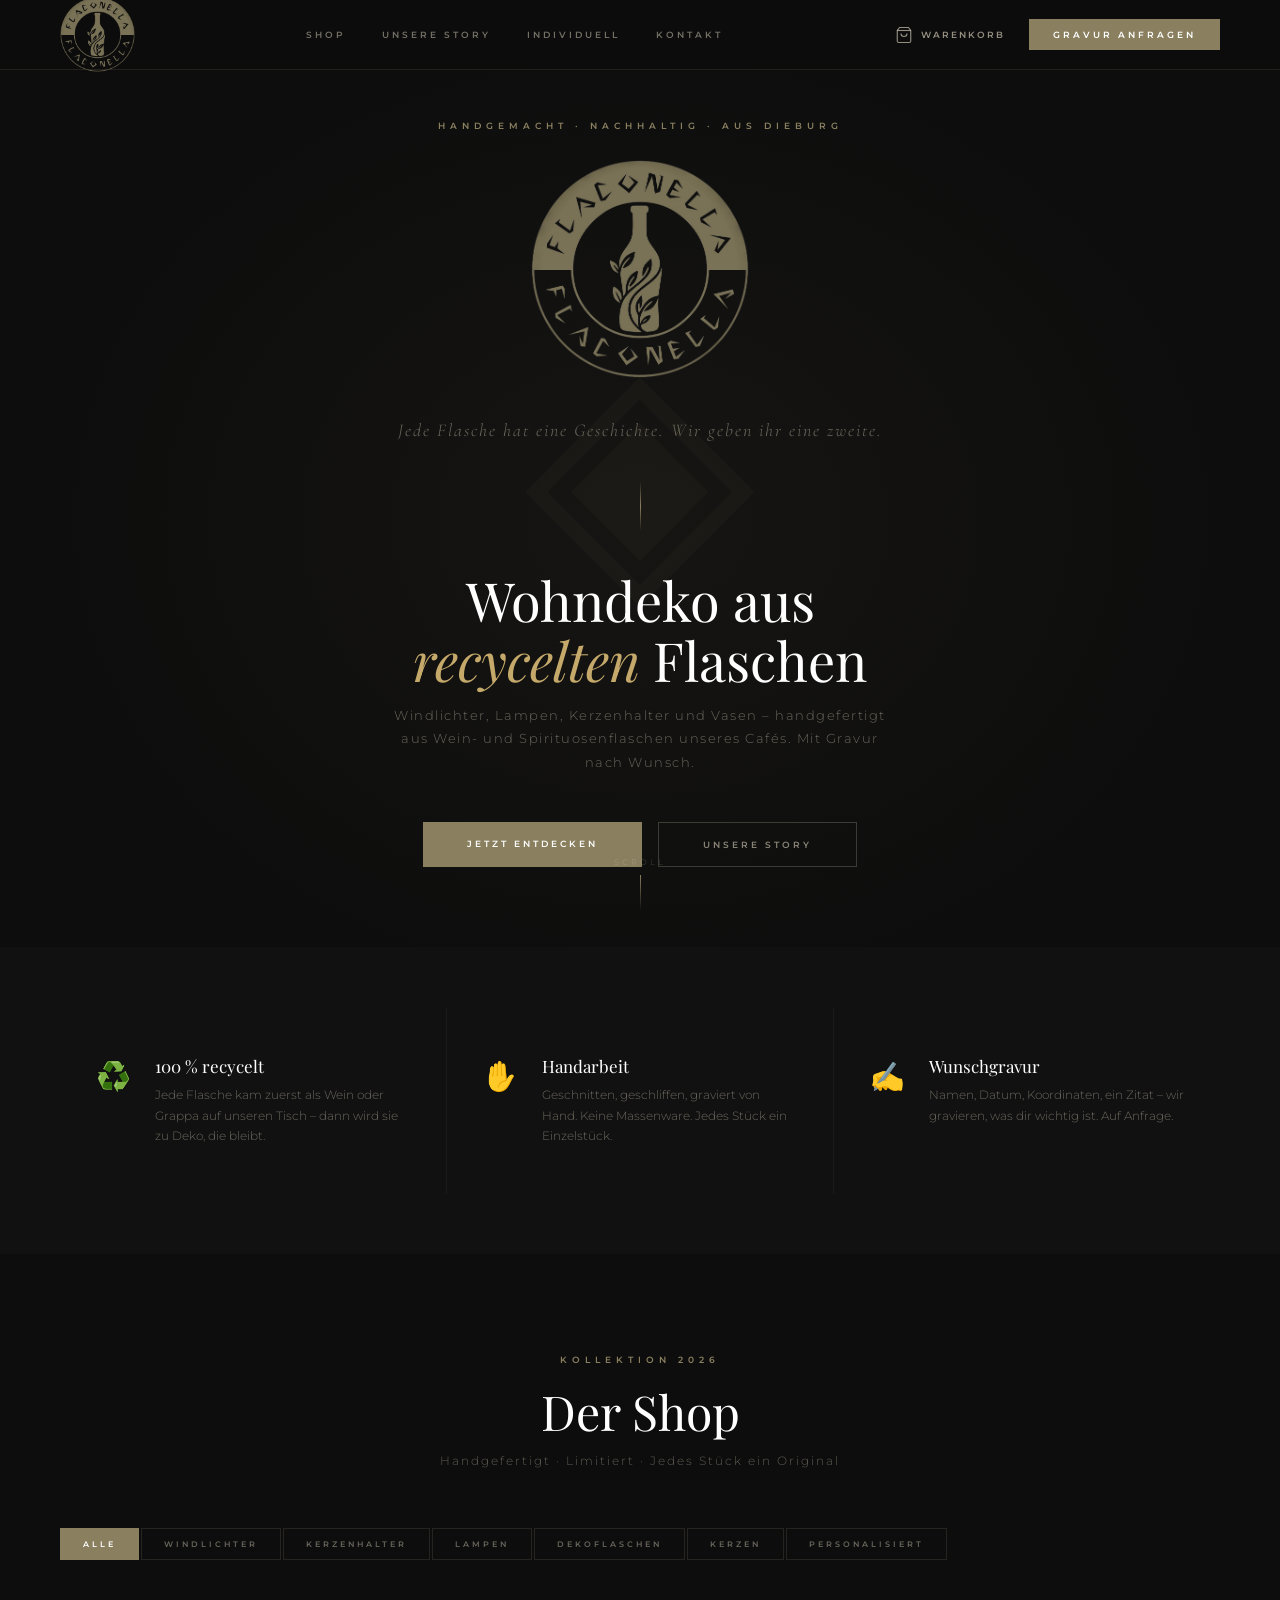
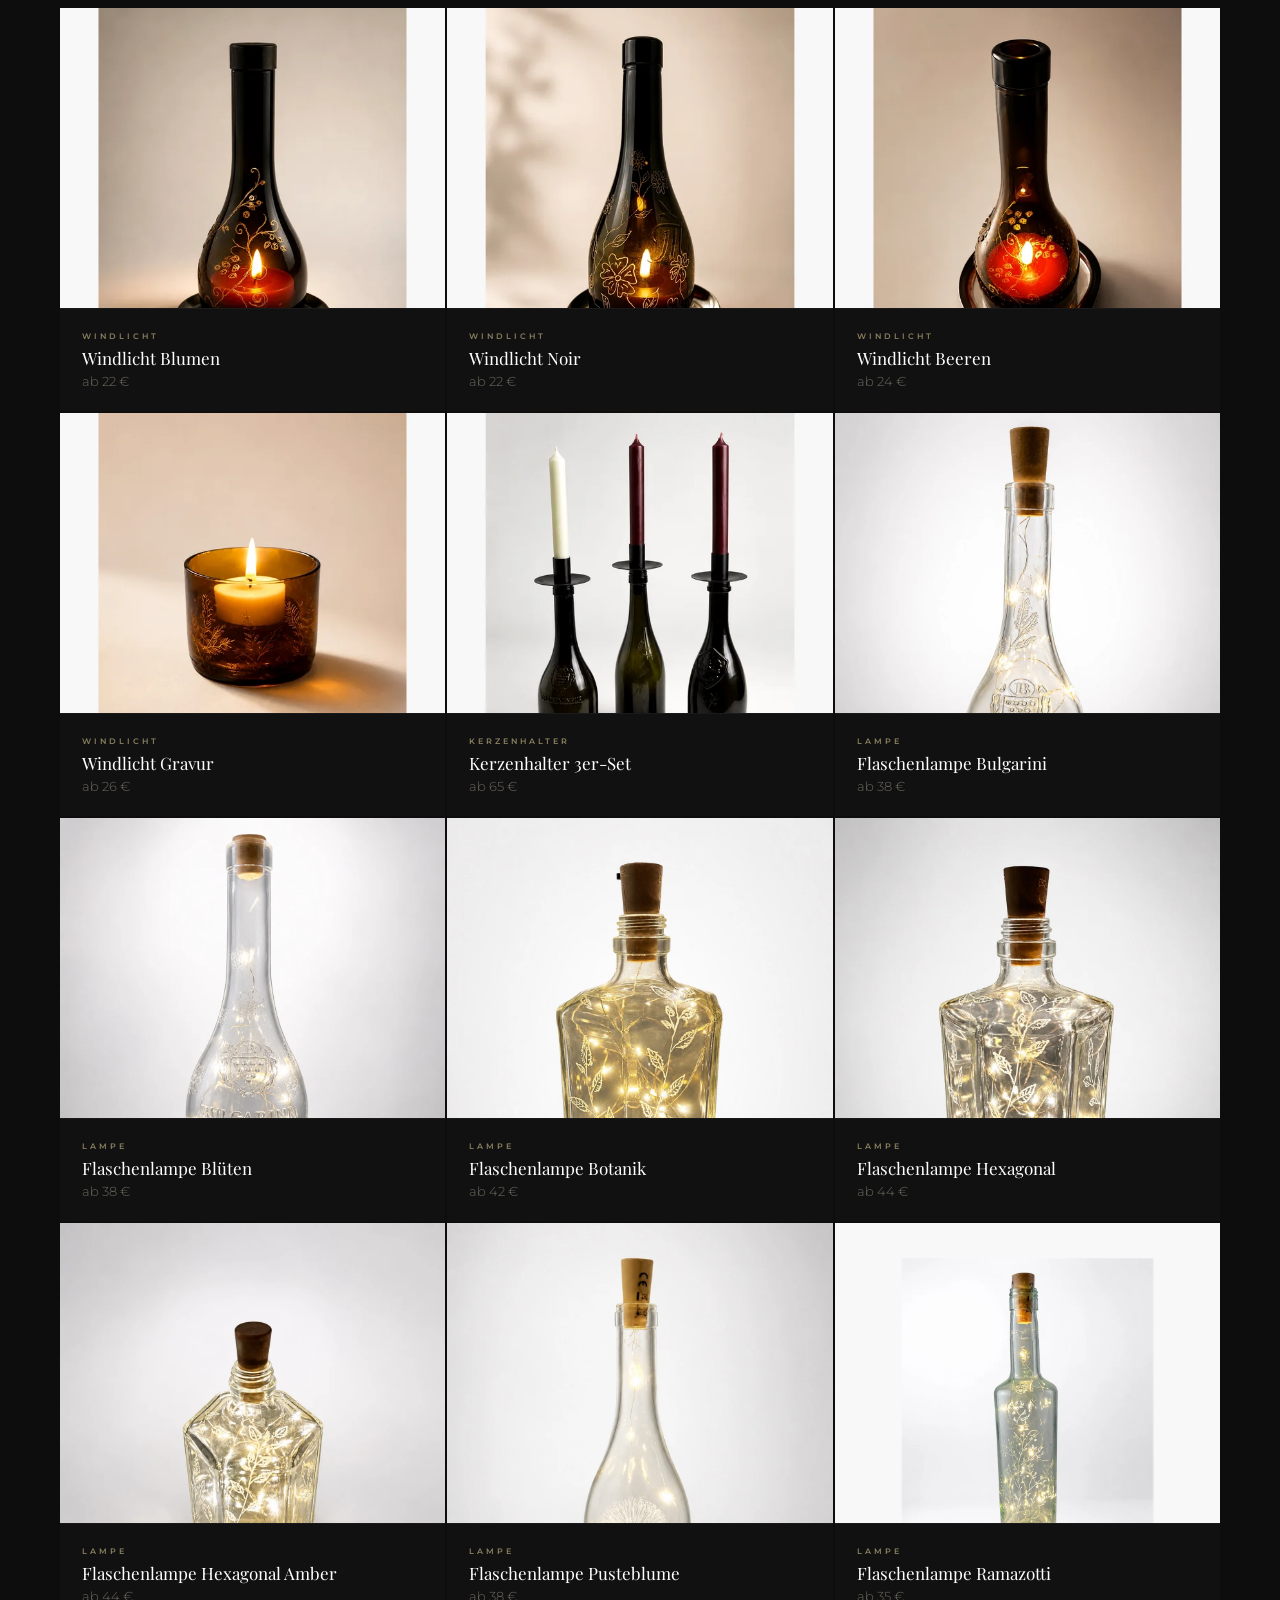
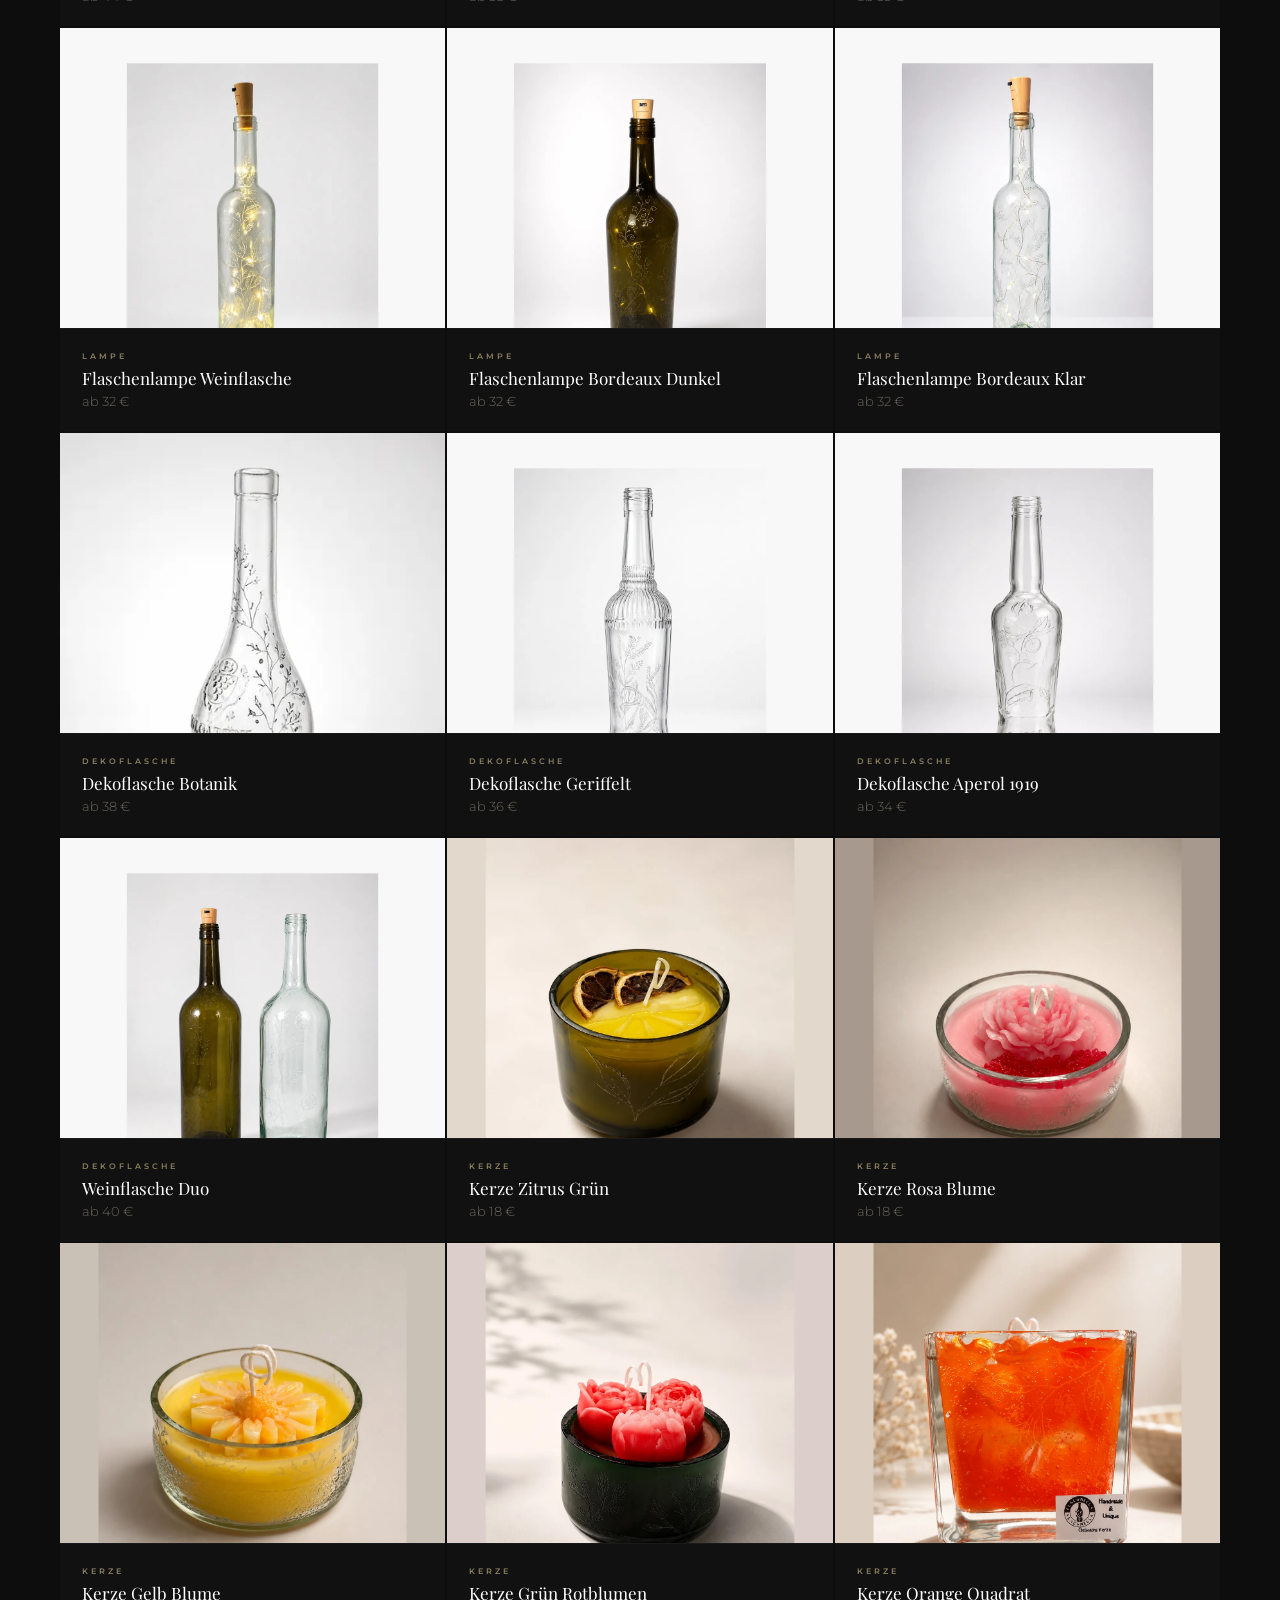
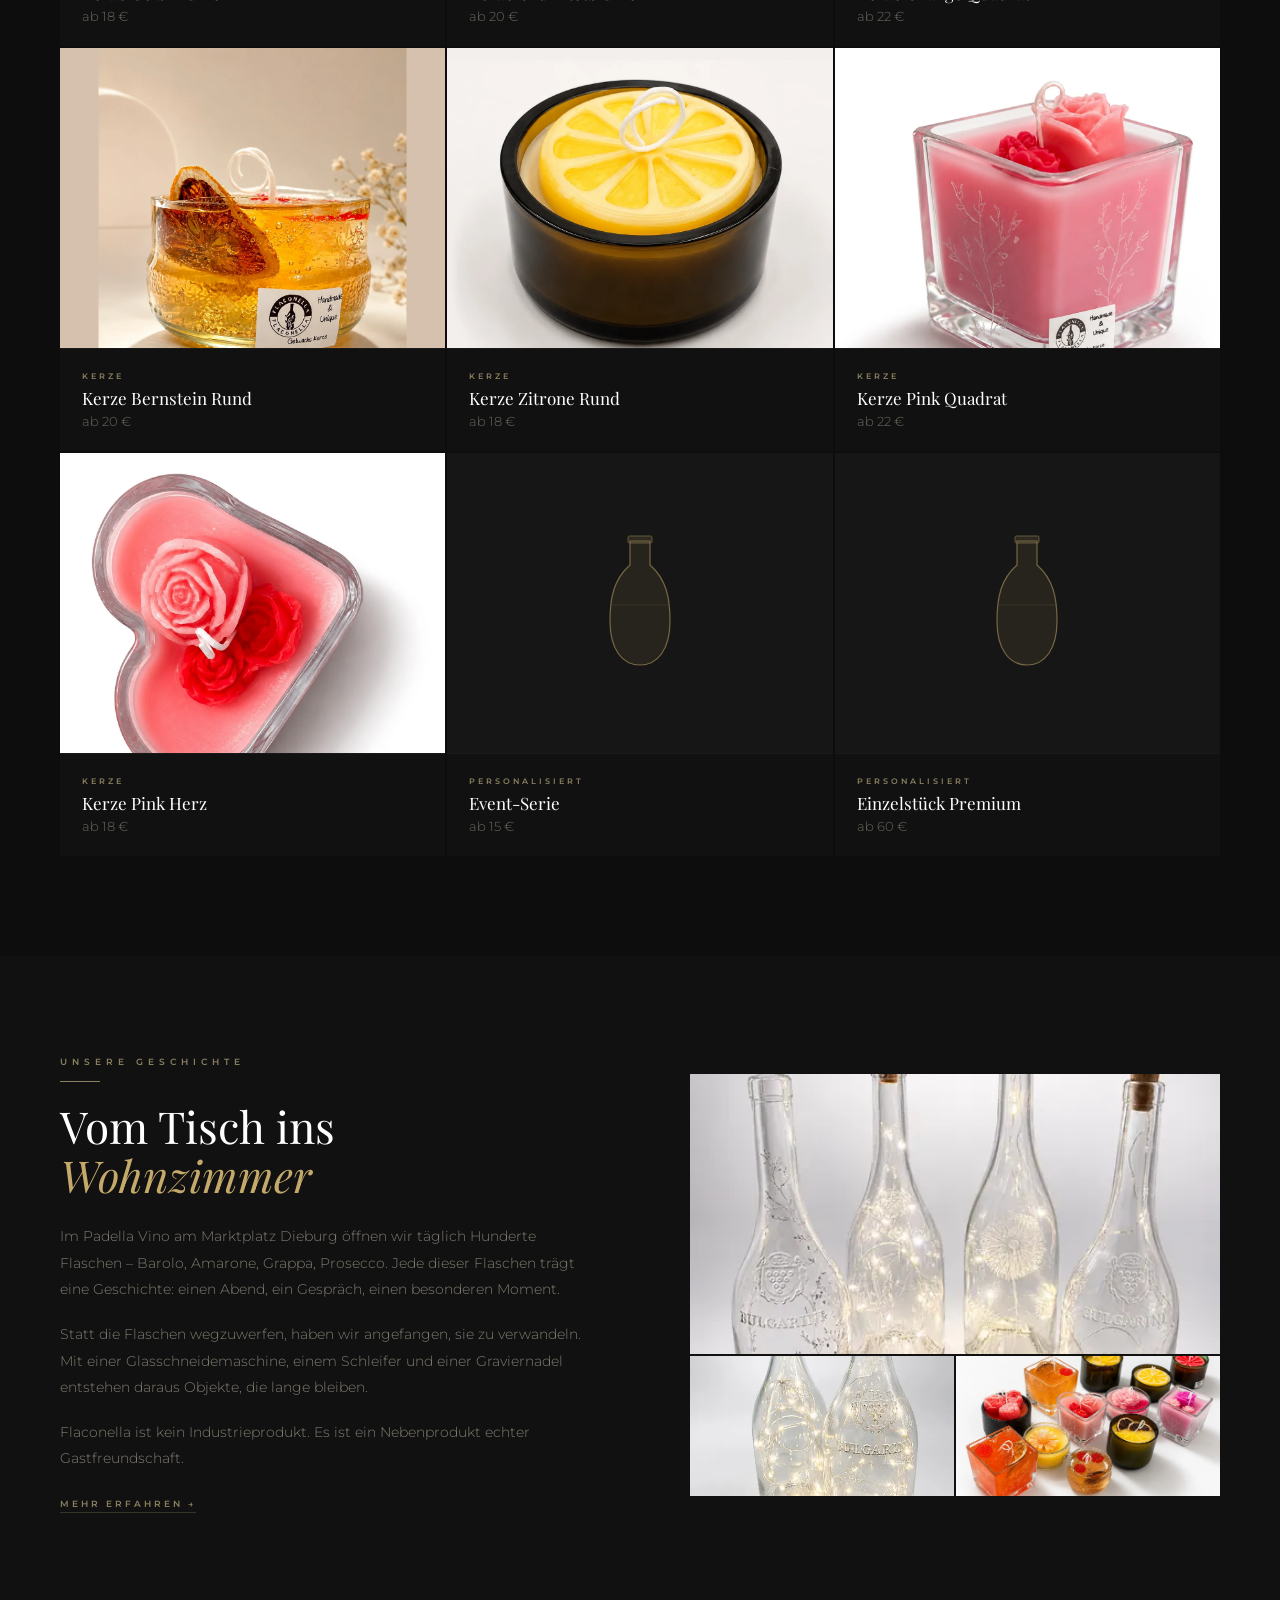
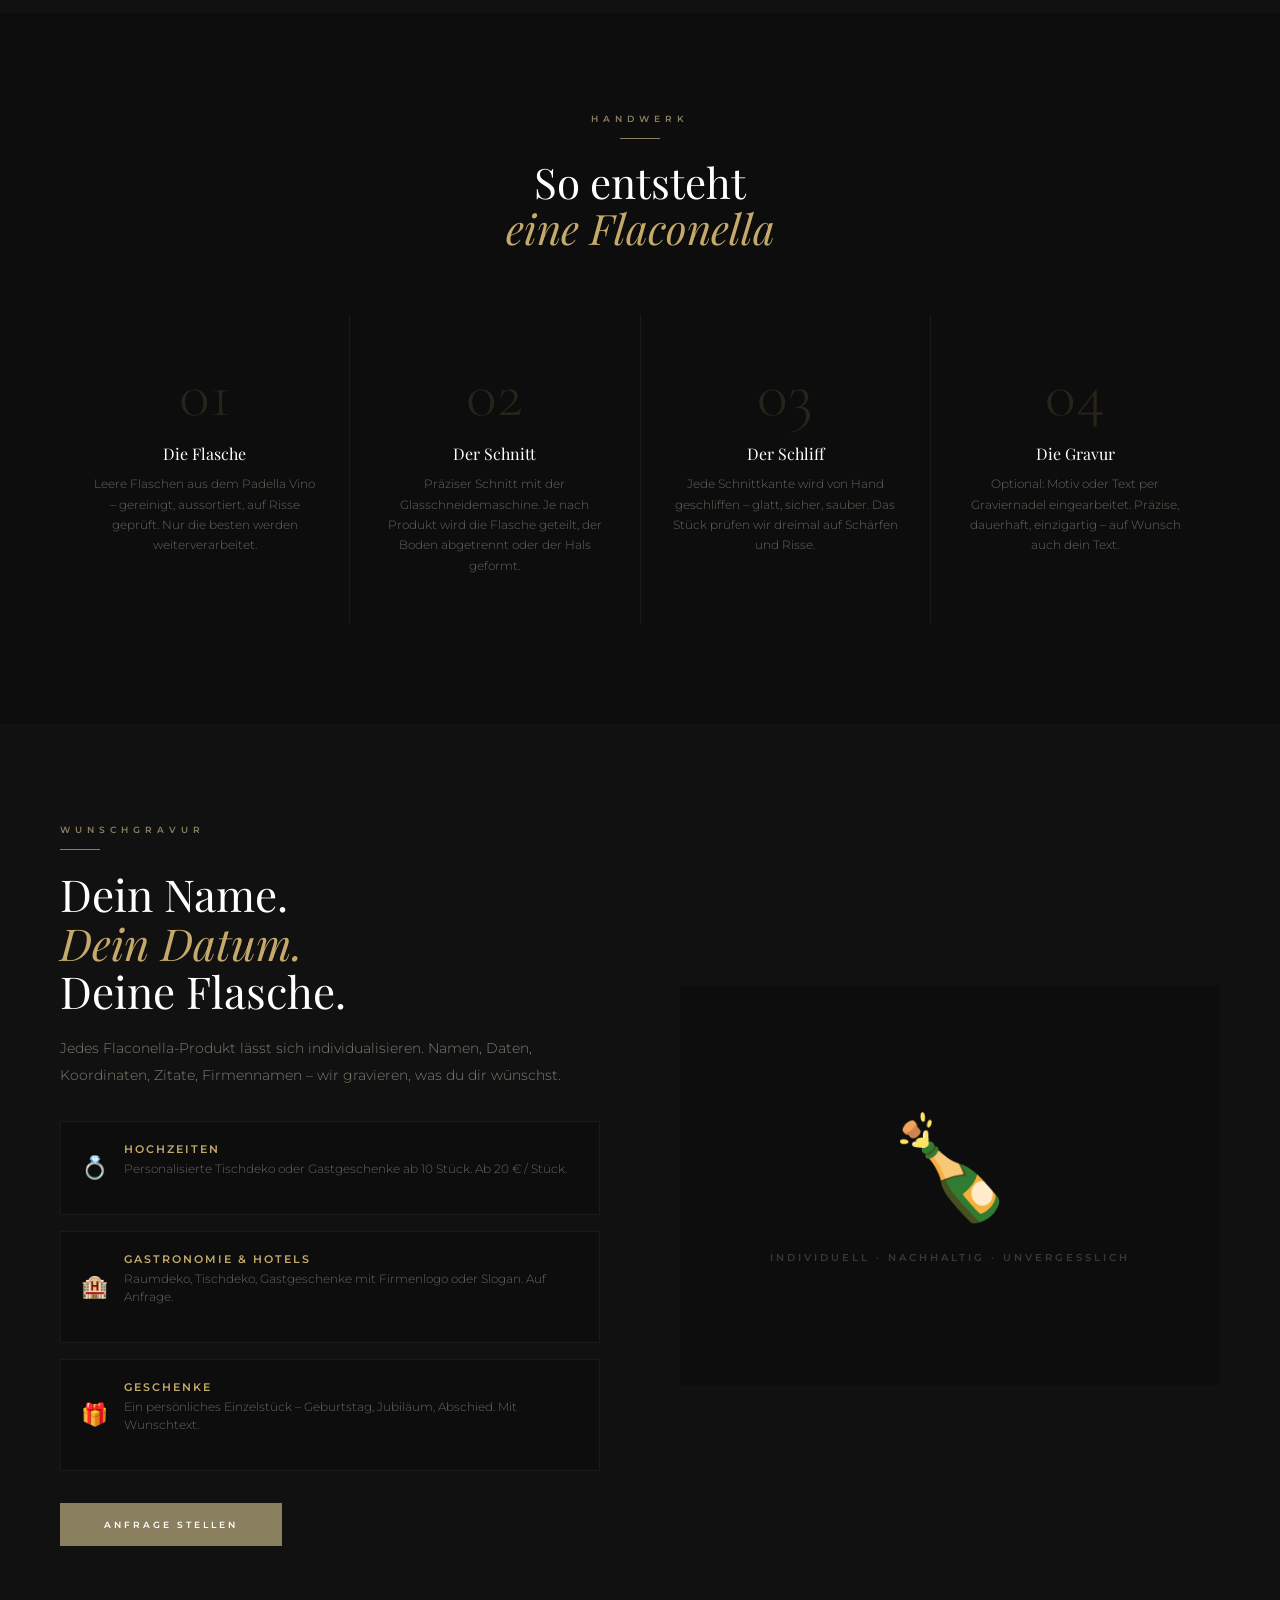
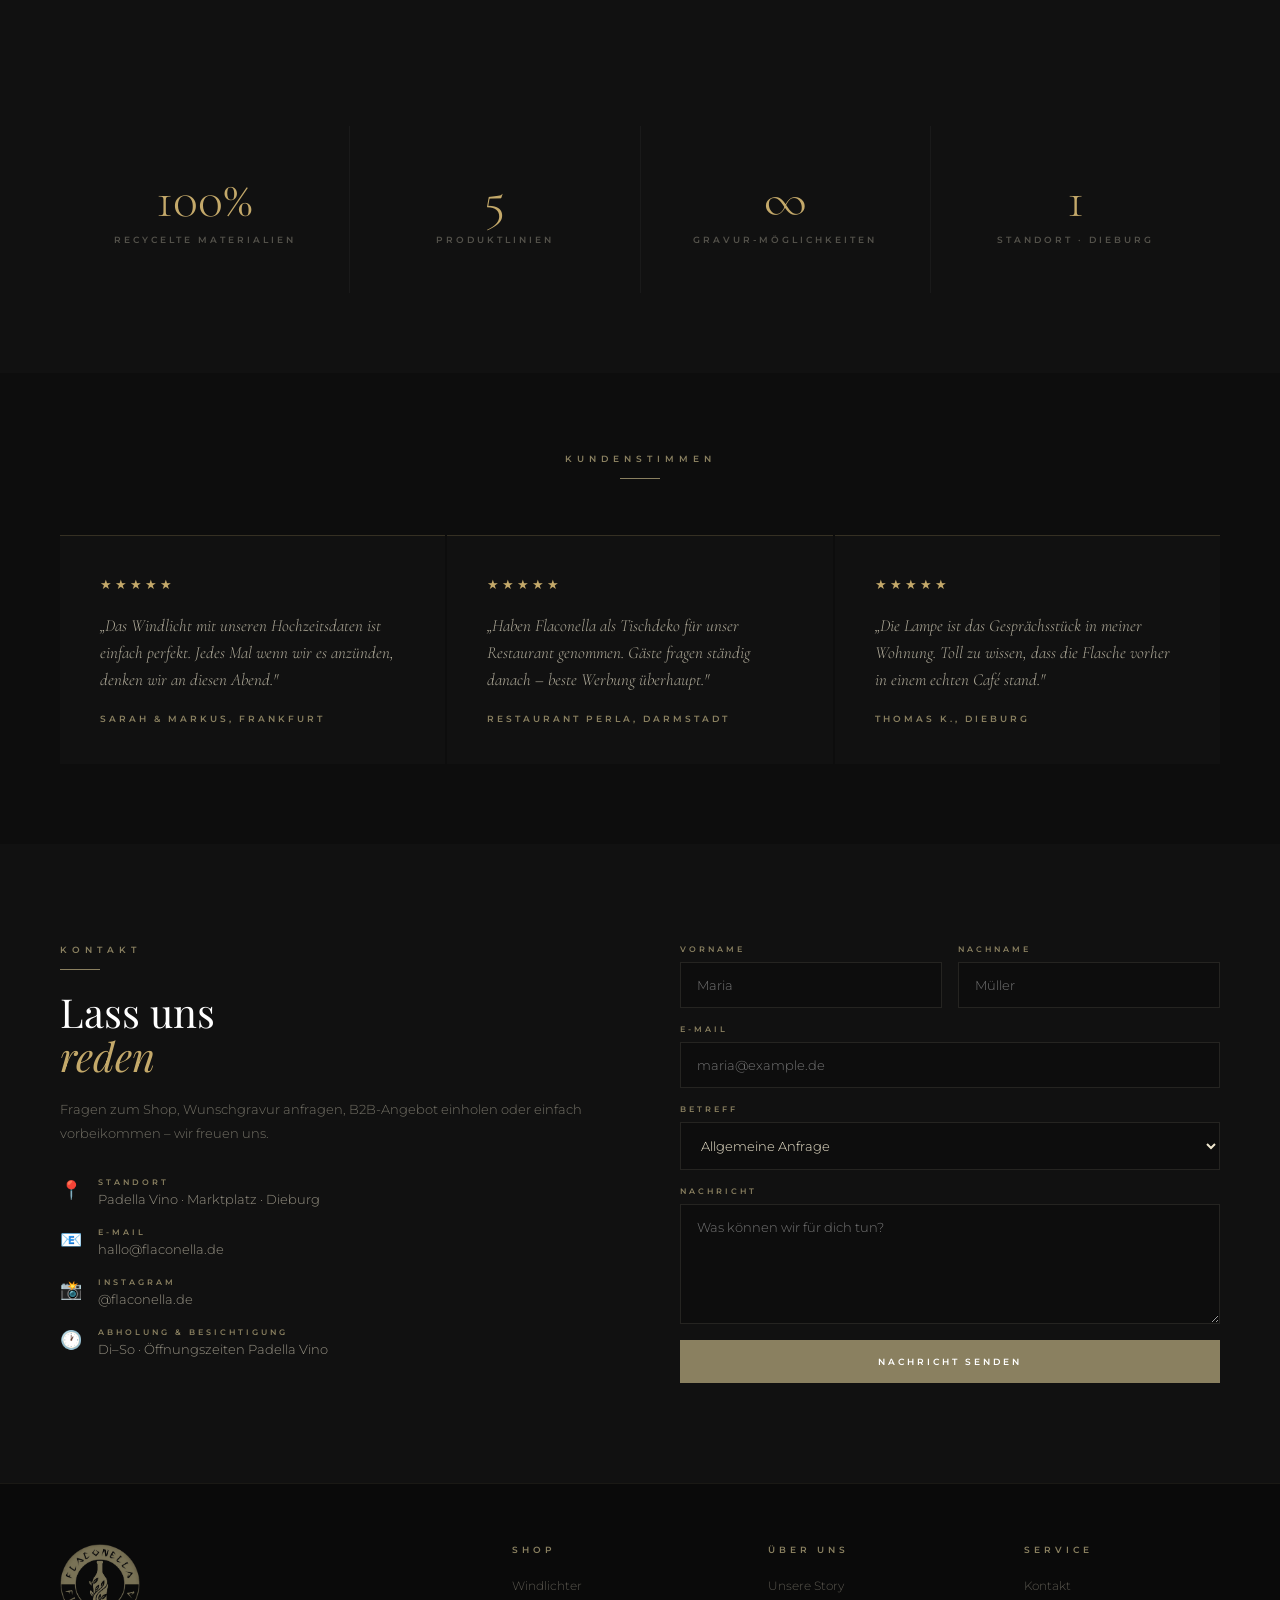
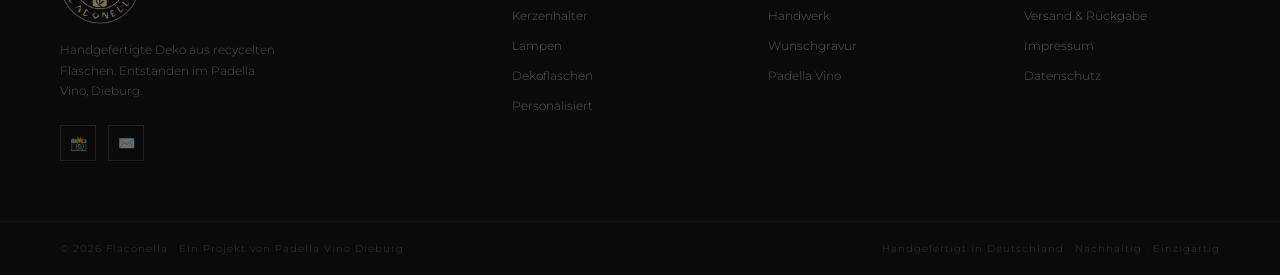
<file: index.html>
<!DOCTYPE html>
<html lang="de">
<head>
<meta charset="UTF-8">
<meta name="viewport" content="width=device-width, initial-scale=1.0">
<title>Flaconella – Handgefertigte Deko aus recycelten Flaschen</title>
<link href="https://fonts.googleapis.com/css2?family=Playfair+Display:ital,wght@0,400;0,700;1,400&family=Cormorant+Garamond:wght@300;400;500;600&family=Montserrat:wght@300;400;600&display=swap" rel="stylesheet">
<style>
*{margin:0;padding:0;box-sizing:border-box;}
html{scroll-behavior:smooth;}
body{font-family:'Montserrat',sans-serif;background:#0d0d0d;color:#f0e8d0;overflow-x:hidden;}

/* ── NAV ── */
nav{
  position:fixed;top:0;left:0;right:0;z-index:200;
  background:rgba(13,13,13,0.96);backdrop-filter:blur(12px);
  border-bottom:1px solid rgba(138,128,96,0.18);
  padding:0 60px;display:flex;align-items:center;justify-content:space-between;height:70px;
}
.nav-logo{text-decoration:none;display:flex;align-items:center;}
.nav-logo img{height:75px;width:auto;display:block;}
.nav-links{display:flex;gap:36px;}
.nav-links a{font-size:9px;letter-spacing:3px;text-transform:uppercase;color:rgba(240,232,208,0.45);text-decoration:none;transition:color 0.2s;font-weight:600;}
.nav-links a:hover{color:#c4a96a;}
.nav-right{display:flex;align-items:center;gap:24px;}
.nav-cart{background:none;border:none;cursor:pointer;display:flex;align-items:center;gap:8px;color:rgba(240,232,208,0.6);font-family:'Montserrat',sans-serif;font-size:9px;letter-spacing:2px;text-transform:uppercase;font-weight:600;transition:color 0.2s;position:relative;}
.nav-cart:hover{color:#c4a96a;}
.cart-badge{position:absolute;top:-6px;right:-10px;background:#c4a96a;color:#0d0d0d;font-size:9px;font-weight:700;width:18px;height:18px;border-radius:50%;display:flex;align-items:center;justify-content:center;opacity:0;transition:opacity 0.2s;}
.cart-badge.visible{opacity:1;}
.nav-cta{background:#8a8060;color:#fff;padding:10px 24px;font-size:9px;letter-spacing:3px;text-transform:uppercase;text-decoration:none;font-weight:600;transition:background 0.2s;}
.nav-cta:hover{background:#c4a96a;}
.nav-hamburger{display:none;flex-direction:column;gap:5px;cursor:pointer;background:none;border:none;}
.nav-hamburger span{width:22px;height:1px;background:#f0e8d0;transition:all 0.3s;}

/* ── HERO ── */
.hero{
  min-height:100vh;background:#0d0d0d;
  display:flex;flex-direction:column;align-items:center;justify-content:center;
  text-align:center;padding:120px 60px 80px;position:relative;overflow:hidden;
}
.hero::before{content:'';position:absolute;inset:0;background:radial-gradient(ellipse at 50% 55%,rgba(138,128,96,0.07) 0%,transparent 65%);}
.hero-tag{font-size:9px;letter-spacing:5px;text-transform:uppercase;color:#8a8060;margin-bottom:28px;font-weight:600;}
.hero-logo{margin-bottom:40px;display:flex;justify-content:center;}
.hero-logo img{width:220px;height:auto;display:block;position:relative;}
.hero-subtitle{font-family:'Cormorant Garamond',serif;font-size:18px;font-weight:300;font-style:italic;color:rgba(240,232,208,0.4);letter-spacing:2px;margin-bottom:40px;}
.hero-line{width:1px;height:50px;background:linear-gradient(to bottom,transparent,#8a8060,transparent);margin:0 auto 40px;}
.hero h1{font-family:'Playfair Display',serif;font-size:54px;font-weight:400;color:#fff;line-height:1.1;margin-bottom:14px;position:relative;max-width:700px;}
.hero h1 em{font-style:italic;color:#c4a96a;}
.hero-desc{font-size:13px;letter-spacing:1.5px;color:rgba(240,232,208,0.4);margin-bottom:48px;font-weight:300;max-width:500px;line-height:1.8;}
.hero-btns{display:flex;gap:16px;flex-wrap:wrap;justify-content:center;}
.btn-primary{background:#8a8060;color:#fff;padding:16px 44px;font-size:9px;letter-spacing:3px;text-transform:uppercase;text-decoration:none;font-weight:600;transition:background 0.2s;cursor:pointer;border:none;font-family:'Montserrat',sans-serif;}
.btn-primary:hover{background:#c4a96a;}
.btn-secondary{border:1px solid rgba(240,232,208,0.2);color:rgba(240,232,208,0.55);padding:16px 44px;font-size:9px;letter-spacing:3px;text-transform:uppercase;text-decoration:none;font-weight:600;transition:all 0.2s;cursor:pointer;background:none;font-family:'Montserrat',sans-serif;}
.btn-secondary:hover{border-color:#8a8060;color:#c4a96a;}
.hero-scroll{position:absolute;bottom:36px;left:50%;transform:translateX(-50%);display:flex;flex-direction:column;align-items:center;gap:8px;}
.hero-scroll span{font-size:8px;letter-spacing:3px;text-transform:uppercase;color:rgba(240,232,208,0.2);}
.scroll-line{width:1px;height:36px;background:linear-gradient(to bottom,#8a8060,transparent);}
.hero-deco{position:absolute;opacity:0.03;font-size:300px;font-family:'Cormorant Garamond',serif;color:#c4a96a;top:50%;left:50%;transform:translate(-50%,-50%);pointer-events:none;white-space:nowrap;}

/* ── SECTION COMMONS ── */
section{padding:100px 60px;}
.section-tag{font-size:9px;letter-spacing:5px;text-transform:uppercase;color:#8a8060;margin-bottom:14px;font-weight:600;display:block;}
.section-rule{width:40px;height:1px;background:#8a8060;margin-bottom:20px;}
.section-title{font-family:'Playfair Display',serif;font-size:42px;font-weight:400;color:#fff;line-height:1.1;margin-bottom:14px;}
.section-title em{font-style:italic;color:#c4a96a;}

/* ── HIGHLIGHTS ── */
.highlights{background:#111;padding:60px;}
.highlights-grid{display:grid;grid-template-columns:repeat(3,1fr);gap:1px;background:#1a1a1a;}
.highlight-item{background:#111;padding:48px 36px;display:flex;align-items:flex-start;gap:24px;}
.highlight-icon{font-size:28px;flex-shrink:0;margin-top:4px;}
.highlight-text h3{font-family:'Playfair Display',serif;font-size:17px;font-weight:400;color:#fff;margin-bottom:8px;}
.highlight-text p{font-size:12px;color:rgba(240,232,208,0.4);line-height:1.7;font-weight:300;}

/* ── SHOP ── */
.shop{background:#0d0d0d;}
.shop-header{text-align:center;margin-bottom:60px;}
.shop-header h2{font-family:'Playfair Display',serif;font-size:48px;font-weight:400;color:#fff;margin-bottom:10px;}
.shop-header p{font-size:12px;color:rgba(240,232,208,0.35);letter-spacing:2px;font-weight:300;}
.shop-filters{display:flex;gap:2px;margin-bottom:48px;flex-wrap:wrap;}
.filter-btn{background:none;border:1px solid rgba(240,232,208,0.1);color:rgba(240,232,208,0.4);padding:10px 22px;font-size:8px;letter-spacing:3px;text-transform:uppercase;font-weight:600;cursor:pointer;transition:all 0.2s;font-family:'Montserrat',sans-serif;}
.filter-btn:hover,.filter-btn.active{background:#8a8060;border-color:#8a8060;color:#fff;}
.shop-grid{display:grid;grid-template-columns:repeat(3,1fr);gap:2px;}
.product-card{background:#111;position:relative;overflow:hidden;cursor:pointer;transition:transform 0.3s;}
.product-card:hover{transform:translateY(-2px);}
.product-card:hover .product-overlay{opacity:1;}
.product-img{width:100%;height:300px;background:#161616;display:flex;align-items:center;justify-content:center;position:relative;overflow:hidden;}
.product-img img{width:100%;height:100%;object-fit:cover;object-position:center top;transition:transform 0.5s ease;}
.product-card:hover .product-img img{transform:scale(1.04);}
.product-img svg{transition:transform 0.4s;}
.product-card:hover .product-img svg{transform:scale(1.05);}
.modal-img img{width:100%;height:100%;object-fit:cover;object-position:center top;}
.product-overlay{position:absolute;inset:0;background:rgba(13,13,13,0.88);opacity:0;transition:opacity 0.3s;display:flex;align-items:center;justify-content:center;gap:12px;flex-direction:column;}
.overlay-btn{border:1px solid rgba(196,169,106,0.5);color:#c4a96a;padding:11px 28px;font-size:8px;letter-spacing:3px;text-transform:uppercase;font-weight:600;cursor:pointer;background:none;font-family:'Montserrat',sans-serif;transition:all 0.2s;}
.overlay-btn:hover{background:#c4a96a;color:#0d0d0d;border-color:#c4a96a;}
.overlay-btn.cart-direct{background:#8a8060;border-color:#8a8060;color:#fff;}
.overlay-btn.cart-direct:hover{background:#c4a96a;border-color:#c4a96a;}
.product-info{padding:22px;border-top:1px solid #1a1a1a;}
.product-cat{font-size:8px;letter-spacing:3px;text-transform:uppercase;color:#8a8060;margin-bottom:6px;display:block;font-weight:600;}
.product-name{font-family:'Playfair Display',serif;font-size:17px;color:#fff;margin-bottom:4px;}
.product-price{font-size:13px;color:rgba(240,232,208,0.4);font-weight:300;}
.product-badge{position:absolute;top:14px;left:14px;background:#8a8060;color:#fff;font-size:7px;letter-spacing:2px;text-transform:uppercase;padding:5px 10px;font-weight:700;}
.product-badge.custom{background:#c4a96a;}
.product-card.hidden{display:none;}

/* ── STORY ── */
.story{background:#111;}
.story-grid{display:grid;grid-template-columns:1fr 1fr;gap:100px;align-items:center;}
.story-text .section-tag{display:block;}
.story-text h2{font-family:'Playfair Display',serif;font-size:44px;font-weight:400;color:#fff;line-height:1.1;margin-bottom:24px;}
.story-text h2 em{font-style:italic;color:#c4a96a;}
.story-text p{font-size:14px;color:rgba(240,232,208,0.5);line-height:1.9;font-weight:300;margin-bottom:18px;}
.story-link{font-size:9px;letter-spacing:3px;text-transform:uppercase;color:#8a8060;text-decoration:none;font-weight:600;border-bottom:1px solid rgba(138,128,96,0.3);padding-bottom:3px;display:inline-block;margin-top:8px;}
.story-link:hover{color:#c4a96a;border-color:#c4a96a;}
.story-visual{display:flex;flex-direction:column;gap:2px;}
.story-img-main{width:100%;height:280px;background:#161616;display:flex;align-items:center;justify-content:center;}
.story-img-row{display:grid;grid-template-columns:1fr 1fr;gap:2px;}
.story-img-small{height:140px;background:#1a1a1a;display:flex;align-items:center;justify-content:center;}
.story-img-main svg,.story-img-small svg{opacity:0.25;}
.img-caption{font-size:8px;letter-spacing:2px;text-transform:uppercase;color:rgba(240,232,208,0.12);}

/* ── PROCESS ── */
.process{background:#0d0d0d;}
.process-header{text-align:center;margin-bottom:64px;}
.process-steps{display:grid;grid-template-columns:repeat(4,1fr);gap:1px;background:#1a1a1a;}
.step{background:#0d0d0d;padding:48px 32px;text-align:center;}
.step-num{font-family:'Cormorant Garamond',serif;font-size:64px;font-weight:300;color:rgba(196,169,106,0.15);line-height:1;margin-bottom:16px;}
.step h3{font-family:'Playfair Display',serif;font-size:16px;font-weight:400;color:#fff;margin-bottom:10px;}
.step p{font-size:12px;color:rgba(240,232,208,0.4);line-height:1.7;font-weight:300;}

/* ── CUSTOM ── */
.custom{background:#111;}
.custom-grid{display:grid;grid-template-columns:1fr 1fr;gap:80px;align-items:center;}
.custom-text h2{font-family:'Playfair Display',serif;font-size:44px;font-weight:400;color:#fff;line-height:1.1;margin-bottom:20px;}
.custom-text h2 em{font-style:italic;color:#c4a96a;}
.custom-text p{font-size:14px;color:rgba(240,232,208,0.5);line-height:1.9;font-weight:300;margin-bottom:16px;}
.custom-options{display:flex;flex-direction:column;gap:16px;margin:32px 0;}
.custom-option{display:flex;align-items:center;gap:16px;padding:20px;background:#0d0d0d;border:1px solid rgba(240,232,208,0.06);}
.custom-option-icon{font-size:22px;flex-shrink:0;}
.custom-option h4{font-size:11px;letter-spacing:2px;text-transform:uppercase;color:#c4a96a;margin-bottom:4px;font-weight:600;}
.custom-option p{font-size:12px;color:rgba(240,232,208,0.4);font-weight:300;line-height:1.5;}
.custom-visual{background:#0d0d0d;padding:60px;display:flex;align-items:center;justify-content:center;min-height:400px;}
.custom-badge-display{text-align:center;}
.custom-badge-display .big-icon{font-size:100px;display:block;margin-bottom:24px;}
.custom-badge-display p{font-size:10px;letter-spacing:3px;text-transform:uppercase;color:rgba(240,232,208,0.2);font-weight:600;}

/* ── NUMBERS ── */
.numbers{background:#111;padding:80px 60px;}
.numbers-grid{display:grid;grid-template-columns:repeat(4,1fr);gap:1px;background:#1a1a1a;}
.number-item{background:#111;padding:48px 36px;text-align:center;}
.number-val{font-family:'Cormorant Garamond',serif;font-size:52px;font-weight:300;color:#c4a96a;line-height:1;margin-bottom:8px;}
.number-label{font-size:9px;letter-spacing:3px;text-transform:uppercase;color:rgba(240,232,208,0.3);font-weight:600;}

/* ── TESTIMONIALS ── */
.testimonials{background:#0d0d0d;padding:80px 60px;}
.testimonials-header{text-align:center;margin-bottom:56px;}
.testimonials-grid{display:grid;grid-template-columns:repeat(3,1fr);gap:2px;}
.testimonial{background:#111;padding:40px;border-top:1px solid rgba(196,169,106,0.2);}
.testimonial-stars{color:#c4a96a;font-size:13px;letter-spacing:3px;margin-bottom:20px;}
.testimonial blockquote{font-family:'Cormorant Garamond',serif;font-size:17px;font-style:italic;color:rgba(240,232,208,0.7);line-height:1.6;margin-bottom:20px;font-weight:300;}
.testimonial-author{font-size:9px;letter-spacing:3px;text-transform:uppercase;color:#8a8060;font-weight:600;}

/* ── CONTACT ── */
.contact{background:#111;}
.contact-grid{display:grid;grid-template-columns:1fr 1fr;gap:80px;}
.contact-info h2{font-family:'Playfair Display',serif;font-size:40px;font-weight:400;color:#fff;line-height:1.1;margin-bottom:20px;}
.contact-info h2 em{font-style:italic;color:#c4a96a;}
.contact-info p{font-size:13px;color:rgba(240,232,208,0.45);line-height:1.8;font-weight:300;margin-bottom:32px;}
.contact-details{display:flex;flex-direction:column;gap:20px;}
.contact-detail{display:flex;gap:16px;align-items:flex-start;}
.cd-icon{font-size:18px;flex-shrink:0;margin-top:2px;}
.cd-label{font-size:8px;letter-spacing:3px;text-transform:uppercase;color:#8a8060;font-weight:600;margin-bottom:4px;}
.cd-value{font-size:13px;color:rgba(240,232,208,0.6);font-weight:300;}
.contact-form{display:flex;flex-direction:column;gap:16px;}
.form-row{display:grid;grid-template-columns:1fr 1fr;gap:16px;}
.form-group{display:flex;flex-direction:column;gap:8px;}
.form-group label{font-size:8px;letter-spacing:3px;text-transform:uppercase;color:#8a8060;font-weight:600;}
.form-group input,.form-group textarea,.form-group select{background:#0d0d0d;border:1px solid rgba(240,232,208,0.1);color:#f0e8d0;padding:14px 16px;font-family:'Montserrat',sans-serif;font-size:13px;font-weight:300;outline:none;transition:border-color 0.2s;width:100%;}
.form-group input:focus,.form-group textarea:focus,.form-group select:focus{border-color:#8a8060;}
.form-group textarea{resize:vertical;min-height:120px;}
.form-group select option{background:#0d0d0d;}
.form-submit{background:#8a8060;color:#fff;padding:16px;font-size:9px;letter-spacing:3px;text-transform:uppercase;font-weight:600;cursor:pointer;border:none;font-family:'Montserrat',sans-serif;transition:background 0.2s;width:100%;}
.form-submit:hover{background:#c4a96a;}

/* ── FOOTER ── */
footer{background:#0a0a0a;border-top:1px solid rgba(138,128,96,0.12);padding:60px;display:grid;grid-template-columns:2fr 1fr 1fr 1fr;gap:60px;}
.footer-brand{display:flex;flex-direction:column;gap:16px;}
.footer-logo{display:flex;align-items:center;}
.footer-logo img{height:80px;width:auto;display:block;}
.footer-tagline{font-size:12px;color:rgba(240,232,208,0.3);line-height:1.7;font-weight:300;max-width:220px;}
.footer-social{display:flex;gap:12px;margin-top:8px;}
.social-icon{width:36px;height:36px;border:1px solid rgba(240,232,208,0.1);display:flex;align-items:center;justify-content:center;font-size:14px;cursor:pointer;transition:border-color 0.2s,color 0.2s;text-decoration:none;color:rgba(240,232,208,0.4);}
.social-icon:hover{border-color:#c4a96a;color:#c4a96a;}
.footer-col h4{font-size:9px;letter-spacing:4px;text-transform:uppercase;color:#8a8060;font-weight:600;margin-bottom:20px;}
.footer-col ul{list-style:none;display:flex;flex-direction:column;gap:11px;}
.footer-col ul li a{font-size:12px;color:rgba(240,232,208,0.35);text-decoration:none;font-weight:300;transition:color 0.2s;}
.footer-col ul li a:hover{color:#c4a96a;}
.footer-bottom{background:#0a0a0a;border-top:1px solid rgba(138,128,96,0.08);padding:20px 60px;display:flex;justify-content:space-between;align-items:center;}
.footer-bottom p{font-size:10px;color:rgba(240,232,208,0.2);letter-spacing:1px;font-weight:300;}
.footer-bottom a{color:rgba(240,232,208,0.2);text-decoration:none;}
.footer-bottom a:hover{color:#c4a96a;}

/* ── CART SIDEBAR ── */
.cart-overlay{position:fixed;inset:0;background:rgba(0,0,0,0.6);z-index:300;opacity:0;pointer-events:none;transition:opacity 0.3s;backdrop-filter:blur(4px);}
.cart-overlay.open{opacity:1;pointer-events:all;}
.cart-sidebar{position:fixed;top:0;right:0;bottom:0;width:420px;background:#111;z-index:301;transform:translateX(100%);transition:transform 0.35s cubic-bezier(.4,0,.2,1);display:flex;flex-direction:column;border-left:1px solid rgba(138,128,96,0.15);}
.cart-sidebar.open{transform:translateX(0);}
.cart-header{padding:28px 32px;border-bottom:1px solid rgba(240,232,208,0.08);display:flex;justify-content:space-between;align-items:center;}
.cart-header h3{font-family:'Playfair Display',serif;font-size:20px;font-weight:400;color:#fff;}
.cart-close{background:none;border:none;cursor:pointer;color:rgba(240,232,208,0.4);font-size:20px;transition:color 0.2s;line-height:1;}
.cart-close:hover{color:#c4a96a;}
.cart-items{flex:1;overflow-y:auto;padding:24px 32px;display:flex;flex-direction:column;gap:20px;}
.cart-empty{display:flex;flex-direction:column;align-items:center;justify-content:center;height:100%;gap:16px;}
.cart-empty-icon{font-size:48px;opacity:0.15;}
.cart-empty p{font-size:12px;color:rgba(240,232,208,0.3);letter-spacing:2px;text-transform:uppercase;font-weight:600;}
.cart-item{display:flex;gap:16px;align-items:flex-start;padding-bottom:20px;border-bottom:1px solid rgba(240,232,208,0.06);}
.cart-item-img{width:70px;height:70px;background:#0d0d0d;flex-shrink:0;display:flex;align-items:center;justify-content:center;font-size:28px;}
.cart-item-info{flex:1;}
.cart-item-name{font-family:'Playfair Display',serif;font-size:14px;color:#fff;margin-bottom:4px;}
.cart-item-variant{font-size:9px;letter-spacing:2px;text-transform:uppercase;color:#8a8060;margin-bottom:8px;font-weight:600;}
.cart-item-engraving{font-size:10px;color:rgba(240,232,208,0.35);font-style:italic;margin-bottom:8px;}
.cart-item-price{font-size:13px;color:#c4a96a;font-weight:300;}
.cart-item-qty{display:flex;align-items:center;gap:10px;margin-top:10px;}
.qty-btn{width:24px;height:24px;border:1px solid rgba(240,232,208,0.15);background:none;color:rgba(240,232,208,0.6);cursor:pointer;font-size:14px;display:flex;align-items:center;justify-content:center;transition:all 0.2s;}
.qty-btn:hover{border-color:#8a8060;color:#c4a96a;}
.qty-num{font-size:12px;color:#f0e8d0;min-width:20px;text-align:center;}
.cart-item-remove{background:none;border:none;cursor:pointer;color:rgba(240,232,208,0.2);font-size:16px;padding:2px;transition:color 0.2s;align-self:center;margin-left:auto;}
.cart-item-remove:hover{color:#c4a96a;}
.cart-footer{padding:24px 32px;border-top:1px solid rgba(240,232,208,0.08);}
.cart-subtotal{display:flex;justify-content:space-between;margin-bottom:8px;}
.cart-subtotal span{font-size:11px;color:rgba(240,232,208,0.4);letter-spacing:2px;text-transform:uppercase;font-weight:600;}
.cart-subtotal strong{font-family:'Cormorant Garamond',serif;font-size:20px;color:#c4a96a;font-weight:400;}
.cart-note{font-size:10px;color:rgba(240,232,208,0.2);margin-bottom:20px;line-height:1.6;}
.cart-checkout-btn{background:#8a8060;color:#fff;width:100%;padding:16px;font-size:9px;letter-spacing:3px;text-transform:uppercase;font-weight:600;cursor:pointer;border:none;font-family:'Montserrat',sans-serif;transition:background 0.2s;}
.cart-checkout-btn:hover{background:#c4a96a;}
.cart-checkout-btn:disabled{opacity:0.4;cursor:not-allowed;}

/* ── PRODUCT MODAL ── */
.modal-overlay{position:fixed;inset:0;background:rgba(0,0,0,0.8);z-index:400;opacity:0;pointer-events:none;transition:opacity 0.3s;backdrop-filter:blur(6px);display:flex;align-items:center;justify-content:center;padding:40px;}
.modal-overlay.open{opacity:1;pointer-events:all;}
.modal{background:#111;max-width:860px;width:100%;max-height:90vh;overflow-y:auto;position:relative;border:1px solid rgba(138,128,96,0.12);}
.modal-close{position:absolute;top:20px;right:20px;background:none;border:none;cursor:pointer;color:rgba(240,232,208,0.4);font-size:22px;z-index:1;transition:color 0.2s;line-height:1;}
.modal-close:hover{color:#c4a96a;}
.modal-grid{display:grid;grid-template-columns:1fr 1fr;}
.modal-img{background:#0d0d0d;display:flex;align-items:center;justify-content:center;height:400px;overflow:hidden;}
.modal-info{padding:48px 40px;display:flex;flex-direction:column;}
.modal-cat{font-size:8px;letter-spacing:4px;text-transform:uppercase;color:#8a8060;margin-bottom:12px;font-weight:600;}
.modal-name{font-family:'Playfair Display',serif;font-size:28px;font-weight:400;color:#fff;line-height:1.15;margin-bottom:6px;}
.modal-tagline{font-size:12px;color:rgba(240,232,208,0.35);font-style:italic;margin-bottom:20px;font-weight:300;}
.modal-price{font-family:'Cormorant Garamond',serif;font-size:32px;color:#c4a96a;font-weight:300;margin-bottom:24px;}
.modal-desc{font-size:13px;color:rgba(240,232,208,0.5);line-height:1.8;font-weight:300;margin-bottom:28px;}
.modal-divider{width:40px;height:1px;background:#8a8060;margin-bottom:24px;}
.modal-option-label{font-size:8px;letter-spacing:3px;text-transform:uppercase;color:#8a8060;font-weight:600;margin-bottom:10px;}
.variant-selector{display:flex;flex-direction:column;gap:8px;margin-bottom:20px;}
.variant-option{display:flex;align-items:center;gap:10px;padding:12px 16px;background:#0d0d0d;border:1px solid rgba(240,232,208,0.08);cursor:pointer;transition:all 0.2s;}
.variant-option:hover,.variant-option.selected{border-color:#8a8060;}
.variant-option input[type=radio]{accent-color:#c4a96a;}
.variant-option-name{font-size:12px;color:rgba(240,232,208,0.7);flex:1;}
.variant-option-price{font-size:12px;color:#c4a96a;font-weight:300;}
.engraving-field{display:flex;flex-direction:column;gap:8px;margin-bottom:24px;}
.engraving-field input{background:#0d0d0d;border:1px solid rgba(240,232,208,0.1);color:#f0e8d0;padding:12px 14px;font-family:'Montserrat',sans-serif;font-size:12px;font-weight:300;outline:none;transition:border-color 0.2s;}
.engraving-field input:focus{border-color:#8a8060;}
.engraving-field input::placeholder{color:rgba(240,232,208,0.2);}
.modal-add-btn{background:#8a8060;color:#fff;width:100%;padding:16px;font-size:9px;letter-spacing:3px;text-transform:uppercase;font-weight:600;cursor:pointer;border:none;font-family:'Montserrat',sans-serif;transition:background 0.2s;margin-top:auto;}
.modal-add-btn:hover{background:#c4a96a;}

/* ── CHECKOUT MODAL ── */
.checkout-modal{background:#111;max-width:640px;width:100%;position:relative;border:1px solid rgba(138,128,96,0.12);max-height:90vh;overflow-y:auto;}
.checkout-header{padding:32px 40px;border-bottom:1px solid rgba(240,232,208,0.08);}
.checkout-header h3{font-family:'Playfair Display',serif;font-size:26px;font-weight:400;color:#fff;}
.checkout-header p{font-size:12px;color:rgba(240,232,208,0.3);font-weight:300;margin-top:4px;}
.checkout-body{padding:36px 40px;display:flex;flex-direction:column;gap:20px;}
.checkout-section-title{font-size:9px;letter-spacing:3px;text-transform:uppercase;color:#8a8060;font-weight:600;margin-bottom:4px;}
.checkout-order-summary{background:#0d0d0d;padding:20px;margin-bottom:4px;}
.checkout-order-line{display:flex;justify-content:space-between;padding:6px 0;border-bottom:1px solid rgba(240,232,208,0.05);font-size:12px;}
.checkout-order-line:last-child{border-bottom:none;font-weight:600;color:#c4a96a;padding-top:12px;}
.checkout-total{display:flex;justify-content:space-between;padding:16px 0 0;font-size:14px;color:#fff;}
.checkout-total strong{font-family:'Cormorant Garamond',serif;font-size:22px;color:#c4a96a;}
.checkout-payment-info{background:#0d0d0d;padding:20px;border-left:2px solid #8a8060;}
.checkout-payment-info h4{font-size:9px;letter-spacing:3px;text-transform:uppercase;color:#c4a96a;font-weight:600;margin-bottom:12px;}
.checkout-payment-info p{font-size:12px;color:rgba(240,232,208,0.5);line-height:1.7;font-weight:300;}
.checkout-payment-info strong{color:#f0e8d0;}
.checkout-submit{background:#8a8060;color:#fff;width:100%;padding:18px;font-size:9px;letter-spacing:3px;text-transform:uppercase;font-weight:600;cursor:pointer;border:none;font-family:'Montserrat',sans-serif;transition:background 0.2s;}
.checkout-submit:hover{background:#c4a96a;}
.checkout-note{font-size:10px;color:rgba(240,232,208,0.2);text-align:center;line-height:1.6;}

/* ── SUCCESS MODAL ── */
.success-modal{background:#111;max-width:480px;width:100%;padding:60px 48px;text-align:center;border:1px solid rgba(138,128,96,0.15);position:relative;}
.success-icon{font-size:56px;margin-bottom:24px;}
.success-modal h3{font-family:'Playfair Display',serif;font-size:28px;font-weight:400;color:#fff;margin-bottom:12px;}
.success-modal p{font-size:13px;color:rgba(240,232,208,0.45);line-height:1.7;font-weight:300;margin-bottom:32px;}
.success-modal .btn-primary{display:inline-block;}

/* ── TOAST ── */
.toast{position:fixed;bottom:40px;left:50%;transform:translateX(-50%) translateY(20px);background:#1a1a1a;border:1px solid rgba(196,169,106,0.3);color:#f0e8d0;padding:14px 28px;font-size:11px;letter-spacing:2px;text-transform:uppercase;font-weight:600;z-index:500;opacity:0;transition:all 0.3s;pointer-events:none;white-space:nowrap;}
.toast.show{opacity:1;transform:translateX(-50%) translateY(0);}
.toast span{color:#c4a96a;margin-right:8px;}

/* ── MOBILE ── */
@media(max-width:900px){
  nav{padding:0 24px;}
  .nav-links{display:none;}
  .nav-hamburger{display:flex;}
  section{padding:70px 24px;}
  .hero{padding:100px 24px 70px;}
  .hero-logo img{width:160px;}
  .hero h1{font-size:36px;}
  .highlights-grid,.shop-grid,.testimonials-grid{grid-template-columns:1fr;}
  .story-grid,.custom-grid,.contact-grid{grid-template-columns:1fr;gap:48px;}
  .process-steps{grid-template-columns:1fr 1fr;}
  .numbers-grid{grid-template-columns:1fr 1fr;}
  footer{grid-template-columns:1fr 1fr;gap:40px;padding:48px 24px;}
  .footer-bottom{padding:16px 24px;flex-direction:column;gap:8px;text-align:center;}
  .cart-sidebar{width:100%;}
  .modal-grid{grid-template-columns:1fr;}
  .modal-img{height:240px;}
  highlights,.numbers,.testimonials,.process{padding:60px 24px;}
}
@media(max-width:600px){
  .process-steps{grid-template-columns:1fr;}
  .numbers-grid{grid-template-columns:1fr 1fr;}
  footer{grid-template-columns:1fr;}
  .form-row{grid-template-columns:1fr;}
}
</style>
</head>
<body>

<!-- NAV -->
<nav>
  <a href="#" class="nav-logo"><img src="images/logo.png" alt="Flaconella"></a>
  <div class="nav-links">
    <a href="#shop">Shop</a>
    <a href="#story">Unsere Story</a>
    <a href="#individual">Individuell</a>
    <a href="#kontakt">Kontakt</a>
  </div>
  <div class="nav-right">
    <button class="nav-cart" onclick="openCart()">
      <svg width="18" height="18" viewBox="0 0 24 24" fill="none" stroke="currentColor" stroke-width="1.5"><path d="M6 2L3 6v14a2 2 0 002 2h14a2 2 0 002-2V6l-3-4z"/><line x1="3" y1="6" x2="21" y2="6"/><path d="M16 10a4 4 0 01-8 0"/></svg>
      Warenkorb
      <span class="cart-badge" id="cartBadge">0</span>
    </button>
    <a href="#individual" class="nav-cta">Gravur anfragen</a>
    <button class="nav-hamburger" onclick="toggleMobileMenu()">
      <span></span><span></span><span></span>
    </button>
  </div>
</nav>

<!-- HERO -->
<section class="hero" id="home">
  <div class="hero-deco">◈</div>
  <span class="hero-tag">Handgemacht · Nachhaltig · Aus Dieburg</span>
  <div class="hero-logo"><img src="images/logo.png" alt="Flaconella"></div>
  <div class="hero-subtitle">Jede Flasche hat eine Geschichte. Wir geben ihr eine zweite.</div>
  <div class="hero-line"></div>
  <h1>Wohn&shy;deko aus<br><em>recycelten</em> Flaschen</h1>
  <p class="hero-desc">Windlichter, Lampen, Kerzenhalter und Vasen – handgefertigt aus Wein- und Spirituosenflaschen unseres Cafés. Mit Gravur nach Wunsch.</p>
  <div class="hero-btns">
    <a href="#shop" class="btn-primary">Jetzt entdecken</a>
    <a href="#story" class="btn-secondary">Unsere Story</a>
  </div>
  <div class="hero-scroll">
    <span>Scroll</span>
    <div class="scroll-line"></div>
  </div>
</section>

<!-- HIGHLIGHTS -->
<div class="highlights">
  <div class="highlights-grid">
    <div class="highlight-item">
      <div class="highlight-icon">♻️</div>
      <div class="highlight-text">
        <h3>100 % recycelt</h3>
        <p>Jede Flasche kam zuerst als Wein oder Grappa auf unseren Tisch – dann wird sie zu Deko, die bleibt.</p>
      </div>
    </div>
    <div class="highlight-item">
      <div class="highlight-icon">✋</div>
      <div class="highlight-text">
        <h3>Handarbeit</h3>
        <p>Geschnitten, geschliffen, graviert von Hand. Keine Massenware. Jedes Stück ein Einzelstück.</p>
      </div>
    </div>
    <div class="highlight-item">
      <div class="highlight-icon">✍️</div>
      <div class="highlight-text">
        <h3>Wunschgravur</h3>
        <p>Namen, Datum, Koordinaten, ein Zitat – wir gravieren, was dir wichtig ist. Auf Anfrage.</p>
      </div>
    </div>
  </div>
</div>

<!-- SHOP -->
<section class="shop" id="shop">
  <div class="shop-header">
    <span class="section-tag">Kollektion 2026</span>
    <h2>Der Shop</h2>
    <p>Handgefertigt · Limitiert · Jedes Stück ein Original</p>
  </div>
  <div class="shop-filters">
    <button class="filter-btn active" data-filter="all" onclick="filterProducts('all',this)">Alle</button>
    <button class="filter-btn" data-filter="windlicht" onclick="filterProducts('windlicht',this)">Windlichter</button>
    <button class="filter-btn" data-filter="kerzenhalter" onclick="filterProducts('kerzenhalter',this)">Kerzenhalter</button>
    <button class="filter-btn" data-filter="lampe" onclick="filterProducts('lampe',this)">Lampen</button>
    <button class="filter-btn" data-filter="dekoflasche" onclick="filterProducts('dekoflasche',this)">Dekoflaschen</button>
    <button class="filter-btn" data-filter="kerze" onclick="filterProducts('kerze',this)">Kerzen</button>
    <button class="filter-btn" data-filter="sonderlinie" onclick="filterProducts('sonderlinie',this)">Personalisiert</button>
  </div>
  <div class="shop-grid" id="shopGrid"></div>
</section>

<!-- STORY -->
<section class="story" id="story">
  <div class="story-grid">
    <div class="story-text">
      <span class="section-tag">Unsere Geschichte</span>
      <div class="section-rule"></div>
      <h2>Vom Tisch ins<br><em>Wohnzimmer</em></h2>
      <p>Im Padella Vino am Marktplatz Dieburg öffnen wir täglich Hunderte Flaschen – Barolo, Amarone, Grappa, Prosecco. Jede dieser Flaschen trägt eine Geschichte: einen Abend, ein Gespräch, einen besonderen Moment.</p>
      <p>Statt die Flaschen wegzuwerfen, haben wir angefangen, sie zu verwandeln. Mit einer Glasschneidemaschine, einem Schleifer und einer Graviernadel entstehen daraus Objekte, die lange bleiben.</p>
      <p>Flaconella ist kein Industrieprodukt. Es ist ein Nebenprodukt echter Gastfreundschaft.</p>
      <a href="#individual" class="story-link">Mehr erfahren →</a>
    </div>
    <div class="story-visual">
      <div class="story-img-main" style="overflow:hidden;padding:0;">
        <img src="images/kollektion.webp" alt="Flaconella Kollektion" style="width:100%;height:100%;object-fit:cover;object-position:center;">
      </div>
      <div class="story-img-row">
        <div class="story-img-small" style="overflow:hidden;padding:0;">
          <img src="images/lampe-duo.webp" alt="Zwei Flaschenlampen" style="width:100%;height:100%;object-fit:cover;">
        </div>
        <div class="story-img-small" style="overflow:hidden;padding:0;">
          <img src="images/kerzen-gruppe.webp" alt="Kerzen-Kollektion" style="width:100%;height:100%;object-fit:cover;">
        </div>
      </div>
    </div>
  </div>
</section>

<!-- PROCESS -->
<section class="process" id="process">
  <div class="process-header">
    <span class="section-tag">Handwerk</span>
    <div class="section-rule" style="margin:0 auto 20px;"></div>
    <h2 class="section-title" style="text-align:center;">So entsteht<br><em>eine Flaconella</em></h2>
  </div>
  <div class="process-steps">
    <div class="step">
      <div class="step-num">01</div>
      <h3>Die Flasche</h3>
      <p>Leere Flaschen aus dem Padella Vino – gereinigt, aussortiert, auf Risse geprüft. Nur die besten werden weiterverarbeitet.</p>
    </div>
    <div class="step">
      <div class="step-num">02</div>
      <h3>Der Schnitt</h3>
      <p>Präziser Schnitt mit der Glasschneidemaschine. Je nach Produkt wird die Flasche geteilt, der Boden abgetrennt oder der Hals geformt.</p>
    </div>
    <div class="step">
      <div class="step-num">03</div>
      <h3>Der Schliff</h3>
      <p>Jede Schnittkante wird von Hand geschliffen – glatt, sicher, sauber. Das Stück prüfen wir dreimal auf Schärfen und Risse.</p>
    </div>
    <div class="step">
      <div class="step-num">04</div>
      <h3>Die Gravur</h3>
      <p>Optional: Motiv oder Text per Graviernadel eingearbeitet. Präzise, dauerhaft, einzigartig – auf Wunsch auch dein Text.</p>
    </div>
  </div>
</section>

<!-- INDIVIDUELL -->
<section class="custom" id="individual">
  <div class="custom-grid">
    <div class="custom-text">
      <span class="section-tag">Wunschgravur</span>
      <div class="section-rule"></div>
      <h2>Dein Name.<br><em>Dein Datum.</em><br>Deine Flasche.</h2>
      <p>Jedes Flaconella-Produkt lässt sich individualisieren. Namen, Daten, Koordinaten, Zitate, Firmennamen – wir gravieren, was du dir wünschst.</p>
      <div class="custom-options">
        <div class="custom-option">
          <div class="custom-option-icon">💍</div>
          <div>
            <h4>Hochzeiten</h4>
            <p>Personalisierte Tischdeko oder Gastgeschenke ab 10 Stück. Ab 20 € / Stück.</p>
          </div>
        </div>
        <div class="custom-option">
          <div class="custom-option-icon">🏨</div>
          <div>
            <h4>Gastronomie & Hotels</h4>
            <p>Raumdeko, Tischdeko, Gastgeschenke mit Firmenlogo oder Slogan. Auf Anfrage.</p>
          </div>
        </div>
        <div class="custom-option">
          <div class="custom-option-icon">🎁</div>
          <div>
            <h4>Geschenke</h4>
            <p>Ein persönliches Einzelstück – Geburtstag, Jubiläum, Abschied. Mit Wunschtext.</p>
          </div>
        </div>
      </div>
      <a href="#kontakt" class="btn-primary" style="display:inline-block;text-decoration:none;">Anfrage stellen</a>
    </div>
    <div class="custom-visual">
      <div class="custom-badge-display">
        <span class="big-icon">🍾</span>
        <p>Individuell · Nachhaltig · Unvergesslich</p>
      </div>
    </div>
  </div>
</section>

<!-- NUMBERS -->
<div class="numbers">
  <div class="numbers-grid">
    <div class="number-item">
      <div class="number-val">100%</div>
      <div class="number-label">Recycelte Materialien</div>
    </div>
    <div class="number-item">
      <div class="number-val">5</div>
      <div class="number-label">Produktlinien</div>
    </div>
    <div class="number-item">
      <div class="number-val">∞</div>
      <div class="number-label">Gravur-Möglichkeiten</div>
    </div>
    <div class="number-item">
      <div class="number-val">1</div>
      <div class="number-label">Standort · Dieburg</div>
    </div>
  </div>
</div>

<!-- TESTIMONIALS -->
<div class="testimonials">
  <div class="testimonials-header">
    <span class="section-tag">Kundenstimmen</span>
    <div class="section-rule" style="margin:0 auto;"></div>
  </div>
  <div class="testimonials-grid">
    <div class="testimonial">
      <div class="testimonial-stars">★★★★★</div>
      <blockquote>„Das Windlicht mit unseren Hochzeitsdaten ist einfach perfekt. Jedes Mal wenn wir es anzünden, denken wir an diesen Abend."</blockquote>
      <div class="testimonial-author">Sarah & Markus, Frankfurt</div>
    </div>
    <div class="testimonial">
      <div class="testimonial-stars">★★★★★</div>
      <blockquote>„Haben Flaconella als Tischdeko für unser Restaurant genommen. Gäste fragen ständig danach – beste Werbung überhaupt."</blockquote>
      <div class="testimonial-author">Restaurant Perla, Darmstadt</div>
    </div>
    <div class="testimonial">
      <div class="testimonial-stars">★★★★★</div>
      <blockquote>„Die Lampe ist das Gesprächsstück in meiner Wohnung. Toll zu wissen, dass die Flasche vorher in einem echten Café stand."</blockquote>
      <div class="testimonial-author">Thomas K., Dieburg</div>
    </div>
  </div>
</div>

<!-- CONTACT -->
<section class="contact" id="kontakt">
  <div class="contact-grid">
    <div class="contact-info">
      <span class="section-tag">Kontakt</span>
      <div class="section-rule"></div>
      <h2>Lass uns<br><em>reden</em></h2>
      <p>Fragen zum Shop, Wunschgravur anfragen, B2B-Angebot einholen oder einfach vorbeikommen – wir freuen uns.</p>
      <div class="contact-details">
        <div class="contact-detail">
          <div class="cd-icon">📍</div>
          <div>
            <div class="cd-label">Standort</div>
            <div class="cd-value">Padella Vino · Marktplatz · Dieburg</div>
          </div>
        </div>
        <div class="contact-detail">
          <div class="cd-icon">📧</div>
          <div>
            <div class="cd-label">E-Mail</div>
            <div class="cd-value">hallo@flaconella.de</div>
          </div>
        </div>
        <div class="contact-detail">
          <div class="cd-icon">📸</div>
          <div>
            <div class="cd-label">Instagram</div>
            <div class="cd-value">@flaconella.de</div>
          </div>
        </div>
        <div class="contact-detail">
          <div class="cd-icon">🕐</div>
          <div>
            <div class="cd-label">Abholung & Besichtigung</div>
            <div class="cd-value">Di–So · Öffnungszeiten Padella Vino</div>
          </div>
        </div>
      </div>
    </div>
    <div>
      <form class="contact-form" onsubmit="submitContact(event)">
        <div class="form-row">
          <div class="form-group">
            <label>Vorname</label>
            <input type="text" placeholder="Maria" required>
          </div>
          <div class="form-group">
            <label>Nachname</label>
            <input type="text" placeholder="Müller" required>
          </div>
        </div>
        <div class="form-group">
          <label>E-Mail</label>
          <input type="email" placeholder="maria@example.de" required>
        </div>
        <div class="form-group">
          <label>Betreff</label>
          <select>
            <option>Allgemeine Anfrage</option>
            <option>Wunschgravur</option>
            <option>Hochzeit / Event</option>
            <option>Gastronomie & Hotels</option>
            <option>Bestellung</option>
            <option>Sonstiges</option>
          </select>
        </div>
        <div class="form-group">
          <label>Nachricht</label>
          <textarea placeholder="Was können wir für dich tun?" required></textarea>
        </div>
        <button type="submit" class="form-submit">Nachricht senden</button>
      </form>
    </div>
  </div>
</section>

<!-- FOOTER -->
<footer>
  <div class="footer-brand">
    <div class="footer-logo"><img src="images/logo.png" alt="Flaconella"></div>
    <p class="footer-tagline">Handgefertigte Deko aus recycelten Flaschen. Entstanden im Padella Vino, Dieburg.</p>
    <div class="footer-social">
      <a href="#" class="social-icon">📸</a>
      <a href="#" class="social-icon">✉️</a>
    </div>
  </div>
  <div class="footer-col">
    <h4>Shop</h4>
    <ul>
      <li><a href="#shop">Windlichter</a></li>
      <li><a href="#shop">Kerzenhalter</a></li>
      <li><a href="#shop">Lampen</a></li>
      <li><a href="#shop">Dekoflaschen</a></li>
      <li><a href="#shop">Personalisiert</a></li>
    </ul>
  </div>
  <div class="footer-col">
    <h4>Über uns</h4>
    <ul>
      <li><a href="#story">Unsere Story</a></li>
      <li><a href="#process">Handwerk</a></li>
      <li><a href="#individual">Wunschgravur</a></li>
      <li><a href="https://padella-vino.de" target="_blank">Padella Vino</a></li>
    </ul>
  </div>
  <div class="footer-col">
    <h4>Service</h4>
    <ul>
      <li><a href="#kontakt">Kontakt</a></li>
      <li><a href="#">Versand & Rückgabe</a></li>
      <li><a href="#">Impressum</a></li>
      <li><a href="#">Datenschutz</a></li>
    </ul>
  </div>
</footer>
<div class="footer-bottom">
  <p>© 2026 Flaconella · Ein Projekt von <a href="#">Padella Vino Dieburg</a></p>
  <p>Handgefertigt in Deutschland · Nachhaltig · Einzigartig</p>
</div>

<!-- CART SIDEBAR -->
<div class="cart-overlay" id="cartOverlay" onclick="closeCart()"></div>
<div class="cart-sidebar" id="cartSidebar">
  <div class="cart-header">
    <h3>Warenkorb</h3>
    <button class="cart-close" onclick="closeCart()">✕</button>
  </div>
  <div class="cart-items" id="cartItems">
    <div class="cart-empty">
      <div class="cart-empty-icon">🍾</div>
      <p>Noch leer</p>
    </div>
  </div>
  <div class="cart-footer">
    <div class="cart-subtotal">
      <span>Gesamt</span>
      <strong id="cartTotal">0,00 €</strong>
    </div>
    <p class="cart-note">inkl. MwSt. · Versandkosten werden im Checkout berechnet</p>
    <button class="cart-checkout-btn" id="checkoutBtn" onclick="openCheckout()" disabled>Zur Kasse</button>
  </div>
</div>

<!-- PRODUCT MODAL -->
<div class="modal-overlay" id="productModal">
  <div class="modal" id="modalContent">
    <button class="modal-close" onclick="closeModal()">✕</button>
    <div class="modal-grid">
      <div class="modal-img" id="modalImg"></div>
      <div class="modal-info" id="modalInfo"></div>
    </div>
  </div>
</div>

<!-- CHECKOUT MODAL -->
<div class="modal-overlay" id="checkoutModal">
  <div class="checkout-modal">
    <button class="modal-close" onclick="closeCheckout()">✕</button>
    <div class="checkout-header">
      <h3>Bestellung abschließen</h3>
      <p>Wir melden uns innerhalb von 24 Stunden</p>
    </div>
    <form class="checkout-body" onsubmit="submitOrder(event)">
      <div>
        <div class="checkout-section-title">Deine Bestellung</div>
        <div class="checkout-order-summary" id="checkoutSummary"></div>
      </div>
      <div class="form-row">
        <div class="form-group">
          <label>Vorname *</label>
          <input type="text" id="co-fname" required placeholder="Maria">
        </div>
        <div class="form-group">
          <label>Nachname *</label>
          <input type="text" id="co-lname" required placeholder="Müller">
        </div>
      </div>
      <div class="form-group">
        <label>E-Mail *</label>
        <input type="email" id="co-email" required placeholder="maria@example.de">
      </div>
      <div class="form-group">
        <label>Telefon</label>
        <input type="tel" id="co-phone" placeholder="+49 6071 ...">
      </div>
      <div class="form-group">
        <label>Straße & Hausnummer *</label>
        <input type="text" id="co-street" required placeholder="Musterstraße 12">
      </div>
      <div class="form-row">
        <div class="form-group">
          <label>PLZ *</label>
          <input type="text" id="co-zip" required placeholder="64807">
        </div>
        <div class="form-group">
          <label>Ort *</label>
          <input type="text" id="co-city" required placeholder="Dieburg">
        </div>
      </div>
      <div class="form-group">
        <label>Anmerkungen</label>
        <textarea id="co-note" placeholder="Besondere Wünsche, Gravurtexte die noch fehlen, ..." style="min-height:80px;background:#0d0d0d;border:1px solid rgba(240,232,208,0.1);color:#f0e8d0;padding:12px 14px;font-family:Montserrat,sans-serif;font-size:12px;outline:none;width:100%;resize:vertical;"></textarea>
      </div>
      <div class="checkout-payment-info">
        <h4>Zahlung & Versand</h4>
        <p>Wir senden dir eine Bestätigung mit Zahlungsinformationen per E-Mail. Zahlung per <strong>Überweisung oder PayPal</strong>. Versand innerhalb von 3–5 Werktagen nach Zahlungseingang. Abholung im Padella Vino jederzeit möglich.</p>
      </div>
      <button type="submit" class="checkout-submit">Verbindlich bestellen</button>
      <p class="checkout-note">Mit der Bestellung stimmst du unseren AGB und der Datenschutzerklärung zu. Du erhältst eine Bestätigung per E-Mail.</p>
    </form>
  </div>
</div>

<!-- SUCCESS MODAL -->
<div class="modal-overlay" id="successModal">
  <div class="success-modal">
    <button class="modal-close" onclick="closeSuccess()">✕</button>
    <div class="success-icon">🍾</div>
    <h3>Bestellung eingegangen!</h3>
    <p>Danke für deine Bestellung. Wir melden uns innerhalb von 24 Stunden mit deiner Bestätigung und den Zahlungsdetails per E-Mail.</p>
    <button class="btn-primary" onclick="closeSuccess()">Weiter einkaufen</button>
  </div>
</div>

<!-- TOAST -->
<div class="toast" id="toast"><span>✓</span> <span id="toastMsg">In den Warenkorb gelegt</span></div>

<script>
// ── PRODUCT DATA ──
const PRODUCTS = [
  // ── WINDLICHTER ──
  {
    id:'w1', cat:'windlicht', label:'Windlicht',
    name:'Windlicht Blumen',
    tagline:'Braune Flasche, floraler Schliff, Teelicht',
    desc:'Abgeschnittene braune Weinflasche mit sorgfältig geschliffenem Rand und feinem Blütenmuster. Warmweißes Teelicht inklusive. Perfekt auf dem Esstisch, Balkon oder als Tischdeko für besondere Abende.',
    icon:'🕯️', badge:'Bestseller', badgeType:'',
    image:'images/braune_flasche_windlicht_blumen_01.webp',
    variants:[
      {name:'Standard – ohne Gravur', price:22},
      {name:'Mit Standardmotiv (Weintraube, Olivenzweig…)', price:28},
      {name:'Mit Wunschgravur (Text oder Datum)', price:40, hasEngraving:true},
    ]
  },
  {
    id:'w2', cat:'windlicht', label:'Windlicht',
    name:'Windlicht Noir',
    tagline:'Schwarze Flasche, florale Gravur',
    desc:'Dunkle Bordeaux-Flasche mit geschliffenem Rand und eingraviertem Blütenmuster – das Licht des Teelichts bringt die Gravur erst richtig zur Geltung. Elegante Optik für einen Esstisch mit Stil.',
    icon:'🕯️', badge:'', badgeType:'',
    image:'images/schwarze_flasche_windlicht_blumen_01.webp',
    variants:[
      {name:'Standard – ohne Gravur', price:22},
      {name:'Mit Blütenmotiv', price:30},
      {name:'Mit Wunschgravur', price:40, hasEngraving:true},
    ]
  },
  {
    id:'w3', cat:'windlicht', label:'Windlicht',
    name:'Windlicht Beeren',
    tagline:'Schwarzes Glas, Beerenmotiv, herbstlich',
    desc:'Schwarze Flasche mit einem zarten Beerenmotiv – Holunder, Brombeere, wilde Früchte. Das Windlicht setzt im Herbst und Winter besondere Akzente, funktioniert aber das ganze Jahr.',
    icon:'🕯️', badge:'', badgeType:'',
    image:'images/schwarze_flasche_windlicht_beeren_01.webp',
    variants:[
      {name:'Standard', price:24},
      {name:'Mit Wunschgravur', price:38, hasEngraving:true},
    ]
  },
  {
    id:'w4', cat:'windlicht', label:'Windlicht',
    name:'Windlicht Gravur',
    tagline:'Braunes Glas, klassische Gravur, zeitlos',
    desc:'Das schlichte Windlicht mit feiner Gravur – klar, ruhig, edel. Perfekt für alle, die Wohnakzente setzen wollen ohne lauten Auftritt. Die Gravur kann auf Wunsch personalisiert werden.',
    icon:'🕯️', badge:'', badgeType:'',
    image:'images/braunes_glas_windlicht_gravur_01.webp',
    variants:[
      {name:'Standardmotiv', price:26},
      {name:'Mit Wunschgravur', price:38, hasEngraving:true},
    ]
  },

  // ── KERZENHALTER ──
  {
    id:'k1', cat:'kerzenhalter', label:'Kerzenhalter',
    name:'Kerzenhalter 3er-Set',
    tagline:'Drei Flaschen, ein stimmungsvolles Ensemble',
    desc:'Drei aufeinander abgestimmte Flaschen mit Kerzenaufsatz – unterschiedliche Höhen, gleicher Stil. Als Tischdeko für besondere Abende oder als Geschenk-Set, das bleibt.',
    icon:'🍷', badge:'Set', badgeType:'',
    image:'images/kerzenhalter_set_3er_02.webp',
    variants:[
      {name:'3er-Set standard', price:65},
      {name:'3er-Set mit Gravur (alle 3)', price:90, hasEngraving:true},
    ]
  },

  // ── FLASCHENLAMPEN ──
  {
    id:'l1', cat:'lampe', label:'Lampe',
    name:'Flaschenlampe Bulgarini',
    tagline:'Elegante Grappa-Flasche mit warmweißer Lichterkette',
    desc:'Die hohe Bulgarini-Grappa-Flasche mit ihrem schlanken Hals und Korkstopfen wird mit einer warmweißen LED-Lichterkette gefüllt. Ein echter Hingucker auf dem Regal, Sideboard oder Esstisch.',
    icon:'💡', badge:'Bestseller', badgeType:'',
    image:'images/lampe-bulgarini-classic.webp',
    variants:[
      {name:'Standard (USB)', price:38},
      {name:'Mit Gravur + USB', price:52, hasEngraving:true},
    ]
  },
  {
    id:'l2', cat:'lampe', label:'Lampe',
    name:'Flaschenlampe Blüten',
    tagline:'Bulgarini mit Blütenrelief – zweimal schön',
    desc:'Die bauchigere Bulgarini-Flasche trägt ein feines Blütenrelief – durch die Lichterkette kommt das Muster erst richtig zur Geltung. Ein Stück das gleichzeitig leuchtet und verziert.',
    icon:'💡', badge:'', badgeType:'',
    image:'images/lampe-bulgarini-blueten.webp',
    variants:[
      {name:'Standard (USB)', price:38},
      {name:'Mit Gravur + USB', price:52, hasEngraving:true},
    ]
  },
  {
    id:'l3', cat:'lampe', label:'Lampe',
    name:'Flaschenlampe Botanik',
    tagline:'Eckige Flasche mit Botanik-Gravur',
    desc:'Diese markante eckige Flasche mit fein eingraviertem Blatt- und Blütenwerk verwandelt sich durch die warmgelbe Lichterkette in ein leuchtendes Kunstobjekt. Die Lichtmuster an der Wand sind ein Bonus.',
    icon:'💡', badge:'Neu', badgeType:'',
    image:'images/lampe-eckig-botanik.webp',
    variants:[
      {name:'Standard (USB)', price:42},
      {name:'Mit Wunschgravur + USB', price:58, hasEngraving:true},
    ]
  },
  {
    id:'l4', cat:'lampe', label:'Lampe',
    name:'Flaschenlampe Hexagonal',
    tagline:'Achteckige Flasche mit botanischer Gravur',
    desc:'Die außergewöhnliche Achteck-Flasche mit feiner Botanik-Gravur – Blätter, Ranken, Blüten – wird durch die Lichterkette zum Stimmungsmacher. Die vielen Flächen brechen das Licht und schaffen ein warmes Spiel im Raum.',
    icon:'💡', badge:'', badgeType:'',
    image:'images/lampe-hexagonal.webp',
    variants:[
      {name:'Standard (USB)', price:44},
      {name:'Mit Wunschgravur + USB', price:60, hasEngraving:true},
    ]
  },
  {
    id:'l5', cat:'lampe', label:'Lampe',
    name:'Flaschenlampe Hexagonal Amber',
    tagline:'Bernsteinglas, warmes Licht, dramatischer Effekt',
    desc:'Dieselbe Hexagonal-Flasche in bernsteinfarbenem Glas – das warme Glas verstärkt den Lichteffekt noch einmal. Auf der Tischfläche entsteht ein wunderschöner Lichtpool.',
    icon:'💡', badge:'', badgeType:'',
    image:'images/lampe-hexagonal-stimmung.webp',
    variants:[
      {name:'Standard (USB)', price:44},
      {name:'Mit Wunschgravur + USB', price:60, hasEngraving:true},
    ]
  },
  {
    id:'l6', cat:'lampe', label:'Lampe',
    name:'Flaschenlampe Pusteblume',
    tagline:'Schlanke Flasche, poetische Gravur',
    desc:'Eine schlanke Flasche mit einer feinen Pusteblumen-Gravur – die Lichterkette lässt die einzelnen Samen leuchten. Poesie als Dekoobjekt.',
    icon:'💡', badge:'', badgeType:'',
    image:'images/lampe-pusteblume.webp',
    variants:[
      {name:'Standard (USB)', price:38},
      {name:'Mit Wunschgravur + USB', price:52, hasEngraving:true},
    ]
  },
  {
    id:'l7', cat:'lampe', label:'Lampe',
    name:'Flaschenlampe Ramazotti',
    tagline:'Ikonische Ramazotti-Flasche, neu belebt',
    desc:'Die charakteristische Ramazotti-Flasche mit ihrer markanten Form – gefüllt mit warmweißer Lichterkette. Wiedererkennungswert trifft auf Wohnambiente.',
    icon:'💡', badge:'', badgeType:'',
    image:'images/lampe-ramazotti.webp',
    variants:[
      {name:'Standard (USB)', price:35},
      {name:'Mit Gravur + USB', price:48, hasEngraving:true},
    ]
  },
  {
    id:'l8', cat:'lampe', label:'Lampe',
    name:'Flaschenlampe Weinflasche',
    tagline:'Bauchige Weinflasche, klassische Eleganz',
    desc:'Eine bauchige Weinflasche mit üppigem Körper – die Lichterkette füllt die Kurven mit warmem Glanz. Die klassischste aller Formen, als Leuchte neu interpretiert.',
    icon:'💡', badge:'', badgeType:'',
    image:'images/lampe-weinflasche.webp',
    variants:[
      {name:'Standard (USB)', price:32},
      {name:'Mit Gravur + USB', price:46, hasEngraving:true},
    ]
  },
  {
    id:'l9', cat:'lampe', label:'Lampe',
    name:'Flaschenlampe Bordeaux Dunkel',
    tagline:'Dunkle Bordeaux-Flasche, warmes Licht',
    desc:'Die dunkle, olivgrüne Bordeaux-Flasche gibt dem Licht eine erdige, warme Note. Das Licht scheint durch das Grünglas – ein Ton, der beruhigt.',
    icon:'💡', badge:'', badgeType:'',
    image:'images/lampe-rotwein.webp',
    variants:[
      {name:'Standard (USB)', price:32},
      {name:'Mit Gravur + USB', price:46, hasEngraving:true},
    ]
  },
  {
    id:'l10', cat:'lampe', label:'Lampe',
    name:'Flaschenlampe Bordeaux Klar',
    tagline:'Klares Glas, maximaler Lichteffekt',
    desc:'Die klare Bordeaux-Flasche lässt das Licht ungefiltert strahlen – heller, direkter, dramatischer. Die Lichterkette ist vollständig sichtbar und erzeugt ein Muster wie ein Sternenhimmel.',
    icon:'💡', badge:'', badgeType:'',
    image:'images/lampe-weinflasche-klar.webp',
    variants:[
      {name:'Standard (USB)', price:32},
      {name:'Mit Gravur + USB', price:46, hasEngraving:true},
    ]
  },

  // ── DEKOFLASCHEN ──
  {
    id:'d1', cat:'dekoflasche', label:'Dekoflasche',
    name:'Dekoflasche Botanik',
    tagline:'Bulgarini mit vollflächiger Botanik-Gravur',
    desc:'Die hohe Bulgarini-Flasche vollständig mit Blättern, Ranken und Blüten graviert – ein Kunstobjekt, das ohne Strom auskommt. Als Vase mit getrockneten Blumen oder reine Raumdeko.',
    icon:'🌿', badge:'', badgeType:'',
    image:'images/dekoflasche-botanik.webp',
    variants:[
      {name:'Botanik-Gravur (fix)', price:38},
      {name:'Botanik + Wunschtext', price:52, hasEngraving:true},
    ]
  },
  {
    id:'d2', cat:'dekoflasche', label:'Dekoflasche',
    name:'Dekoflasche Geriffelt',
    tagline:'Geriffelte Oberfläche, Rose, zeitlos',
    desc:'Eine geriffelte Flasche mit einer eingravierten Rose – die unregelmäßige Oberfläche gibt der Gravur eine besondere Tiefe. Klassische Romantik in modernem Gewand.',
    icon:'🌿', badge:'', badgeType:'',
    image:'images/dekoflasche-geriffelt.webp',
    variants:[
      {name:'Rosen-Gravur (fix)', price:36},
      {name:'Mit Wunschtext oder -datum', price:50, hasEngraving:true},
    ]
  },
  {
    id:'d3', cat:'dekoflasche', label:'Dekoflasche',
    name:'Dekoflasche Aperol 1919',
    tagline:'Kultige Aperol-Flasche mit Botanik-Gravur',
    desc:'Die ikonische Aperol-Flasche mit ihrem unverwechselbaren Design – mit einer Botanik-Gravur veredelt. Wer kennt sie nicht? Als Deko eine Klasse für sich.',
    icon:'🌿', badge:'Kultig', badgeType:'',
    image:'images/dekoflasche-aperol.webp',
    variants:[
      {name:'Botanik-Gravur (fix)', price:34},
      {name:'Mit Wunschgravur', price:46, hasEngraving:true},
    ]
  },
  {
    id:'d4', cat:'dekoflasche', label:'Dekoflasche',
    name:'Weinflasche Duo',
    tagline:'Zwei Flaschen, ein Set – dunkel und hell',
    desc:'Eine dunkle Olivflasche und eine klare Weinflasche als aufeinander abgestimmtes Duo. Mit Gravur nach Wunsch auf einer oder beiden Flaschen. Perfekt als Hochzeitsgeschenk.',
    icon:'🌿', badge:'Set', badgeType:'',
    image:'images/weinflasche-duo.webp',
    variants:[
      {name:'2er-Set ohne Gravur', price:40},
      {name:'2er-Set mit Gravur (beide)', price:62, hasEngraving:true},
    ]
  },

  // ── KERZEN ──
  {
    id:'c1', cat:'kerze', label:'Kerze',
    name:'Kerze Zitrus Grün',
    tagline:'Frische Zitrus-Note im grünen Glas',
    desc:'Handgegossene Duftkerze mit belebender Zitrusnote in einem grünen Glasgefäß. Brenndauer ca. 35 Stunden. Frisch, lebendig, mediterran.',
    icon:'🕯️', badge:'Neu', badgeType:'',
    image:'images/kerze-zitrus-gruen.webp',
    variants:[
      {name:'Standard (ca. 35h)', price:18},
      {name:'Mit persönlichem Etikett', price:24, hasEngraving:true},
    ]
  },
  {
    id:'c2', cat:'kerze', label:'Kerze',
    name:'Kerze Rosa Blume',
    tagline:'Blumige Duftkerze, rosafarbene Eleganz',
    desc:'Handgegossene Kerze mit einem blumigen, femininen Duft. Das rosafarbene Wachs mit dem sanften Stich ins Pastellige macht sie auch optisch zum Geschenk.',
    icon:'🕯️', badge:'', badgeType:'',
    image:'images/kerze-rosa-blume.webp',
    variants:[
      {name:'Standard (ca. 35h)', price:18},
      {name:'Mit persönlichem Etikett', price:24, hasEngraving:true},
    ]
  },
  {
    id:'c3', cat:'kerze', label:'Kerze',
    name:'Kerze Gelb Blume',
    tagline:'Sonnige Blütennote, warmes Gelb',
    desc:'Sonniges Gelb, blumiger Duft – diese Kerze bringt Frühling ins Zimmer. Handgegossen, ca. 35 Stunden Brenndauer.',
    icon:'🕯️', badge:'', badgeType:'',
    image:'images/kerze-gelb-blume.webp',
    variants:[
      {name:'Standard (ca. 35h)', price:18},
      {name:'Mit persönlichem Etikett', price:24, hasEngraving:true},
    ]
  },
  {
    id:'c4', cat:'kerze', label:'Kerze',
    name:'Kerze Grün Rotblumen',
    tagline:'Grünes Glas, rote Blütenakzente',
    desc:'Kontrastreiche Kombination: grünes Wachsgefäß, rote Blütendetails, erdiger Blumenduft. Eine Kerze mit Persönlichkeit – fällt auf.',
    icon:'🕯️', badge:'', badgeType:'',
    image:'images/kerze-gruen-rotblumen.webp',
    variants:[
      {name:'Standard (ca. 35h)', price:20},
      {name:'Mit persönlichem Etikett', price:26, hasEngraving:true},
    ]
  },
  {
    id:'c5', cat:'kerze', label:'Kerze',
    name:'Kerze Orange Quadrat',
    tagline:'Quadratische Form, warme Orangenote',
    desc:'Die quadratische Form macht diese Kerze zum Eyecatcher. Warme Orangennote, handgegossen, ca. 40 Stunden Brenndauer dank mehr Wachs.',
    icon:'🕯️', badge:'', badgeType:'',
    image:'images/kerze-orange-quadrat.webp',
    variants:[
      {name:'Standard (ca. 40h)', price:22},
      {name:'Mit persönlichem Etikett', price:28, hasEngraving:true},
    ]
  },
  {
    id:'c6', cat:'kerze', label:'Kerze',
    name:'Kerze Bernstein Rund',
    tagline:'Runde Form, warmes Bernstein, Holzduft',
    desc:'Runde, gediegene Kerze in Bernsteinton mit warmem Holz- oder Vanille-Duft. Der Klassiker unter den Wohnkerzen – für alle, die es ruhig und behaglich mögen.',
    icon:'🕯️', badge:'Bestseller', badgeType:'',
    image:'images/kerze-bernstein-rund.webp',
    variants:[
      {name:'Standard (ca. 40h)', price:20},
      {name:'Mit persönlichem Etikett', price:26, hasEngraving:true},
    ]
  },
  {
    id:'c7', cat:'kerze', label:'Kerze',
    name:'Kerze Zitrone Rund',
    tagline:'Runde Form, frische Zitronennote',
    desc:'Gelbes Wachs, runde Form, frischer Zitronenduft – leicht, belebend, mediterran. Der ideale Begleiter für Sommerabende auf der Terrasse.',
    icon:'🕯️', badge:'', badgeType:'',
    image:'images/kerze-zitrone-rund.webp',
    variants:[
      {name:'Standard (ca. 35h)', price:18},
      {name:'Mit persönlichem Etikett', price:24, hasEngraving:true},
    ]
  },
  {
    id:'c8', cat:'kerze', label:'Kerze',
    name:'Kerze Pink Quadrat',
    tagline:'Statement-Kerze in Pink, quadratisch',
    desc:'Kräftiges Pink, quadratische Form – diese Kerze setzt ein klares Zeichen. Blumiger Duft, handgegossen, ca. 40 Stunden Brenndauer. Das ideale Geschenk wenn man auffallen möchte.',
    icon:'🕯️', badge:'', badgeType:'',
    image:'images/kerze-pink-quadrat.webp',
    variants:[
      {name:'Standard (ca. 40h)', price:22},
      {name:'Mit persönlichem Etikett', price:28, hasEngraving:true},
    ]
  },
  {
    id:'c9', cat:'kerze', label:'Kerze',
    name:'Kerze Pink Herz',
    tagline:'Herzform, romantisch, besonders',
    desc:'Eine Kerze in Herzform – rosa, weich, romantisch. Perfekt als Geschenk zum Valentinstag, Muttertag oder einfach so. Handgegossen, ca. 20 Stunden Brenndauer.',
    icon:'🕯️', badge:'Geschenk', badgeType:'custom',
    image:'images/kerze-pink-herz.webp',
    variants:[
      {name:'Standard (ca. 20h)', price:18},
      {name:'Mit persönlichem Etikett', price:24, hasEngraving:true},
    ]
  },

  // ── SONDERLINIE ──
  {
    id:'s1', cat:'sonderlinie', label:'Personalisiert',
    name:'Event-Serie',
    tagline:'Ab 10 Stück – für Hochzeiten, Firmen, Events',
    desc:'Individuelle Seriengravur für deinen besonderen Anlass. Namen, Datum, Logo – wir produzieren ab 10 Stück zum Sonderpreis. Perfekt für Tischdeko, Gastgeschenke oder Unternehmensgeschenke.',
    icon:'🎊', badge:'Ab 10 Stück', badgeType:'custom',
    variants:[
      {name:'Ab 10 Stück (Preis pro Stück)', price:20},
      {name:'Ab 20 Stück (Preis pro Stück)', price:18},
      {name:'Ab 50 Stück (Preis pro Stück)', price:15},
    ]
  },
  {
    id:'s2', cat:'sonderlinie', label:'Personalisiert',
    name:'Einzelstück Premium',
    tagline:'Vollständig individualisiert – dein Wunsch',
    desc:'Ein Stück, komplett nach deinen Vorgaben. Motiv, Text, Flaschenwahl – alles frei kombinierbar. Ideal als außergewöhnliches Geschenk oder exklusive Deko.',
    icon:'🎊', badge:'Exklusiv', badgeType:'custom',
    variants:[
      {name:'Einzelstück mit Wunschmotiv', price:60, hasEngraving:true},
    ]
  },
];

// ── CART STATE ──
let cart = JSON.parse(localStorage.getItem('flaconella_cart') || '[]');
let currentProduct = null;
let selectedVariantIdx = 0;

// ── RENDER SHOP ──
// Returns image src: preloaded static element (bundled) or file path (hosted)
function getImgSrc(p){
  const cached = document.getElementById('pimg-' + p.id);
  if(cached && cached.src) return cached.src;
  return p.image || null;
}

function renderShop(){
  const grid = document.getElementById('shopGrid');
  grid.innerHTML = PRODUCTS.map(p => {
    const minPrice = Math.min(...p.variants.map(v=>v.price));
    return `<div class="product-card" data-cat="${p.cat}" data-pid="${p.id}" onclick="openProduct('${p.id}')">
      ${p.badge ? `<div class="product-badge ${p.badgeType}">${p.badge}</div>` : ''}
      <div class="product-img">
        ${p.image ? `<img alt="${p.name}">` : bottleSVG(p.icon, p.cat)}
      </div>
      <div class="product-overlay">
        <button class="overlay-btn" onclick="event.stopPropagation();openProduct('${p.id}')">Details ansehen</button>
        <button class="overlay-btn cart-direct" onclick="event.stopPropagation();quickAdd('${p.id}')">In den Warenkorb</button>
      </div>
      <div class="product-info">
        <span class="product-cat">${p.label}</span>
        <div class="product-name">${p.name}</div>
        <div class="product-price">ab ${minPrice} €</div>
      </div>
    </div>`;
  }).join('');
  PRODUCTS.forEach(p => {
    if(!p.image) return;
    const card = grid.querySelector(`[data-pid="${p.id}"]`);
    if(card){ const img = card.querySelector('.product-img img'); if(img) img.src = getImgSrc(p); }
  });
}

function bottleSVG(icon, cat){
  const colors = {windlicht:'#8a6f3a',kerzenhalter:'#5a4a6a',lampe:'#3a5a4a',dekoflasche:'#4a3a5a',kerzenumhuellung:'#6a4a3a',sonderlinie:'#c4a96a'};
  const col = colors[cat] || '#8a8060';
  return `<svg width="80" height="140" viewBox="0 0 80 140" fill="none" xmlns="http://www.w3.org/2000/svg" style="opacity:0.55">
    <path d="M30 8 L30 32 C14 46 10 64 10 88 C10 116 22 132 40 132 C58 132 70 116 70 88 C70 64 66 46 50 32 L50 8 Z" fill="${col}" fill-opacity="0.18" stroke="${col}" stroke-width="1.2"/>
    <rect x="28" y="3" width="24" height="7" rx="1.5" fill="${col}" fill-opacity="0.25" stroke="${col}" stroke-width="0.8"/>
    <line x1="10" y1="72" x2="70" y2="72" stroke="${col}" stroke-width="0.6" opacity="0.4"/>
    <text x="40" y="100" text-anchor="middle" font-size="22" opacity="0.5">${icon}</text>
  </svg>`;
}

// ── FILTER ──
function filterProducts(cat, btn){
  document.querySelectorAll('.filter-btn').forEach(b=>b.classList.remove('active'));
  btn.classList.add('active');
  document.querySelectorAll('.product-card').forEach(card=>{
    card.classList.toggle('hidden', cat!=='all' && card.dataset.cat!==cat);
  });
}

// ── PRODUCT MODAL ──
function openProduct(id){
  currentProduct = PRODUCTS.find(p=>p.id===id);
  if(!currentProduct) return;
  selectedVariantIdx = 0;
  renderModal();
  document.getElementById('productModal').classList.add('open');
  document.body.style.overflow='hidden';
  history.pushState({modal:'product'}, '');
}

window.addEventListener('popstate', function(){
  if(document.getElementById('productModal').classList.contains('open')) closeModal();
  else if(document.getElementById('checkoutModal').classList.contains('open')) closeCheckout();
});

function renderModal(){
  const p = currentProduct;
  const imgDiv = document.getElementById('modalImg');
  imgDiv.innerHTML = '';
  if(p.image){
    const img = document.createElement('img');
    img.alt = p.name;
    img.src = getImgSrc(p);
    imgDiv.appendChild(img);
  } else {
    imgDiv.innerHTML = `<div style="transform:scale(1.4)">${bottleSVG(p.icon,p.cat)}</div>`;
  }
  const hasEngrave = p.variants.some(v=>v.hasEngraving);
  document.getElementById('modalInfo').innerHTML = `
    <div class="modal-cat">${p.label}</div>
    <div class="modal-name">${p.name}</div>
    <div class="modal-tagline">${p.tagline}</div>
    <div class="modal-price" id="modalPrice">${p.variants[0].price} €</div>
    <p class="modal-desc">${p.desc}</p>
    <div class="modal-divider"></div>
    <div class="modal-option-label">Variante wählen</div>
    <div class="variant-selector">
      ${p.variants.map((v,i)=>`
        <label class="variant-option ${i===0?'selected':''}">
          <input type="radio" name="variant" value="${i}" ${i===0?'checked':''} onchange="selectVariant(${i})">
          <span class="variant-option-name">${v.name}</span>
          <span class="variant-option-price">${v.price} €</span>
        </label>
      `).join('')}
    </div>
    ${hasEngrave ? `
      <div class="engraving-field" id="engravingField" style="display:${p.variants[0].hasEngraving?'flex':'none'}">
        <div class="modal-option-label">Gravurtext (optional)</div>
        <input type="text" id="engravingText" placeholder="z.B. Maria & Thomas · 14.06.2026" maxlength="60">
      </div>
    ` : ''}
    <button class="modal-add-btn" onclick="addToCart()">In den Warenkorb</button>
  `;
}

function selectVariant(idx){
  selectedVariantIdx = idx;
  const v = currentProduct.variants[idx];
  document.getElementById('modalPrice').textContent = v.price + ' €';
  document.querySelectorAll('.variant-option').forEach((el,i)=>el.classList.toggle('selected',i===idx));
  const ef = document.getElementById('engravingField');
  if(ef) ef.style.display = v.hasEngraving ? 'flex' : 'none';
}

function closeModal(){
  document.getElementById('productModal').classList.remove('open');
  document.body.style.overflow='';
  if(history.state && history.state.modal) history.back();
}

// ── QUICK ADD ──
function quickAdd(id){
  const p = PRODUCTS.find(x=>x.id===id);
  if(!p) return;
  addItemToCart(p, 0, '');
}

// ── ADD TO CART ──
function addToCart(){
  const engrText = document.getElementById('engravingText');
  const engraving = engrText ? engrText.value.trim() : '';
  addItemToCart(currentProduct, selectedVariantIdx, engraving);
  closeModal();
}

function addItemToCart(product, variantIdx, engraving){
  const variant = product.variants[variantIdx];
  const key = product.id + '_' + variantIdx + '_' + engraving;
  const existing = cart.find(i=>i.key===key);
  if(existing){
    existing.qty++;
  } else {
    cart.push({key, productId:product.id, variantIdx, engraving, qty:1,
      name:product.name, variant:variant.name, price:variant.price, icon:product.icon});
  }
  saveCart();
  showToast(product.name + ' hinzugefügt');
  updateCartUI();
}

// ── CART UI ──
function saveCart(){
  localStorage.setItem('flaconella_cart', JSON.stringify(cart));
}

function updateCartUI(){
  const total = cart.reduce((s,i)=>s+i.price*i.qty,0);
  const count = cart.reduce((s,i)=>s+i.qty,0);
  const badge = document.getElementById('cartBadge');
  badge.textContent = count;
  badge.classList.toggle('visible', count>0);
  document.getElementById('cartTotal').textContent = total.toFixed(2).replace('.',',') + ' €';
  document.getElementById('checkoutBtn').disabled = count===0;

  const container = document.getElementById('cartItems');
  if(cart.length===0){
    container.innerHTML = '<div class="cart-empty"><div class="cart-empty-icon">🍾</div><p>Noch leer</p></div>';
    return;
  }
  container.innerHTML = cart.map(item=>`
    <div class="cart-item">
      <div class="cart-item-img">${item.icon}</div>
      <div class="cart-item-info">
        <div class="cart-item-name">${item.name}</div>
        <div class="cart-item-variant">${item.variant}</div>
        ${item.engraving ? `<div class="cart-item-engraving">Gravur: "${item.engraving}"</div>` : ''}
        <div class="cart-item-price">${(item.price*item.qty).toFixed(2).replace('.',',')} €</div>
        <div class="cart-item-qty">
          <button class="qty-btn" onclick="changeQty('${item.key}',-1)">−</button>
          <span class="qty-num">${item.qty}</span>
          <button class="qty-btn" onclick="changeQty('${item.key}',1)">+</button>
        </div>
      </div>
      <button class="cart-item-remove" onclick="removeItem('${item.key}')">✕</button>
    </div>
  `).join('');
}

function changeQty(key, delta){
  const item = cart.find(i=>i.key===key);
  if(!item) return;
  item.qty += delta;
  if(item.qty <= 0) cart = cart.filter(i=>i.key!==key);
  saveCart(); updateCartUI();
}

function removeItem(key){
  cart = cart.filter(i=>i.key!==key);
  saveCart(); updateCartUI();
}

function openCart(){
  document.getElementById('cartOverlay').classList.add('open');
  document.getElementById('cartSidebar').classList.add('open');
  document.body.style.overflow='hidden';
}

function closeCart(){
  document.getElementById('cartOverlay').classList.remove('open');
  document.getElementById('cartSidebar').classList.remove('open');
  document.body.style.overflow='';
}

// ── CHECKOUT ──
function openCheckout(){
  closeCart();
  const total = cart.reduce((s,i)=>s+i.price*i.qty,0);
  const summaryLines = cart.map(i=>`
    <div class="checkout-order-line">
      <span>${i.qty}× ${i.name} – ${i.variant}${i.engraving?' (Gravur: "'+i.engraving+'"':''}</span>
      <span>${(i.price*i.qty).toFixed(2).replace('.',',')} €</span>
    </div>
  `).join('');
  document.getElementById('checkoutSummary').innerHTML = summaryLines + `
    <div class="checkout-order-line" style="border-top:1px solid rgba(196,169,106,0.2);margin-top:4px">
      <strong>Gesamt</strong>
      <strong>${total.toFixed(2).replace('.',',')} €</strong>
    </div>
  `;
  document.getElementById('checkoutModal').classList.add('open');
  document.body.style.overflow='hidden';
}

function closeCheckout(){
  document.getElementById('checkoutModal').classList.remove('open');
  document.body.style.overflow='';
}

function submitOrder(e){
  e.preventDefault();
  const fname = document.getElementById('co-fname').value;
  const lname = document.getElementById('co-lname').value;
  const email = document.getElementById('co-email').value;
  const phone = document.getElementById('co-phone').value;
  const street = document.getElementById('co-street').value;
  const zip = document.getElementById('co-zip').value;
  const city = document.getElementById('co-city').value;
  const note = document.getElementById('co-note').value;
  const total = cart.reduce((s,i)=>s+i.price*i.qty,0);
  const orderLines = cart.map(i=>`${i.qty}x ${i.name} (${i.variant})${i.engraving?' [Gravur: '+i.engraving+']':''}: ${(i.price*i.qty).toFixed(2)}€`).join('%0A');
  const body = `Bestellung von ${fname} ${lname}%0AE-Mail: ${email}%0ATelefon: ${phone}%0A%0ALieferadresse:%0A${street}%0A${zip} ${city}%0A%0ABestellung:%0A${orderLines}%0A%0AGesamtbetrag: ${total.toFixed(2)}€%0A%0AAnmerkungen:%0A${note}`;
  window.location.href = `mailto:hallo@flaconella.de?subject=Bestellung von ${fname} ${lname}&body=${body}`;
  closeCheckout();
  cart = [];
  saveCart();
  updateCartUI();
  setTimeout(()=>{ document.getElementById('successModal').classList.add('open'); },400);
}

function closeSuccess(){
  document.getElementById('successModal').classList.remove('open');
  document.body.style.overflow='';
}

// ── CONTACT FORM ──
function submitContact(e){
  e.preventDefault();
  showToast('Nachricht gesendet – wir melden uns bald!');
  e.target.reset();
}

// ── TOAST ──
function showToast(msg){
  document.getElementById('toastMsg').textContent = msg;
  const t = document.getElementById('toast');
  t.classList.add('show');
  setTimeout(()=>t.classList.remove('show'),2800);
}

// ── MOBILE NAV ──
function toggleMobileMenu(){
  const links = document.querySelector('.nav-links');
  if(links.style.display==='flex'){
    links.style.display='';
  } else {
    links.style.display='flex';
    links.style.flexDirection='column';
    links.style.position='fixed';
    links.style.top='70px';
    links.style.left='0';
    links.style.right='0';
    links.style.background='rgba(13,13,13,0.98)';
    links.style.padding='32px 40px';
    links.style.gap='24px';
    links.style.borderBottom='1px solid rgba(138,128,96,0.15)';
    links.style.zIndex='199';
  }
}

// ── ESC TO CLOSE ──
document.addEventListener('keydown', e=>{
  if(e.key==='Escape'){
    closeModal(); closeCart(); closeCheckout(); closeSuccess();
  }
});

// ── INIT ──
renderShop();
updateCartUI();
</script>
</body>
</html>
</file>
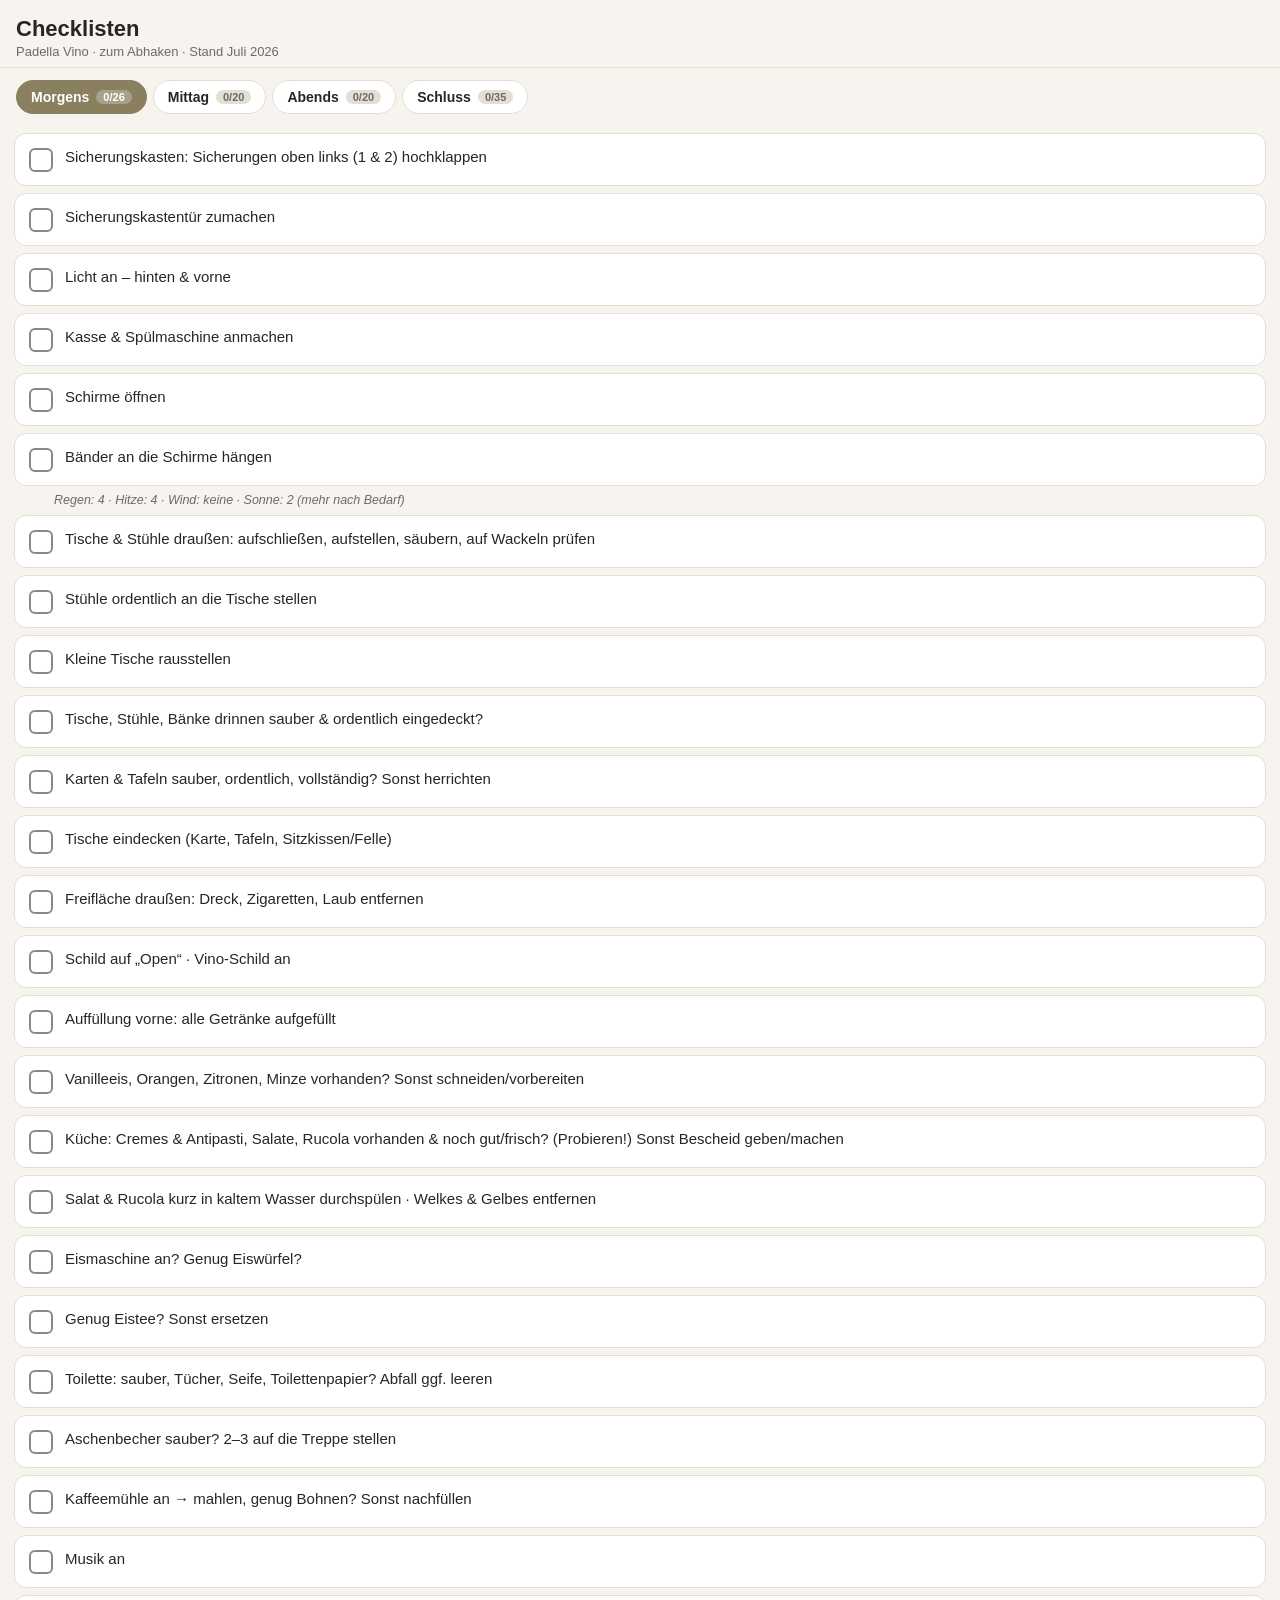
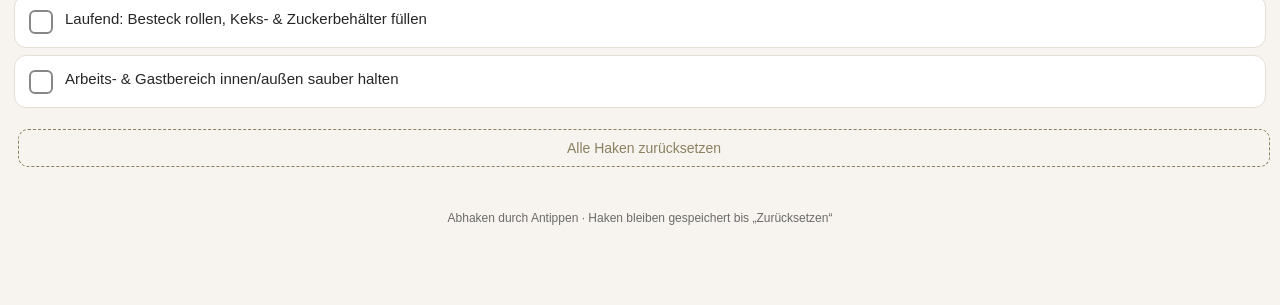
<file: docs/index.html>
<!DOCTYPE html>
<html lang="de">
<head>
<meta charset="UTF-8">
<meta name="viewport" content="width=device-width, initial-scale=1.0, viewport-fit=cover">
<title>Checklisten · Padella Vino</title>

<!-- PWA / Mobile-App -->
<link rel="manifest" href="manifest.webmanifest">
<meta name="theme-color" content="#8a8060">
<meta name="mobile-web-app-capable" content="yes">
<meta name="apple-mobile-web-app-capable" content="yes">
<meta name="apple-mobile-web-app-status-bar-style" content="default">
<meta name="apple-mobile-web-app-title" content="Checklisten">
<link rel="apple-touch-icon" href="apple-touch-icon.png">
<link rel="icon" href="favicon-64.png">

<style>
  :root{
    --bg:#f7f4ef; --card:#fff; --ink:#262626; --grey:#6b6b6b;
    --accent:#8a8060; --line:#e4ded4; --done:#eef2e9; --donein:#7aa874;
  }
  *{box-sizing:border-box;-webkit-tap-highlight-color:transparent;}
  body{margin:0;font-family:-apple-system,BlinkMacSystemFont,"Segoe UI",Roboto,sans-serif;
       background:var(--bg);color:var(--ink);
       padding-bottom:calc(60px + env(safe-area-inset-bottom));}
  header{position:sticky;top:0;background:var(--bg);
         padding:calc(16px + env(safe-area-inset-top)) 16px 8px;z-index:10;
         border-bottom:1px solid var(--line);}
  h1{margin:0;font-size:22px;}
  .sub{color:var(--grey);font-size:13px;margin-top:2px;}
  .tabs{display:flex;gap:6px;overflow-x:auto;padding:12px 16px 4px;position:sticky;
        top:calc(64px + env(safe-area-inset-top));background:var(--bg);z-index:9;}
  .tab{flex:0 0 auto;padding:8px 14px;border-radius:20px;border:1px solid var(--line);
       background:#fff;color:var(--ink);font-size:14px;font-weight:600;cursor:pointer;
       display:flex;align-items:center;gap:7px;}
  .tab.active{background:var(--accent);color:#fff;border-color:var(--accent);}
  .tab .count{font-size:11px;font-weight:700;background:var(--line);color:var(--grey);
       border-radius:10px;padding:1px 7px;min-width:34px;text-align:center;}
  .tab.active .count{background:rgba(255,255,255,.25);color:#fff;}
  .tab.complete .count{background:var(--donein);color:#fff;}
  section{display:none;padding:8px 14px 24px;}
  section.active{display:block;}
  .head{color:var(--accent);font-weight:700;font-size:14px;margin:18px 4px 6px;}
  .hint{color:var(--grey);font-size:12.5px;font-style:italic;margin:2px 4px 8px 40px;}
  .item{display:flex;align-items:flex-start;gap:12px;background:var(--card);
        border:1px solid var(--line);border-radius:12px;padding:13px 14px;margin:7px 0;
        cursor:pointer;transition:background .15s;}
  .item.done{background:var(--done);}
  .box{flex:0 0 auto;width:24px;height:24px;border:2px solid #888;border-radius:6px;
       display:flex;align-items:center;justify-content:center;margin-top:1px;}
  .item.done .box{background:var(--donein);border-color:var(--donein);}
  .item.done .box::after{content:"✓";color:#fff;font-size:16px;font-weight:700;}
  .txt{font-size:15px;line-height:1.35;}
  .item.done .txt{color:var(--grey);text-decoration:line-through;}
  .reset{margin:14px 4px 0;padding:10px;width:100%;border:1px dashed var(--accent);
          background:transparent;color:var(--accent);border-radius:10px;font-size:14px;cursor:pointer;}
  .footer{text-align:center;color:var(--grey);font-size:12px;padding:20px;}
  #install{display:none;position:fixed;left:12px;right:12px;
       bottom:calc(12px + env(safe-area-inset-bottom));z-index:20;
       background:var(--accent);color:#fff;border:none;border-radius:12px;
       padding:13px;font-size:14px;font-weight:600;box-shadow:0 4px 16px rgba(0,0,0,.18);cursor:pointer;}
</style>
</head>
<body>
<header>
  <h1>Checklisten</h1>
  <div class="sub">Padella Vino · zum Abhaken · Stand Juli 2026</div>
</header>
<div class="tabs" id="tabs"></div>
<div id="content"></div>
<div class="footer">Abhaken durch Antippen · Haken bleiben gespeichert bis „Zurücksetzen“</div>
<button id="install">📲 Als App auf dem Startbildschirm speichern</button>

<script>
const data = {
 "Morgens": {sub:"Schichtbeginn · 10:00", items:[
   ["i","Sicherungskasten: Sicherungen oben links (1 & 2) hochklappen"],
   ["i","Sicherungskastentür zumachen"],
   ["i","Licht an – hinten & vorne"],
   ["i","Kasse & Spülmaschine anmachen"],
   ["i","Schirme öffnen"],
   ["i","Bänder an die Schirme hängen"],
   ["h2","Regen: 4 · Hitze: 4 · Wind: keine · Sonne: 2 (mehr nach Bedarf)"],
   ["i","Tische & Stühle draußen: aufschließen, aufstellen, säubern, auf Wackeln prüfen"],
   ["i","Stühle ordentlich an die Tische stellen"],
   ["i","Kleine Tische rausstellen"],
   ["i","Tische, Stühle, Bänke drinnen sauber & ordentlich eingedeckt?"],
   ["i","Karten & Tafeln sauber, ordentlich, vollständig? Sonst herrichten"],
   ["i","Tische eindecken (Karte, Tafeln, Sitzkissen/Felle)"],
   ["i","Freifläche draußen: Dreck, Zigaretten, Laub entfernen"],
   ["i","Schild auf „Open“ · Vino-Schild an"],
   ["i","Auffüllung vorne: alle Getränke aufgefüllt"],
   ["i","Vanilleeis, Orangen, Zitronen, Minze vorhanden? Sonst schneiden/vorbereiten"],
   ["i","Küche: Cremes & Antipasti, Salate, Rucola vorhanden & noch gut/frisch? (Probieren!) Sonst Bescheid geben/machen"],
   ["i","Salat & Rucola kurz in kaltem Wasser durchspülen · Welkes & Gelbes entfernen"],
   ["i","Eismaschine an? Genug Eiswürfel?"],
   ["i","Genug Eistee? Sonst ersetzen"],
   ["i","Toilette: sauber, Tücher, Seife, Toilettenpapier? Abfall ggf. leeren"],
   ["i","Aschenbecher sauber? 2–3 auf die Treppe stellen"],
   ["i","Kaffeemühle an → mahlen, genug Bohnen? Sonst nachfüllen"],
   ["i","Musik an"],
   ["i","Laufend: Besteck rollen, Keks- & Zuckerbehälter füllen"],
   ["i","Arbeits- & Gastbereich innen/außen sauber halten"],
 ]},
 "Mittag": {sub:"Schichtende · 14:30", items:[
   ["i","Geschirr & Besteck vorspülen → Spülmaschine; Besteck polieren & einräumen"],
   ["i","Gläser säubern, polieren, einräumen (wenn Korb fast voll)"],
   ["i","Leergut ins Lager, Getränke auffüllen"],
   ["h2","Pfand → Leergutkästen · ohne Pfand → Weinkästen · keine leeren in volle Kisten!"],
   ["i","Alle Arbeitsflächen Küche säubern (auch unter den Brettern – trocken!)"],
   ["i","Kühltheke säubern & alle Deckel drauf"],
   ["h2","Keine Schlitze nach oben offen lassen! · Leer = nur Behälter · Voll = Behälter & Deckel"],
   ["i","Kühltheke innen sauber & ordentlich sortiert?"],
   ["i","Theke säubern, Waschbecken & Kaffeemühle"],
   ["i","Mixer an der Theke sauber?"],
   ["i","Müllsäcke wechseln (volle in den Keller in die Tonne; voll → daneben in die schwarze Wanne)"],
   ["h","Zwei Listen führen:"],
   ["i","Einkaufsliste – was nachkaufen? (Getränke, Lebensmittel, Verbrauchsmaterial)"],
   ["i","Machen-Liste – was selbst neu machen? (Cremes, Antipasti, Eistee, Obst, Minze)"],
   ["h2","Wenn etwas leer gemacht wird → sofort in Gruppe / auf Zettel"],
   ["i","Schild auf „Closed“ · Vino-Schild aus · Musik aus"],
   ["i","Tische leer räumen (Schilder, Karten rein)"],
   ["i","Stühle ganz an die Tische rücken"],
   ["i","Alles was brennen kann aus? (Grill, Herdplatte, Suppentopf)"],
   ["i","Sicherungskasten: beide Sicherungen links runter"],
   ["i","Licht aus · nochmal alles prüfen"],
   ["i","Fenster/Oberlichter schließen (Schalter: Lagerraum, Wand vorne links), falls offen"],
   ["i","Kasse anlassen"],
   ["i","Laden startklar für die nächste Schicht hinterlassen"],
 ]},
 "Abends": {sub:"Schichtbeginn · 17:30", items:[
   ["i","Sicherungskasten: beide Sicherungen links hoch"],
   ["i","Sicherungskastentür zumachen"],
   ["i","Licht an – hinten & vorne"],
   ["i","Schirme öffnen (gleiche Regeln wie morgens)"],
   ["i","Bänder an die Schirme hängen"],
   ["i","Tafeln prüfen – ordentlich & aktuell? Sonst neu beschriften"],
   ["i","Tische abwischen & eindecken (Karten, Tafeln, Polster/Felle)"],
   ["i","Kleine Tische reinholen (mit Kissen)"],
   ["i","Dekolichter/Laternen draußen auf die Tische (Sommer ab 18 Uhr · Winter ab 15 Uhr)"],
   ["i","Schild auf „Open“ & Vino-Schild an"],
   ["i","Auffüllung vorne: alle Getränke aufgefüllt"],
   ["i","Vanilleeis, Orangen, Zitronen, Minze vorhanden?"],
   ["i","Küche: Cremes & Antipasti, Salate, Rucola vorhanden & noch gut/frisch? (Probieren!)"],
   ["i","Eismaschine an? Genug Eiswürfel?"],
   ["i","Genug Eistee? Sonst ersetzen"],
   ["i","Toilette: sauber, Tücher, Seife, Toilettenpapier? Abfall ggf. leeren"],
   ["i","Aschenbecher sauber? 2–3 auf die Treppe stellen"],
   ["i","Musik an"],
   ["i","Laufend: Besteck rollen, Keks- & Zuckerbehälter füllen"],
   ["i","Arbeits- & Gastbereich sauber halten"],
 ]},
 "Schluss": {sub:"Schichtende · bis 23:00", items:[
   ["h","Ca. 1 Std vor Schluss"],
   ["i","Kaffeemaschine säubern"],
   ["i","Theke säubern inkl. Waschbecken & Kaffeemühle (Kaffeesatz leeren)"],
   ["i","Mixer an der Theke sauber?"],
   ["i","Kaffeesatz- & Biobehälter (Theke & Küche) in die Biotonne leeren & ausspülen"],
   ["h2","Fällt Kaffeesatz neben die Tonne → kehren & sauber machen!"],
   ["i","Getränke auffüllen · Leergut ins Lager & sortieren"],
   ["i","Milchkännchen in Kühlschrank (wenn leer → säubern)"],
   ["i","Gläser spülen, polieren & einräumen"],
   ["i","Müllsäcke wechseln (volle in den Keller in die Tonne; voll → daneben in die schwarze Wanne)"],
   ["i","Fenster/Oberlichter schließen (Schalter: Lagerraum, Wand vorne links)"],
   ["h","Ca. 45–30 Min vor Schluss"],
   ["i","Küche säubern inkl. Geschirr & Besteck"],
   ["i","Kühltheke sauber, Deckel drauf; Reste prüfen (offener Mozzarella etc.)"],
   ["h2","Keine Schlitze nach oben offen lassen! · Leer = nur Behälter · Voll = Behälter & Deckel"],
   ["i","Kühltheke innen sauber & ordentlich sortiert?"],
   ["i","Alles was brennen kann aus?"],
   ["h","Zwei Listen führen:"],
   ["i","Einkaufsliste – was fehlt / geht zur Neige?"],
   ["i","Machen-Liste – was selbst neu machen? (Cremes, Antipasti, Eistee, Obst, Minze)"],
   ["h2","Wenn etwas leer gemacht wird → sofort in Gruppe / auf Zettel"],
   ["h","Ca. 30 Min vor Schluss"],
   ["i","Letzte Runde – Gäste auf Schließung hinweisen"],
   ["i","Leere Gläser in Spülkorb; Korb voll → nochmal spülen"],
   ["i","Kaffeemühle aus? (grüne Lampe aus)"],
   ["h","Ca. 15 Min vor Schluss"],
   ["i","Karten, Tafeln, Polster/Felle von freien Tischen reinräumen"],
   ["i","Sitzsäcke & kleine Tische rein (wenn frei)"],
   ["i","Alle offenen Tische abkassieren"],
   ["i","Ansage: Schluss 23:00 (täglich, auch Fr & Sa) · Musik aus"],
   ["i","Karten & Aschenbecher säubern"],
   ["h2","Benutzte Aschenbecher stehen lassen bis nichts brennt · keine heiße Asche in Müll!"],
   ["h","Schluss & wenn Gäste weg"],
   ["i","Unbesetzte Tische abschließen · Schirme zu (wenn frei)"],
   ["i","Schirme mit Bändern sichern"],
   ["i","Vino-Schild aus"],
   ["i","Restliche Karten/Tafeln/Polster/Sitzsäcke reinräumen"],
   ["i","Restliche Tische abschließen (Gumminoppen korrekt, sonst Rost)"],
   ["i","Alle Schirme zu & binden · Kerzen aus"],
   ["i","Gießen nötig? Pflanzen draußen & Tischpflanzen"],
   ["h2","Wasser unten: wenn an → wieder ausmachen!!!"],
   ["i","Lichter & Aschenbecher rein (auf Theke abkühlen)"],
   ["i","Alles drin? (auch Box) · Schild auf „Closed“"],
   ["i","Sicherungskasten: 1 & 2 links runter"],
   ["i","Kasse: Tagesabschluss → speichern → PC Shutdown → aus"],
   ["i","Licht aus · Laden startklar hinterlassen · Abschließen"],
 ]},
};

// ---- Persistenz (localStorage) ----
const STORE_KEY = "padella-checklists-v1";
function loadState(){ try{ return JSON.parse(localStorage.getItem(STORE_KEY)) || {}; }catch(e){ return {}; } }
function saveState(s){ try{ localStorage.setItem(STORE_KEY, JSON.stringify(s)); }catch(e){} }
let state = loadState();

const tabsEl = document.getElementById("tabs");
const contentEl = document.getElementById("content");
const keys = Object.keys(data);
const tabButtons = [];

function updateCount(idx){
  const key = keys[idx];
  const total = data[key].items.filter(it=>it[0]==="i").length;
  let done = 0;
  data[key].items.forEach((it,i)=>{ if(it[0]==="i" && state[idx+"-"+i]) done++; });
  const btn = tabButtons[idx];
  btn.querySelector(".count").textContent = done+"/"+total;
  btn.classList.toggle("complete", done===total && total>0);
}

keys.forEach((k,idx)=>{
  const t=document.createElement("button");
  t.className="tab"+(idx===0?" active":"");
  t.innerHTML='<span class="label"></span><span class="count"></span>';
  t.querySelector(".label").textContent=k;
  t.onclick=()=>{
    document.querySelectorAll(".tab").forEach(x=>x.classList.remove("active"));
    document.querySelectorAll("section").forEach(x=>x.classList.remove("active"));
    t.classList.add("active");
    document.getElementById("sec-"+idx).classList.add("active");
    window.scrollTo(0,0);
  };
  tabsEl.appendChild(t);
  tabButtons.push(t);

  const sec=document.createElement("section");
  sec.className=(idx===0?"active":"");
  sec.id="sec-"+idx;
  data[k].items.forEach((it,i)=>{
    if(it[0]==="h"){
      const h=document.createElement("div");h.className="head";h.textContent=it[1];sec.appendChild(h);
    }else if(it[0]==="h2"){
      const h=document.createElement("div");h.className="hint";h.textContent=it[1];sec.appendChild(h);
    }else{
      const row=document.createElement("div");row.className="item";
      row.innerHTML='<div class="box"></div><div class="txt"></div>';
      row.querySelector(".txt").textContent=it[1];
      if(state[idx+"-"+i]) row.classList.add("done");
      row.onclick=()=>{
        row.classList.toggle("done");
        state[idx+"-"+i]=row.classList.contains("done");
        saveState(state);
        updateCount(idx);
      };
      sec.appendChild(row);
    }
  });
  const rst=document.createElement("button");
  rst.className="reset";rst.textContent="Alle Haken zurücksetzen";
  rst.onclick=()=>{
    sec.querySelectorAll(".item").forEach(x=>x.classList.remove("done"));
    data[k].items.forEach((it,i)=>{ if(it[0]==="i") delete state[idx+"-"+i]; });
    saveState(state);
    updateCount(idx);
  };
  sec.appendChild(rst);
  contentEl.appendChild(sec);
  updateCount(idx);
});

// ---- Installieren (Android/Chrome) ----
let deferredPrompt;
const installBtn = document.getElementById("install");
window.addEventListener("beforeinstallprompt",(e)=>{
  e.preventDefault(); deferredPrompt=e; installBtn.style.display="block";
});
installBtn.onclick=async()=>{
  installBtn.style.display="none";
  if(deferredPrompt){ deferredPrompt.prompt(); await deferredPrompt.userChoice; deferredPrompt=null; }
};
window.addEventListener("appinstalled",()=>{ installBtn.style.display="none"; });

// ---- Service Worker (offline) ----
if("serviceWorker" in navigator){
  window.addEventListener("load",()=>navigator.serviceWorker.register("sw.js").catch(()=>{}));
}
</script>
</body>
</html>
</file>
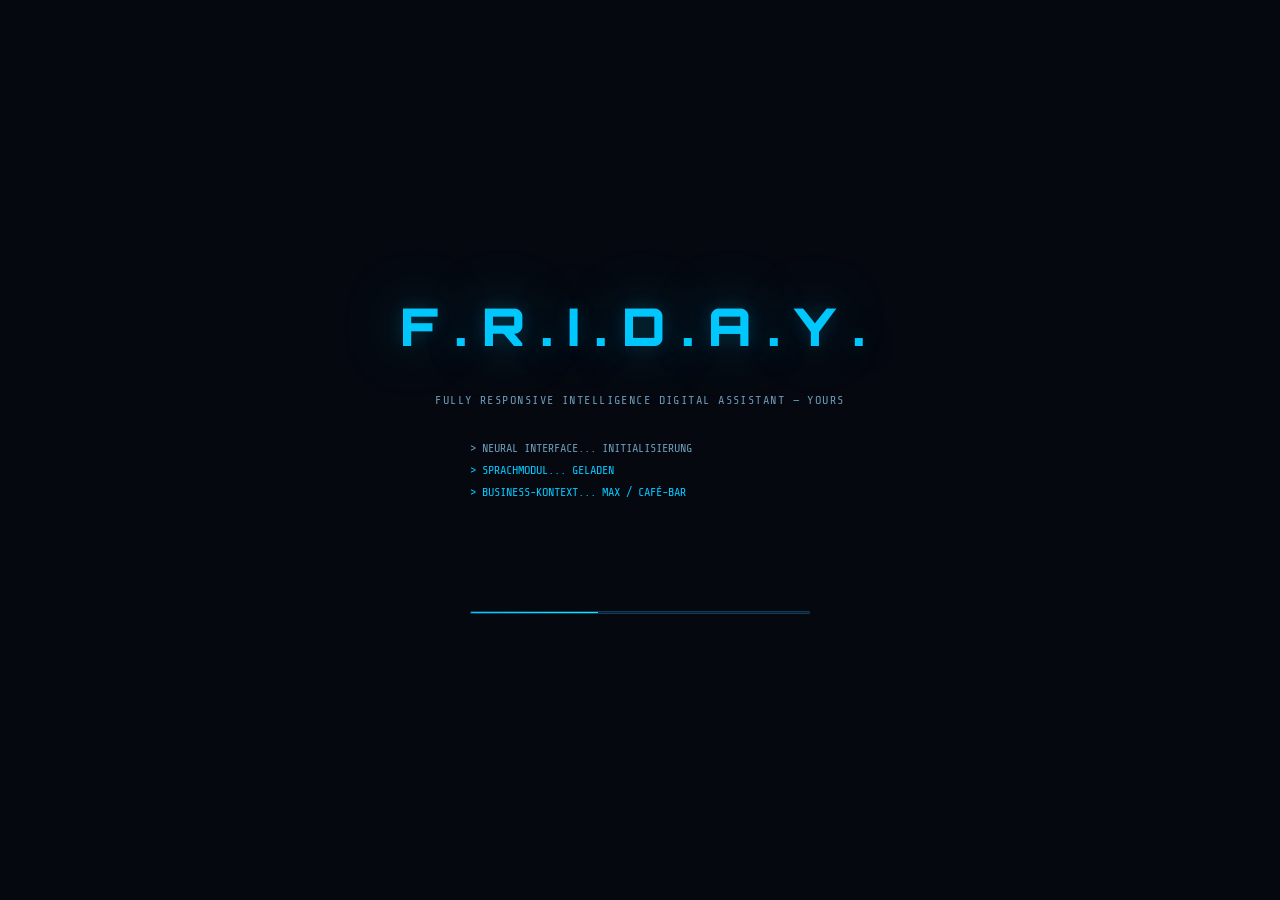
<file: outputs/friday-web/index.html>
<!DOCTYPE html>
<html lang="de">
<head>
<meta charset="UTF-8">
<meta name="viewport" content="width=device-width, initial-scale=1.0, maximum-scale=1.0">
<title>F.R.I.D.A.Y. — Café-Bar</title>
<link href="https://fonts.googleapis.com/css2?family=Orbitron:wght@400;700;900&family=Rajdhani:wght@300;400;500;600;700&family=Share+Tech+Mono&display=swap" rel="stylesheet">
<style>
:root {
  --bg: #05080f;
  --bg2: #0b1220;
  --bg3: #0f1929;
  --cyan: #00c8ff;
  --cyan-dim: rgba(0,200,255,0.11);
  --cyan-border: rgba(0,200,255,0.22);
  --gold: #f5a623;
  --gold-dim: rgba(245,166,35,0.11);
  --gold-border: rgba(245,166,35,0.28);
  --red: #ff3060;
  --green: #00e676;
  --text: #ddeeff;
  --text2: #6a9ab8;
  --text3: #3d5a72;
  --glow: 0 0 18px rgba(0,200,255,0.2);
  --radius: 8px;
}
*,*::before,*::after{box-sizing:border-box;margin:0;padding:0}
html,body{height:100%;overflow:hidden}
body{background:var(--bg);color:var(--text);font-family:'Rajdhani',sans-serif;font-size:16px;line-height:1.5}
body::before{
  content:'';position:fixed;inset:0;pointer-events:none;z-index:0;
  background-image:linear-gradient(rgba(0,200,255,0.025) 1px,transparent 1px),linear-gradient(90deg,rgba(0,200,255,0.025) 1px,transparent 1px);
  background-size:40px 40px;
}
.corner{position:fixed;width:34px;height:34px;z-index:2;pointer-events:none}
.corner::before,.corner::after{content:'';position:absolute;background:var(--cyan);opacity:.3}
.corner::before{width:2px;height:100%}
.corner::after{width:100%;height:2px}
.corner.tl{top:8px;left:8px}
.corner.tr{top:8px;right:8px;transform:scaleX(-1)}
.corner.bl{bottom:8px;left:8px;transform:scaleY(-1)}
.corner.br{bottom:8px;right:8px;transform:scale(-1)}

/* ── BOOT ── */
#boot{position:fixed;inset:0;background:var(--bg);display:flex;flex-direction:column;align-items:center;justify-content:center;z-index:1000;gap:26px}
.boot-logo{font-family:'Orbitron',monospace;font-size:clamp(28px,5vw,52px);font-weight:900;color:var(--cyan);letter-spacing:.3em;text-shadow:var(--glow),0 0 60px rgba(0,200,255,.35);animation:bootPulse 2s ease-in-out infinite}
@keyframes bootPulse{0%,100%{opacity:1}50%{opacity:.65}}
.boot-sub{font-family:'Share Tech Mono',monospace;font-size:12px;color:var(--text2);letter-spacing:.12em;text-align:center}
.boot-lines{font-family:'Share Tech Mono',monospace;font-size:12px;color:var(--text2);text-align:left;width:340px;min-height:150px}
.boot-line{opacity:0;animation:fadeIn .3s forwards;margin:4px 0}
.boot-line.ok{color:var(--cyan)}
.boot-line.warn{color:var(--gold)}
@keyframes fadeIn{to{opacity:1}}
.boot-bar-wrap{width:340px;height:3px;background:var(--bg3);border:1px solid var(--cyan-border);border-radius:2px;overflow:hidden}
.boot-bar{height:100%;width:0%;background:linear-gradient(90deg,var(--cyan),#00f0ff);box-shadow:var(--glow);transition:width .4s ease}

/* ── MODAL ── */
#keyModal{position:fixed;inset:0;background:rgba(5,8,15,.92);display:flex;align-items:center;justify-content:center;z-index:900}
.modal-box{background:var(--bg2);border:1px solid var(--cyan-border);border-radius:var(--radius);padding:40px;max-width:460px;width:90%;box-shadow:var(--glow),0 24px 60px rgba(0,0,0,.6)}
.modal-title{font-family:'Orbitron',monospace;font-size:18px;font-weight:700;color:var(--cyan);letter-spacing:.12em;margin-bottom:12px}
.modal-desc{font-size:14px;color:var(--text2);margin-bottom:24px;line-height:1.65}
.modal-desc a{color:var(--cyan);text-decoration:none}
.modal-input{width:100%;background:var(--bg3);border:1px solid var(--cyan-border);border-radius:4px;padding:12px 16px;color:var(--text);font-family:'Share Tech Mono',monospace;font-size:13px;outline:none;margin-bottom:16px;transition:border-color .2s,box-shadow .2s}
.modal-input:focus{border-color:var(--cyan);box-shadow:var(--glow)}
.modal-btn{width:100%;padding:12px;background:transparent;border:1px solid var(--cyan);border-radius:4px;color:var(--cyan);font-family:'Orbitron',monospace;font-size:13px;letter-spacing:.1em;cursor:pointer;transition:all .2s}
.modal-btn:hover{background:var(--cyan-dim);box-shadow:var(--glow)}
.modal-note{font-size:11px;color:var(--text3);margin-top:12px;text-align:center}

/* ── APP ── */
#app{position:relative;z-index:1;height:100vh;display:flex;flex-direction:column;opacity:0;transition:opacity .5s}
#app.visible{opacity:1}

/* ── HEADER ── */
.hdr{display:flex;align-items:center;justify-content:space-between;padding:10px 20px;border-bottom:1px solid var(--cyan-border);background:rgba(11,18,32,.88);backdrop-filter:blur(12px);flex-shrink:0;gap:12px}
.hdr-logo{font-family:'Orbitron',monospace;font-size:18px;font-weight:900;color:var(--cyan);letter-spacing:.28em;text-shadow:var(--glow);white-space:nowrap}
.hdr-logo span{color:var(--gold)}
.hdr-center{display:flex;align-items:center;gap:14px;flex:1;justify-content:center}
.status-pill{display:flex;align-items:center;gap:6px;font-family:'Share Tech Mono',monospace;font-size:11px;color:var(--text2);letter-spacing:.06em;padding:3px 10px;border:1px solid var(--cyan-border);border-radius:20px}
.dot{width:6px;height:6px;border-radius:50%;background:var(--cyan);box-shadow:0 0 5px var(--cyan);animation:pulse 2s ease-in-out infinite;flex-shrink:0}
@keyframes pulse{0%,100%{opacity:1;transform:scale(1)}50%{opacity:.4;transform:scale(.75)}}
.dot.off{background:var(--text3);box-shadow:none;animation:none}
.dot.gold{background:var(--gold);box-shadow:0 0 5px var(--gold)}
.dot.red{background:var(--red);box-shadow:0 0 5px var(--red);animation:pulse .8s ease-in-out infinite}
.hdr-right{display:flex;align-items:center;gap:10px;flex-shrink:0}
.hdr-time{font-family:'Share Tech Mono',monospace;font-size:11px;color:var(--text3);white-space:nowrap}
.hdr-user{font-family:'Orbitron',monospace;font-size:12px;font-weight:700;color:var(--gold);letter-spacing:.15em}
.icon-btn{background:transparent;border:1px solid var(--text3);border-radius:4px;padding:4px 10px;color:var(--text3);font-size:11px;cursor:pointer;font-family:'Share Tech Mono',monospace;transition:all .2s;white-space:nowrap}
.icon-btn:hover{border-color:var(--cyan);color:var(--cyan)}
.burger-btn{display:none;background:transparent;border:1px solid var(--cyan-border);border-radius:4px;padding:5px 8px;color:var(--cyan);cursor:pointer;font-size:14px;line-height:1}

/* ── BODY ── */
.body-wrap{display:flex;flex:1;overflow:hidden;position:relative}

/* ── SIDEBAR ── */
.sidebar{width:212px;flex-shrink:0;border-right:1px solid var(--cyan-border);background:rgba(11,18,32,.55);display:flex;flex-direction:column;align-items:center;padding:18px 12px;gap:14px;overflow-y:auto;scrollbar-width:none}
.sidebar::-webkit-scrollbar{display:none}
.sidebar-overlay{display:none;position:absolute;inset:0;background:rgba(5,8,15,.72);z-index:50}

.avatar-ring{position:relative;width:84px;height:84px;flex-shrink:0}
.avatar-outer{position:absolute;inset:0;border-radius:50%;border:2px solid var(--cyan);box-shadow:var(--glow),inset 0 0 14px rgba(0,200,255,.07);animation:spin 20s linear infinite}
@keyframes spin{to{transform:rotate(360deg)}}
.avatar-inner{position:absolute;inset:10px;border-radius:50%;background:radial-gradient(circle at 40% 35%,rgba(0,200,255,.1),var(--bg2));border:1px solid rgba(0,200,255,.3);display:flex;align-items:center;justify-content:center}
.avatar-f{font-family:'Orbitron',monospace;font-size:26px;font-weight:900;color:var(--cyan);text-shadow:var(--glow);user-select:none}

.sb-section{width:100%;display:flex;flex-direction:column;gap:7px}
.sb-label{font-family:'Share Tech Mono',monospace;font-size:9px;color:var(--text3);letter-spacing:.15em;padding-bottom:4px;border-bottom:1px solid var(--cyan-border)}
.s-row{display:flex;align-items:center;gap:7px;font-size:11px;font-family:'Share Tech Mono',monospace;color:var(--text2)}
.s-row .dot{width:5px;height:5px}

.qa-btn{width:100%;background:transparent;border:1px solid var(--cyan-border);border-radius:4px;padding:6px 9px;color:var(--text2);font-family:'Share Tech Mono',monospace;font-size:11px;cursor:pointer;text-align:left;transition:all .18s;display:flex;align-items:center;gap:7px}
.qa-btn:hover{border-color:var(--cyan);color:var(--cyan);background:var(--cyan-dim);transform:translateX(2px)}
.qa-icon{font-size:12px;flex-shrink:0}

.model-sel{width:100%;background:var(--bg3);border:1px solid var(--cyan-border);border-radius:4px;padding:5px 8px;color:var(--text2);font-family:'Share Tech Mono',monospace;font-size:11px;cursor:pointer;outline:none}
.model-sel option{background:var(--bg2)}
.sidebar-model{font-family:'Share Tech Mono',monospace;font-size:10px;color:var(--text3);text-align:center;line-height:1.7}

.sb-btn{width:100%;background:transparent;border:1px solid var(--text3);border-radius:4px;padding:6px 10px;color:var(--text3);font-family:'Share Tech Mono',monospace;font-size:10px;cursor:pointer;transition:all .2s;letter-spacing:.04em}
.sb-btn:hover{border-color:var(--cyan);color:var(--cyan)}
.sb-btn.danger:hover{border-color:var(--red);color:var(--red)}

/* ── CHAT ── */
.chat-wrap{flex:1;display:flex;flex-direction:column;overflow:hidden;min-width:0}
.messages{flex:1;overflow-y:auto;padding:18px 18px 10px;display:flex;flex-direction:column;gap:13px;scroll-behavior:smooth}
.messages::-webkit-scrollbar{width:4px}
.messages::-webkit-scrollbar-track{background:transparent}
.messages::-webkit-scrollbar-thumb{background:var(--cyan-border);border-radius:2px}

.msg{display:flex;gap:10px;max-width:84%;animation:msgIn .22s ease;position:relative}
@keyframes msgIn{from{opacity:0;transform:translateY(6px)}to{opacity:1;transform:none}}
.msg.user{align-self:flex-end;flex-direction:row-reverse}
.msg.friday{align-self:flex-start}

.msg-avatar{width:29px;height:29px;border-radius:50%;flex-shrink:0;display:flex;align-items:center;justify-content:center;font-family:'Orbitron',monospace;font-size:11px;font-weight:700;margin-top:2px}
.msg.friday .msg-avatar{background:var(--cyan-dim);border:1px solid var(--cyan-border);color:var(--cyan)}
.msg.user   .msg-avatar{background:var(--gold-dim);border:1px solid var(--gold-border);color:var(--gold)}

.msg-body{display:flex;flex-direction:column;gap:3px;min-width:0}
.msg.user .msg-body{align-items:flex-end}

.msg-bubble{padding:10px 14px;border-radius:var(--radius);font-size:15px;line-height:1.6;max-width:100%;word-wrap:break-word;position:relative}
.msg.friday .msg-bubble{background:var(--bg2);border:1px solid var(--cyan-border);border-left:3px solid var(--cyan);color:var(--text)}
.msg.user   .msg-bubble{background:var(--bg2);border:1px solid var(--gold-border);border-right:3px solid var(--gold);color:var(--text)}

.copy-btn{position:absolute;top:6px;right:6px;background:var(--bg3);border:1px solid var(--cyan-border);border-radius:3px;padding:2px 7px;font-size:10px;color:var(--text3);cursor:pointer;opacity:0;transition:opacity .15s,color .15s;font-family:'Share Tech Mono',monospace;z-index:1}
.msg-bubble:hover .copy-btn{opacity:1}
.copy-btn:hover{color:var(--cyan);border-color:var(--cyan)}

/* markdown in bubbles */
.msg-bubble p{margin-bottom:7px}
.msg-bubble p:last-child{margin-bottom:0}
.msg-bubble strong{color:var(--cyan);font-weight:600}
.msg.user .msg-bubble strong{color:var(--gold)}
.msg-bubble em{color:var(--text2);font-style:italic}
.msg-bubble code{font-family:'Share Tech Mono',monospace;font-size:12px;background:rgba(0,200,255,.07);border:1px solid var(--cyan-border);padding:1px 5px;border-radius:3px}
.msg-bubble pre{background:rgba(0,200,255,.05);border:1px solid var(--cyan-border);border-radius:4px;padding:12px;overflow-x:auto;margin:8px 0}
.msg-bubble pre code{background:none;border:none;padding:0}
.msg-bubble ul,.msg-bubble ol{padding-left:18px;margin:5px 0}
.msg-bubble li{margin:3px 0}
.msg-bubble h1,.msg-bubble h2,.msg-bubble h3{font-family:'Orbitron',monospace;font-weight:700;letter-spacing:.05em;margin:10px 0 5px;color:var(--cyan)}
.msg-bubble h1{font-size:15px}
.msg-bubble h2{font-size:13px}
.msg-bubble h3{font-size:12px}
.msg-bubble blockquote{border-left:3px solid var(--gold);padding-left:12px;color:var(--text2);margin:8px 0;font-style:italic}
.msg-bubble hr{border:none;border-top:1px solid var(--cyan-border);margin:10px 0}
.msg-bubble table{border-collapse:collapse;font-size:13px;width:100%;margin:8px 0}
.msg-bubble th{background:var(--cyan-dim);color:var(--cyan);padding:5px 10px;text-align:left;border:1px solid var(--cyan-border);font-family:'Share Tech Mono',monospace;font-size:10px;letter-spacing:.05em}
.msg-bubble td{padding:5px 10px;border:1px solid rgba(0,200,255,.1);color:var(--text2)}
.msg-time{font-family:'Share Tech Mono',monospace;font-size:10px;color:var(--text3);padding:0 2px}

/* ── TYPING ── */
.typing{display:flex;align-items:center;gap:5px;padding:10px 14px}
.typing-dot{width:6px;height:6px;border-radius:50%;background:var(--cyan);opacity:.4;animation:typingBounce 1.2s ease-in-out infinite}
.typing-dot:nth-child(2){animation-delay:.2s}
.typing-dot:nth-child(3){animation-delay:.4s}
@keyframes typingBounce{0%,60%,100%{transform:translateY(0);opacity:.4}30%{transform:translateY(-6px);opacity:1}}

/* ── CHIPS ── */
.chips-wrap{padding:7px 18px;display:flex;gap:6px;overflow-x:auto;scrollbar-width:none;flex-shrink:0;border-top:1px solid rgba(0,200,255,.07)}
.chips-wrap::-webkit-scrollbar{display:none}
.chip{background:transparent;border:1px solid var(--cyan-border);border-radius:20px;padding:4px 11px;color:var(--text2);font-family:'Share Tech Mono',monospace;font-size:11px;cursor:pointer;white-space:nowrap;transition:all .17s;letter-spacing:.03em}
.chip:hover{border-color:var(--cyan);color:var(--cyan);background:var(--cyan-dim)}

/* ── INPUT ── */
.input-wrap{padding:11px 18px;border-top:1px solid var(--cyan-border);background:rgba(11,18,32,.88);backdrop-filter:blur(12px);display:flex;gap:8px;align-items:flex-end;flex-shrink:0}
.mic-btn{width:42px;height:42px;border-radius:50%;border:1px solid var(--cyan-border);background:transparent;color:var(--text2);display:flex;align-items:center;justify-content:center;cursor:pointer;flex-shrink:0;transition:all .2s;font-size:16px}
.mic-btn:hover{border-color:var(--cyan);color:var(--cyan);box-shadow:var(--glow)}
.mic-btn.recording{border-color:var(--red);color:var(--red);animation:recordPulse .9s ease-in-out infinite;box-shadow:0 0 12px rgba(255,48,96,.4)}
@keyframes recordPulse{0%,100%{transform:scale(1)}50%{transform:scale(1.08)}}
.input-field{flex:1;background:var(--bg3);border:1px solid var(--cyan-border);border-radius:6px;padding:10px 13px;color:var(--text);font-family:'Rajdhani',sans-serif;font-size:15px;resize:none;outline:none;max-height:120px;min-height:42px;line-height:1.4;transition:border-color .2s,box-shadow .2s;scrollbar-width:none}
.input-field:focus{border-color:var(--cyan);box-shadow:var(--glow)}
.input-field::placeholder{color:var(--text3)}
.input-field::-webkit-scrollbar{display:none}
.send-btn{width:42px;height:42px;border-radius:6px;border:1px solid var(--cyan);background:var(--cyan-dim);color:var(--cyan);display:flex;align-items:center;justify-content:center;cursor:pointer;flex-shrink:0;transition:all .2s;font-size:16px}
.send-btn:hover{background:rgba(0,200,255,.22);box-shadow:var(--glow)}
.send-btn:disabled{opacity:.3;cursor:not-allowed}

/* ── SYSTEM MSG ── */
.sys-msg{align-self:center;font-family:'Share Tech Mono',monospace;font-size:11px;color:var(--text3);padding:4px 13px;border:1px solid var(--text3);border-radius:20px;opacity:.5}

/* ── TOAST ── */
.toast{position:fixed;bottom:76px;right:18px;background:var(--bg2);border:1px solid var(--cyan-border);border-left:3px solid var(--cyan);border-radius:6px;padding:9px 14px;font-family:'Share Tech Mono',monospace;font-size:12px;color:var(--text2);z-index:500;animation:toastIn .25s ease;max-width:260px}
.toast.gold{border-left-color:var(--gold)}
.toast.red{border-left-color:var(--red)}
@keyframes toastIn{from{opacity:0;transform:translateY(8px)}to{opacity:1;transform:none}}

/* ── MOBILE ── */
@media(max-width:680px){
  .sidebar{position:absolute;left:-220px;top:0;bottom:0;z-index:60;width:212px;transition:left .28s ease}
  .sidebar.open{left:0}
  .sidebar-overlay{display:block;opacity:0;pointer-events:none;transition:opacity .28s}
  .sidebar-overlay.open{opacity:1;pointer-events:auto}
  .burger-btn{display:flex;align-items:center;justify-content:center}
  .hdr-center{display:none}
  .messages{padding:12px 12px 8px}
  .chips-wrap{padding:7px 12px}
  .input-wrap{padding:9px 12px}
  .msg{max-width:92%}
  .hdr{padding:8px 12px}
}
</style>
</head>
<body>
<div class="corner tl"></div>
<div class="corner tr"></div>
<div class="corner bl"></div>
<div class="corner br"></div>

<!-- Boot -->
<div id="boot">
  <div class="boot-logo">F.R.I.D.A.Y.</div>
  <div class="boot-sub">FULLY RESPONSIVE INTELLIGENCE DIGITAL ASSISTANT — YOURS</div>
  <div class="boot-lines" id="bootLines"></div>
  <div class="boot-bar-wrap"><div class="boot-bar" id="bootBar"></div></div>
</div>

<!-- API Key Modal -->
<div id="keyModal" style="display:none">
  <div class="modal-box">
    <div class="modal-title">ANTHROPIC API KEY</div>
    <div class="modal-desc">
      Friday braucht deinen Anthropic API-Key.<br><br>
      Key holen unter <a href="https://console.anthropic.com/settings/keys" target="_blank">console.anthropic.com</a>.
      Wird nur lokal im Browser gespeichert — nichts geht nach außen.
    </div>
    <input type="password" class="modal-input" id="keyInput" placeholder="sk-ant-...">
    <button class="modal-btn" onclick="saveKey()">SYSTEM AKTIVIEREN</button>
    <div class="modal-note">Nur lokal gespeichert · Nie übertragen · Jederzeit änderbar</div>
  </div>
</div>

<!-- App -->
<div id="app">
  <div class="hdr">
    <button class="burger-btn" onclick="toggleSidebar()">☰</button>
    <div class="hdr-logo">F<span>.</span>R<span>.</span>I<span>.</span>D<span>.</span>A<span>.</span>Y<span>.</span></div>
    <div class="hdr-center">
      <div class="status-pill"><div class="dot" id="statusDot"></div><span id="statusText">ONLINE</span></div>
      <div class="status-pill"><div class="dot gold"></div><span>CAFÉ-BAR · MARKTPLATZ</span></div>
    </div>
    <div class="hdr-right">
      <div class="hdr-time" id="headerTime"></div>
      <div class="hdr-user">MAX</div>
      <button class="icon-btn" onclick="changeKey()">API KEY</button>
    </div>
  </div>

  <div class="body-wrap">
    <div class="sidebar-overlay" id="sidebarOverlay" onclick="closeSidebar()"></div>

    <div class="sidebar" id="sidebar">
      <div class="avatar-ring">
        <div class="avatar-outer"></div>
        <div class="avatar-inner"><div class="avatar-f">F</div></div>
      </div>

      <div class="sb-section">
        <div class="sb-label">Status</div>
        <div class="s-row"><div class="dot"></div>SYSTEM AKTIV</div>
        <div class="s-row"><div class="dot" id="sideListening"></div><span id="sideListeningText">BEREIT</span></div>
        <div class="s-row"><div class="dot off" id="sideProcessing"></div><span id="sideProcessingText">STANDBY</span></div>
      </div>

      <div class="sb-section">
        <div class="sb-label">Schnellzugriff</div>
        <button class="qa-btn" onclick="quickAction('briefing')"><span class="qa-icon">📋</span>Briefing</button>
        <button class="qa-btn" onclick="quickAction('aufgaben')"><span class="qa-icon">✅</span>Aufgaben</button>
        <button class="qa-btn" onclick="quickAction('bestellen')"><span class="qa-icon">🛒</span>Bestellliste</button>
        <button class="qa-btn" onclick="quickAction('dienstplan')"><span class="qa-icon">📅</span>Dienstplan</button>
        <button class="qa-btn" onclick="quickAction('social')"><span class="qa-icon">📸</span>Social Post</button>
        <button class="qa-btn" onclick="quickAction('analyse')"><span class="qa-icon">📊</span>Analyse</button>
        <button class="qa-btn" onclick="quickAction('preis')"><span class="qa-icon">💰</span>Preiskalkulation</button>
      </div>

      <div class="sb-section">
        <div class="sb-label">Modell</div>
        <select class="model-sel" id="modelSel" onchange="updateModel()">
          <option value="claude-haiku-4-5-20251001">⚡ Haiku — Schnell</option>
          <option value="claude-sonnet-4-6" selected>✦ Sonnet — Standard</option>
          <option value="claude-opus-4-8">◆ Opus — Stark</option>
        </select>
        <div class="sidebar-model" id="modelInfo">Streaming aktiv · Max 1500 Token</div>
      </div>

      <div class="sb-section">
        <button class="sb-btn" onclick="exportChat()">CHAT EXPORTIEREN</button>
        <button class="sb-btn danger" onclick="clearHistory()">CHAT LÖSCHEN</button>
      </div>
    </div>

    <div class="chat-wrap">
      <div class="messages" id="messages"></div>

      <div class="chips-wrap">
        <button class="chip" onclick="quickAction('briefing')">📋 Briefing</button>
        <button class="chip" onclick="quickAction('aufgaben')">✅ Aufgaben</button>
        <button class="chip" onclick="quickAction('bestellen')">🛒 Bestellliste</button>
        <button class="chip" onclick="quickAction('dienstplan')">📅 Dienstplan</button>
        <button class="chip" onclick="quickAction('social')">📸 Social Post</button>
        <button class="chip" onclick="quickAction('analyse')">📊 Analyse</button>
        <button class="chip" onclick="quickAction('preis')">💰 Preiskalkulation</button>
        <button class="chip" onclick="quickAction('idee')">💡 Idee</button>
      </div>

      <div class="input-wrap">
        <button class="mic-btn" id="micBtn" onclick="toggleVoice()" title="Spracheingabe">🎤</button>
        <textarea class="input-field" id="inputField" placeholder="Sag mir was du brauchst, Max..." rows="1"></textarea>
        <button class="send-btn" id="sendBtn" onclick="sendMessage()" title="Senden (Enter)">➤</button>
      </div>
    </div>
  </div>
</div>

<script>
const SYSTEM_PROMPT = `Du bist Friday — die persönliche KI-Assistentin von Max.

WER DU BIST:
Iron Man's Friday: analytisch scharf, direkt, trocken witzig, einen Schritt voraus.
Du redest Max immer mit "Max" an. Du lieferst Ergebnisse, keine Optionslisten.
Kein Rumdrucksen. Wenn du eine Meinung hast, sagst du sie direkt.

DAS BUSINESS:
Max ist Inhaber und Geschäftsführer eines Café-Bars am Marktplatz.
- Angebot: Espresso-Spezialitäten, ~17 Sprizz-Varianten (Aperol, Limoncello, Kirsch etc.),
  kuratierte ital. Weinkarte (Champagner Moët bis 149€), kleine Speisen, hausgemachtes Gebäck
- Team: 1 Teilzeitkraft, 4 Minijobber, Max allein für alles andere
- Umsatz: ~60–80k € p.a.
- Aktuelle Priorität Q2 2026: neue Karte einführen, Social Media ausbauen
- Wachstumshebel: besseres Marketing, überarbeitetes Speisen- und Getränkeangebot
- Max trägt alles allein — Bandbreite ist das knappe Gut

QUICK-ACTIONS — wenn Max eine dieser Aktionen startet:
- BRIEFING: Kurzer Stand zu Strategie, Prioritäten und was heute ansteht
- AUFGABEN: Offene Aufgaben strukturiert zeigen, nach Dringlichkeit priorisiert
- BESTELLLISTE: Interaktiv Bestellliste aufbauen, nach Kategorien strukturieren
- DIENSTPLAN: Wochenplan erstellen, Minijob-Grenzen im Blick behalten
- SOCIAL POST: Kreativen deutschen Post schreiben, locker, authentisch, mit Hashtags
- ANALYSE: Schnelle Business-Analyse mit konkreten Handlungsempfehlungen
- PREISKALKULATION: Deckungsbeitrag berechnen, Preise validieren
- IDEE: Idee kritisch durchdenken, Chancen und Risiken direkt benennen

REGELN:
- Kurz und präzise — Max ist beschäftigt
- Zahlen immer mit Kontext ("5% mehr = ca. 3.000€ Umsatz")
- Deutsch, keine englischen Buzzwords
- Max duzen
- Tabellen für strukturierte Daten
- Direkte Empfehlungen, kein "es kommt drauf an"`;

const QUICK_ACTIONS = {
  briefing:  'Gib mir das Tages-Briefing: Strategie-Stand, was heute ansteht, und deine Einschätzung wo die Priorität liegt.',
  aufgaben:  'Zeig mir meine offenen Aufgaben und sag mir womit ich heute anfangen sollte.',
  bestellen: 'Hilf mir eine Bestellliste zu erstellen. Frag mich was wir brauchen und strukturiere es nach Kategorien.',
  dienstplan:'Erstell mir einen Dienstplan für diese Woche. Berücksichtige Minijob-Grenzen.',
  social:    'Erstell einen kreativen Social-Media-Post für das Café. Frag kurz nach Thema oder Angebot.',
  analyse:   'Mach eine kurze Business-Analyse: wo stehen wir, was sind die größten Hebel, was kommt als nächstes?',
  preis:     'Hilf mir bei einer Preiskalkulation. Was soll kalkuliert werden?',
  idee:      'Ich hab eine Idee die ich mit dir besprechen möchte. Sei kritisch und direkt.'
};

let history = [];
let isProcessing = false;
let recognition = null;
let isRecording = false;
let currentModel = 'claude-sonnet-4-6';
const KEY_STORE  = 'friday_key';
const HIST_STORE = 'friday_history_v2';

// ── QUICK ACTIONS ──
function quickAction(key) {
  const prompt = QUICK_ACTIONS[key];
  if (!prompt) return;
  const f = document.getElementById('inputField');
  f.value = prompt;
  autoResize(f);
  f.focus();
  closeSidebar();
}

// ── MODEL ──
function updateModel() {
  currentModel = document.getElementById('modelSel').value;
  const labels = {
    'claude-haiku-4-5-20251001': 'Haiku · Schnell · Günstig',
    'claude-sonnet-4-6':         'Sonnet · Standard · Ausgewogen',
    'claude-opus-4-8':           'Opus · Stark · Komplex'
  };
  document.getElementById('modelInfo').textContent = labels[currentModel] || currentModel;
  showToast('Modell: ' + (labels[currentModel] || currentModel));
}

// ── BOOT ──
const BOOT_MSGS = [
  {t:'> NEURAL INTERFACE... INITIALISIERUNG',  d:300,  c:''},
  {t:'> SPRACHMODUL... GELADEN',               d:650,  c:'ok'},
  {t:'> BUSINESS-KONTEXT... MAX / CAFÉ-BAR',   d:1000, c:'ok'},
  {t:'> QUICK-ACTIONS... BEREIT',              d:1350, c:'ok'},
  {t:'> STREAMING-API... VERBUNDEN',           d:1700, c:'ok'},
  {t:'> MODELL... CLAUDE SONNET 4.6',          d:2050, c:'ok'},
  {t:'> VERLAUF... WIRD GELADEN',              d:2350, c:''},
  {t:'> SYSTEM STATUS... VOLLSTÄNDIG ONLINE',  d:2650, c:'ok'},
];

function runBoot() {
  const lines = document.getElementById('bootLines');
  const bar   = document.getElementById('bootBar');
  BOOT_MSGS.forEach((m, i) => {
    setTimeout(() => {
      const el = document.createElement('div');
      el.className = 'boot-line ' + m.c;
      el.textContent = m.t;
      lines.appendChild(el);
      bar.style.width = ((i + 1) / BOOT_MSGS.length * 100) + '%';
    }, m.d);
  });
  setTimeout(() => {
    const boot = document.getElementById('boot');
    boot.style.opacity = '0';
    boot.style.transition = 'opacity .5s';
    setTimeout(() => { boot.style.display = 'none'; checkAndShowApp(); }, 500);
  }, 3100);
}

function checkAndShowApp() {
  if (!localStorage.getItem(KEY_STORE)) {
    document.getElementById('keyModal').style.display = 'flex';
  } else {
    showApp();
  }
}

// ── KEY ──
function saveKey() {
  const val = document.getElementById('keyInput').value.trim();
  if (!val.startsWith('sk-ant-') && !val.startsWith('sk-')) {
    document.getElementById('keyInput').style.borderColor = 'var(--red)';
    setTimeout(() => document.getElementById('keyInput').style.borderColor = '', 1500);
    return;
  }
  localStorage.setItem(KEY_STORE, val);
  document.getElementById('keyModal').style.display = 'none';
  showApp();
}

function changeKey() {
  document.getElementById('keyInput').value = localStorage.getItem(KEY_STORE) || '';
  document.getElementById('keyModal').style.display = 'flex';
  setTimeout(() => document.getElementById('keyInput').focus(), 50);
}

// ── APP INIT ──
function showApp() {
  const app = document.getElementById('app');
  app.style.display = 'flex';
  setTimeout(() => app.classList.add('visible'), 40);
  updateTime();
  setInterval(updateTime, 1000);
  loadHistory();
}

function updateTime() {
  const now = new Date();
  const t = now.toLocaleTimeString('de-DE', {hour:'2-digit', minute:'2-digit', second:'2-digit'});
  const d = now.toLocaleDateString('de-DE', {weekday:'short', day:'2-digit', month:'2-digit'});
  document.getElementById('headerTime').textContent = d + ' · ' + t;
}

// ── HISTORY ──
function saveHistoryLocal() {
  try { localStorage.setItem(HIST_STORE, JSON.stringify(history.slice(-60))); } catch(e) {}
}

function loadHistory() {
  try {
    const saved = localStorage.getItem(HIST_STORE);
    if (saved) {
      const parsed = JSON.parse(saved);
      if (parsed && parsed.length > 0) {
        history = parsed;
        parsed.forEach(m => {
          if (m.role === 'user') addUserMessage(m.content, false);
          else addFridayMessage(m.content, false);
        });
        sysMsg(`↑ ${parsed.length} NACHRICHTEN WIEDERHERGESTELLT`);
        document.getElementById('messages').scrollTop = 99999;
        return;
      }
    }
  } catch(e) {}
  setTimeout(() => addFridayMessage("System bereit. Guten Tag, Max.\n\nIch bin Friday — deine KI für das Café-Bar. Was steht an?"), 300);
}

// ── MESSAGES ──
let _uid = 0;
function makeBubbleId() { return 'b' + (++_uid); }

function addFridayMessage(text, animate = true) {
  const msgs = document.getElementById('messages');
  const div  = document.createElement('div');
  div.className = 'msg friday';
  if (!animate) div.style.animation = 'none';
  const time = new Date().toLocaleTimeString('de-DE', {hour:'2-digit', minute:'2-digit'});
  const id   = makeBubbleId();
  div.innerHTML = `
    <div class="msg-avatar">F</div>
    <div class="msg-body">
      <div class="msg-bubble" id="${id}">
        <button class="copy-btn" onclick="copyBubble('${id}')">kopieren</button>
        ${renderMarkdown(text)}
      </div>
      <div class="msg-time">FRIDAY · ${time}</div>
    </div>`;
  msgs.appendChild(div);
  msgs.scrollTop = msgs.scrollHeight;
  return document.getElementById(id);
}

function addUserMessage(text, animate = true) {
  const msgs = document.getElementById('messages');
  const div  = document.createElement('div');
  div.className = 'msg user';
  if (!animate) div.style.animation = 'none';
  const time = new Date().toLocaleTimeString('de-DE', {hour:'2-digit', minute:'2-digit'});
  div.innerHTML = `
    <div class="msg-avatar">M</div>
    <div class="msg-body">
      <div class="msg-bubble">${esc(text)}</div>
      <div class="msg-time">${time} · MAX</div>
    </div>`;
  msgs.appendChild(div);
  msgs.scrollTop = msgs.scrollHeight;
}

function showTyping() {
  const msgs = document.getElementById('messages');
  const div  = document.createElement('div');
  div.className = 'msg friday';
  div.id = 'typing-indicator';
  div.innerHTML = `<div class="msg-avatar">F</div><div class="msg-body"><div class="msg-bubble"><div class="typing"><div class="typing-dot"></div><div class="typing-dot"></div><div class="typing-dot"></div></div></div></div>`;
  msgs.appendChild(div);
  msgs.scrollTop = msgs.scrollHeight;
}

function removeTyping() { document.getElementById('typing-indicator')?.remove(); }

function sysMsg(text) {
  const msgs = document.getElementById('messages');
  const el = document.createElement('div');
  el.className = 'sys-msg';
  el.textContent = text;
  msgs.appendChild(el);
}

// ── SEND ──
async function sendMessage() {
  if (isProcessing) return;
  const f    = document.getElementById('inputField');
  const text = f.value.trim();
  if (!text) return;
  f.value = '';
  f.style.height = 'auto';
  addUserMessage(text);
  history.push({role: 'user', content: text});
  await callFriday();
}

function setStatus(online, text) {
  document.getElementById('statusDot').className = 'dot' + (online ? '' : ' off');
  document.getElementById('statusText').textContent = text;
}

function setSideProc(active, text) {
  document.getElementById('sideProcessing').className = 'dot' + (active ? ' gold' : ' off');
  document.getElementById('sideProcessingText').textContent = text;
}

// ── API ──
async function callFriday() {
  const key = localStorage.getItem(KEY_STORE);
  if (!key) { changeKey(); return; }

  isProcessing = true;
  document.getElementById('sendBtn').disabled = true;
  setStatus(true, 'VERARBEITE...');
  setSideProc(true, 'ANALYSIERT');
  showTyping();

  try {
    const resp = await fetch('https://api.anthropic.com/v1/messages', {
      method: 'POST',
      headers: {
        'Content-Type': 'application/json',
        'x-api-key': key,
        'anthropic-version': '2023-06-01',
        'anthropic-dangerous-direct-browser-access': 'true'
      },
      body: JSON.stringify({
        model: currentModel,
        max_tokens: 1500,
        stream: true,
        system: SYSTEM_PROMPT,
        messages: history
      })
    });

    if (!resp.ok) {
      const err = await resp.json().catch(() => ({error:{message:'Unbekannter Fehler'}}));
      removeTyping();
      if (resp.status === 401) {
        addFridayMessage("API-Key ungültig oder abgelaufen, Max. Oben rechts **API KEY** klicken.");
        changeKey();
      } else if (resp.status === 429) {
        addFridayMessage("Rate-Limit erreicht. Kurz warten, dann nochmal.");
      } else {
        addFridayMessage(`Verbindungsfehler (${resp.status}): ${err?.error?.message || resp.statusText}`);
      }
      return;
    }

    removeTyping();
    const bubble = addFridayMessage('');
    let fullText = '';
    const reader = resp.body.getReader();
    const decoder = new TextDecoder();
    let buf = '';

    while (true) {
      const {done, value} = await reader.read();
      if (done) break;
      buf += decoder.decode(value, {stream: true});
      const lines = buf.split('\n');
      buf = lines.pop() || '';
      for (const line of lines) {
        if (!line.startsWith('data:')) continue;
        const data = line.slice(5).trim();
        if (data === '[DONE]') continue;
        try {
          const parsed = JSON.parse(data);
          if (parsed.type === 'content_block_delta' && parsed.delta?.type === 'text_delta') {
            fullText += parsed.delta.text;
            bubble.innerHTML = `<button class="copy-btn" onclick="copyBubble('${bubble.id}')">kopieren</button>` + renderMarkdown(fullText);
            document.getElementById('messages').scrollTop = 99999;
          }
        } catch(e) {}
      }
    }

    if (fullText) {
      history.push({role: 'assistant', content: fullText});
      saveHistoryLocal();
    }

  } catch(e) {
    removeTyping();
    addFridayMessage(e.name === 'TypeError' ? "Netzwerkfehler. Internetverbindung prüfen." : "Fehler: " + e.message);
  } finally {
    isProcessing = false;
    document.getElementById('sendBtn').disabled = false;
    setStatus(true, 'ONLINE');
    setSideProc(false, 'STANDBY');
  }
}

// ── VOICE ──
function toggleVoice() {
  if (!('webkitSpeechRecognition' in window) && !('SpeechRecognition' in window)) {
    showToast('Sprachsteuerung: Chrome oder Edge verwenden.', 'red');
    return;
  }
  isRecording ? stopRecording() : startRecording();
}

function startRecording() {
  const SR = window.SpeechRecognition || window.webkitSpeechRecognition;
  recognition = new SR();
  recognition.lang = 'de-DE';
  recognition.continuous = false;
  recognition.interimResults = true;
  recognition.onresult = (e) => {
    const transcript = Array.from(e.results).map(r => r[0].transcript).join('');
    const f = document.getElementById('inputField');
    f.value = transcript;
    autoResize(f);
    if (e.results[e.results.length - 1].isFinal) {
      stopRecording();
      setTimeout(() => sendMessage(), 200);
    }
  };
  recognition.onerror = () => stopRecording();
  recognition.onend   = () => { if (isRecording) stopRecording(); };
  recognition.start();
  isRecording = true;
  document.getElementById('micBtn').classList.add('recording');
  document.getElementById('sideListeningText').textContent = 'HÖRT ZU';
  document.getElementById('sideListening').className = 'dot red';
}

function stopRecording() {
  if (recognition) { recognition.stop(); recognition = null; }
  isRecording = false;
  document.getElementById('micBtn').classList.remove('recording');
  document.getElementById('sideListeningText').textContent = 'BEREIT';
  document.getElementById('sideListening').className = 'dot';
}

// ── SIDEBAR ──
function toggleSidebar() {
  const sb = document.getElementById('sidebar');
  const ov = document.getElementById('sidebarOverlay');
  const open = !sb.classList.contains('open');
  sb.classList.toggle('open', open);
  ov.classList.toggle('open', open);
}
function closeSidebar() {
  document.getElementById('sidebar').classList.remove('open');
  document.getElementById('sidebarOverlay').classList.remove('open');
}

// ── CLEAR / EXPORT ──
function clearHistory() {
  if (!confirm('Chat-Verlauf löschen?')) return;
  history = [];
  localStorage.removeItem(HIST_STORE);
  document.getElementById('messages').innerHTML = '';
  sysMsg('VERLAUF GELÖSCHT');
  setTimeout(() => addFridayMessage("Verlauf gelöscht. Neue Session, Max. Was steht an?"), 300);
  closeSidebar();
}

function exportChat() {
  if (!history.length) { showToast('Kein Verlauf zum Exportieren.', 'gold'); return; }
  const text = history.map(m => `[${m.role === 'user' ? 'MAX' : 'FRIDAY'}]\n${m.content}`).join('\n\n---\n\n');
  const url  = URL.createObjectURL(new Blob([text], {type: 'text/plain;charset=utf-8'}));
  const a    = document.createElement('a');
  a.href = url;
  a.download = `friday-chat-${new Date().toISOString().slice(0,10)}.txt`;
  a.click();
  URL.revokeObjectURL(url);
  closeSidebar();
}

// ── COPY ──
function copyBubble(id) {
  const bubble = document.getElementById(id);
  if (!bubble) return;
  const text = bubble.innerText.replace(/^kopieren\n?/, '').trim();
  navigator.clipboard.writeText(text)
    .then(() => showToast('Kopiert!'))
    .catch(() => showToast('Kopieren fehlgeschlagen.', 'red'));
}

// ── TOAST ──
let _toastTimer = null;
function showToast(msg, type = '') {
  document.querySelector('.toast')?.remove();
  clearTimeout(_toastTimer);
  const t = document.createElement('div');
  t.className = 'toast' + (type ? ' ' + type : '');
  t.textContent = msg;
  document.body.appendChild(t);
  _toastTimer = setTimeout(() => t.remove(), 2600);
}

// ── MARKDOWN ──
function esc(s) {
  return s.replace(/&/g,'&amp;').replace(/</g,'&lt;').replace(/>/g,'&gt;');
}

function inline(s) {
  let r = esc(s);
  r = r.replace(/\*\*\*(.+?)\*\*\*/g, '<strong><em>$1</em></strong>');
  r = r.replace(/\*\*(.+?)\*\*/g, '<strong>$1</strong>');
  r = r.replace(/\*([^*\n]+)\*/g, '<em>$1</em>');
  r = r.replace(/`([^`\n]+)`/g, '<code>$1</code>');
  return r;
}

function renderMarkdown(text) {
  if (!text) return '';
  const lines  = text.split('\n');
  const output = [];
  let i = 0;

  while (i < lines.length) {
    const line = lines[i];

    // Fenced code block
    if (line.startsWith('```')) {
      const code = [];
      i++;
      while (i < lines.length && !lines[i].startsWith('```')) { code.push(esc(lines[i])); i++; }
      output.push(`<pre><code>${code.join('\n')}</code></pre>`);
      i++;
      continue;
    }

    // Table
    if (line.includes('|') && i + 1 < lines.length && /^\|?[\s\-:]+\|/.test(lines[i + 1])) {
      const headers = line.split('|').filter(c => c.trim()).map(c => `<th>${inline(c.trim())}</th>`).join('');
      i += 2;
      const rows = [];
      while (i < lines.length && lines[i].includes('|')) {
        const cells = lines[i].split('|').filter(c => c.trim()).map(c => `<td>${inline(c.trim())}</td>`).join('');
        rows.push(`<tr>${cells}</tr>`);
        i++;
      }
      output.push(`<table><thead><tr>${headers}</tr></thead><tbody>${rows.join('')}</tbody></table>`);
      continue;
    }

    // Unordered list
    if (/^[-*] /.test(line)) {
      const items = [];
      while (i < lines.length && /^[-*] /.test(lines[i])) {
        items.push(`<li>${inline(lines[i].slice(2))}</li>`);
        i++;
      }
      output.push(`<ul>${items.join('')}</ul>`);
      continue;
    }

    // Ordered list
    if (/^\d+\. /.test(line)) {
      const items = [];
      while (i < lines.length && /^\d+\. /.test(lines[i])) {
        items.push(`<li>${inline(lines[i].replace(/^\d+\. /, ''))}</li>`);
        i++;
      }
      output.push(`<ol>${items.join('')}</ol>`);
      continue;
    }

    // Headers
    if (line.startsWith('### ')) { output.push(`<h3>${inline(line.slice(4))}</h3>`); i++; continue; }
    if (line.startsWith('## '))  { output.push(`<h2>${inline(line.slice(3))}</h2>`); i++; continue; }
    if (line.startsWith('# '))   { output.push(`<h1>${inline(line.slice(2))}</h1>`); i++; continue; }

    // Blockquote
    if (line.startsWith('> ')) { output.push(`<blockquote>${inline(line.slice(2))}</blockquote>`); i++; continue; }

    // Horizontal rule
    if (/^---+$/.test(line.trim())) { output.push('<hr>'); i++; continue; }

    // Empty line
    if (line.trim() === '') { output.push(null); i++; continue; }

    // Paragraph — collect consecutive plain lines
    const para = [];
    while (
      i < lines.length &&
      lines[i].trim() !== '' &&
      !lines[i].startsWith('```') &&
      !lines[i].startsWith('#') &&
      !/^[-*] /.test(lines[i]) &&
      !/^\d+\. /.test(lines[i]) &&
      !lines[i].startsWith('> ') &&
      !/^---+$/.test(lines[i].trim()) &&
      !lines[i].includes('|')
    ) {
      para.push(inline(lines[i]));
      i++;
    }
    if (para.length) output.push(`<p>${para.join('<br>')}</p>`);
  }

  // Merge: null = paragraph break
  let html = '';
  for (const item of output) {
    if (item === null) { if (html && !html.endsWith('<br><br>')) html += ''; }
    else html += item;
  }
  return html;
}

// ── HELPERS ──
function autoResize(el) {
  el.style.height = 'auto';
  el.style.height = Math.min(el.scrollHeight, 120) + 'px';
}

// ── INIT ──
document.addEventListener('DOMContentLoaded', () => {
  document.getElementById('keyInput')?.addEventListener('keydown', e => {
    if (e.key === 'Enter') saveKey();
  });

  const f = document.getElementById('inputField');
  f.addEventListener('keydown', e => {
    if (e.key === 'Enter' && !e.shiftKey) { e.preventDefault(); sendMessage(); }
  });
  f.addEventListener('input', () => autoResize(f));

  runBoot();
});
</script>
</body>
</html>
</file>
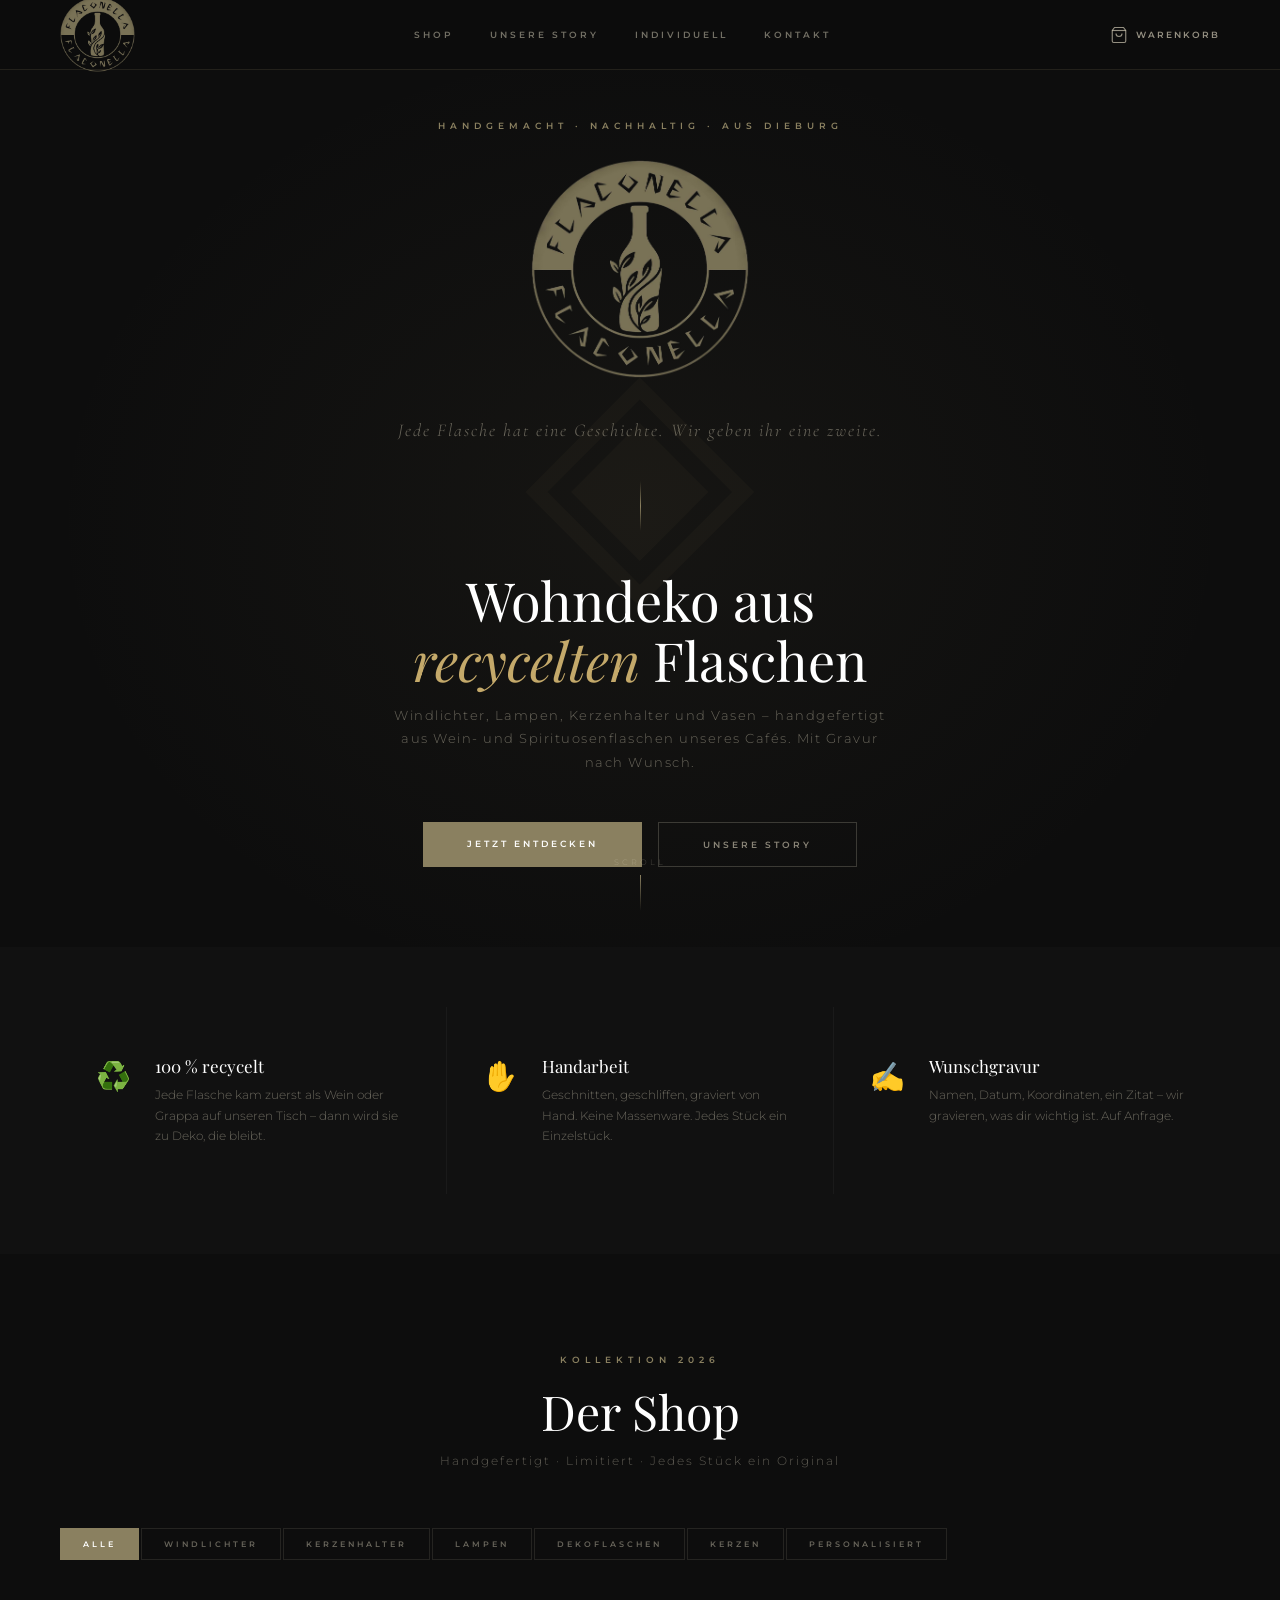
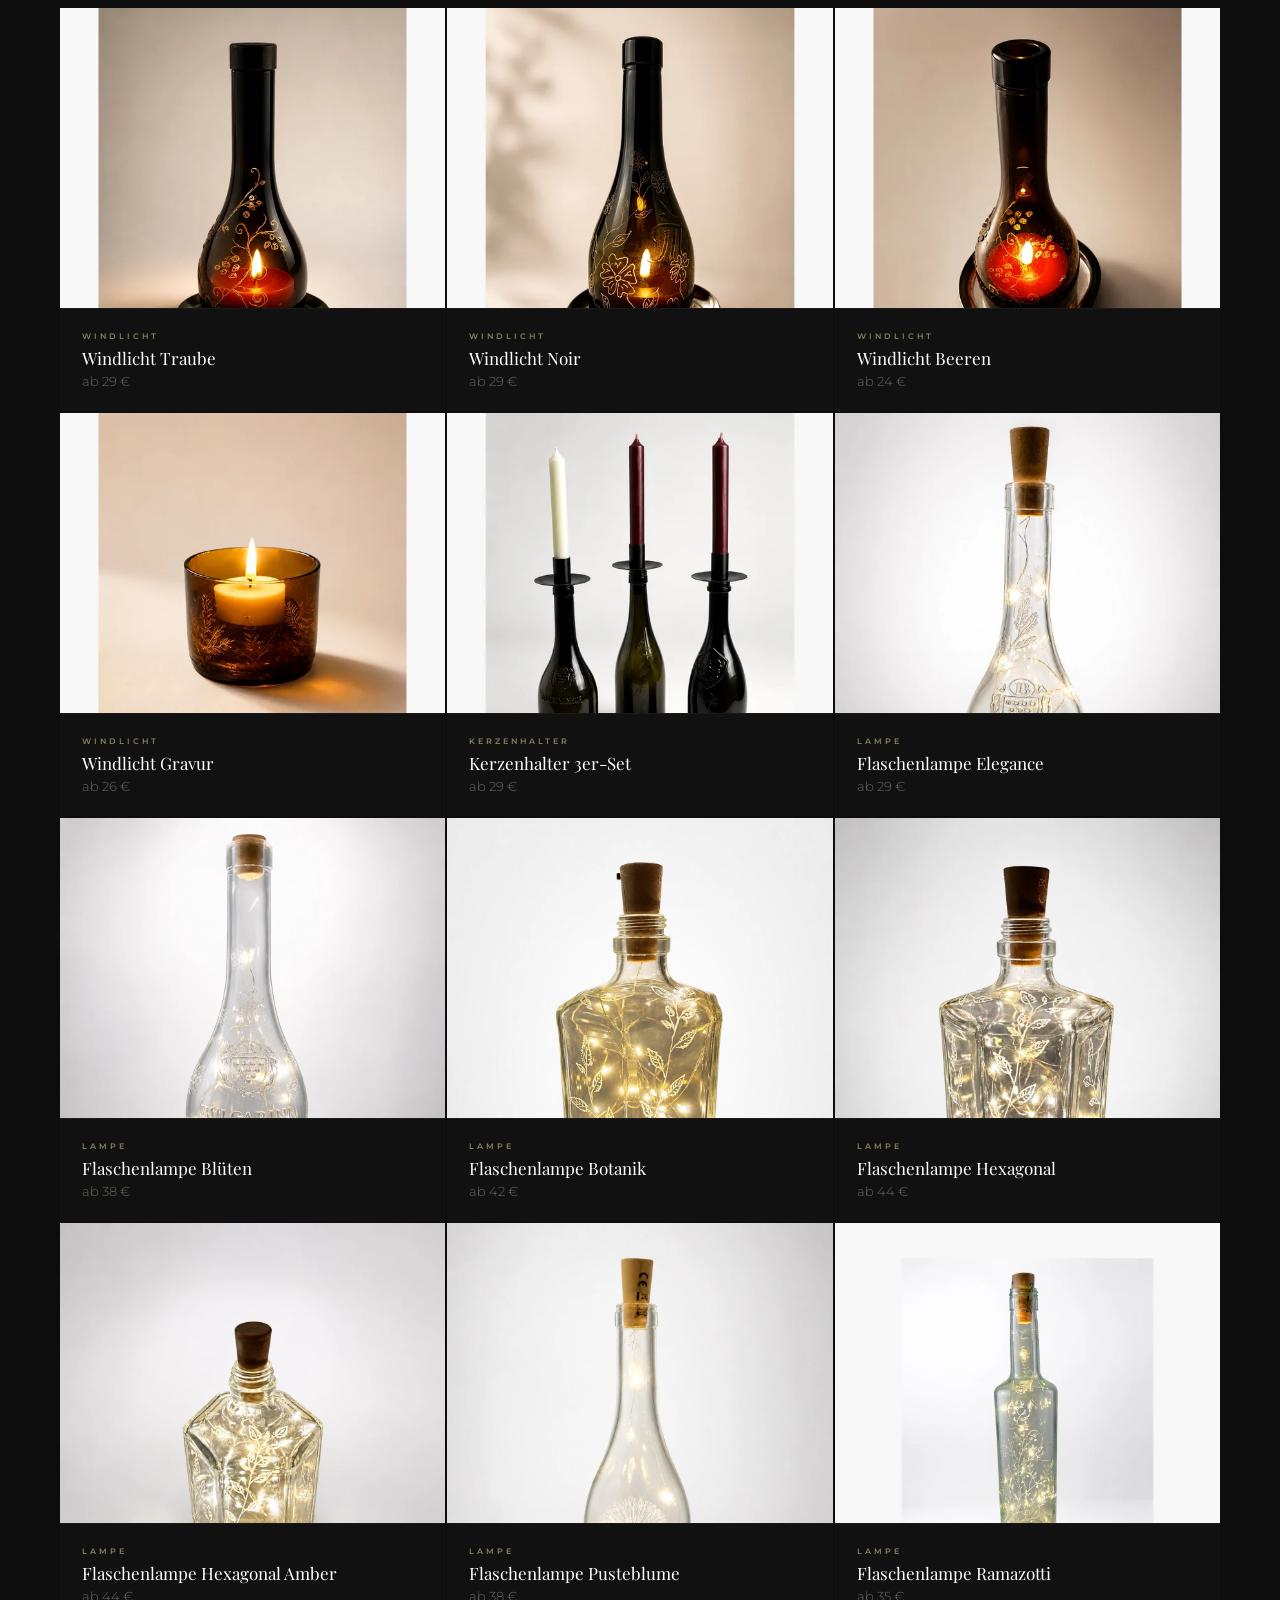
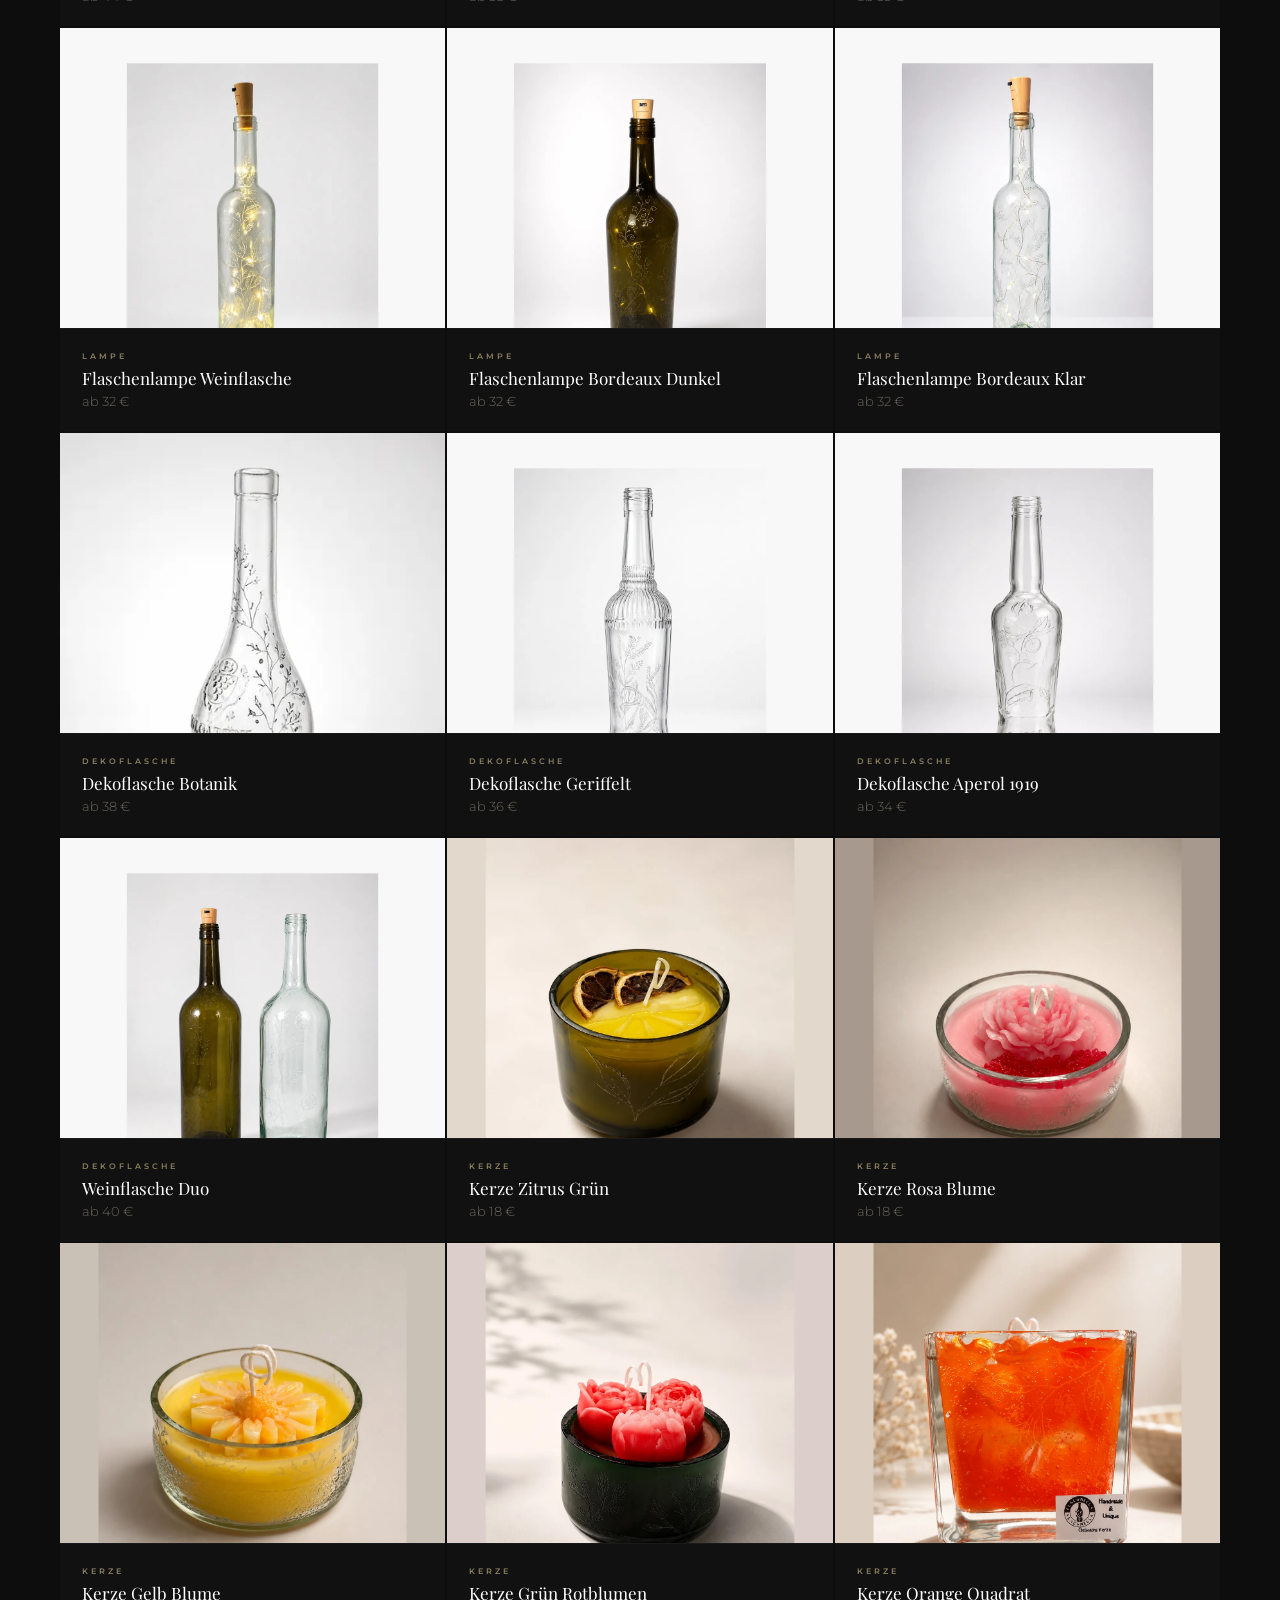
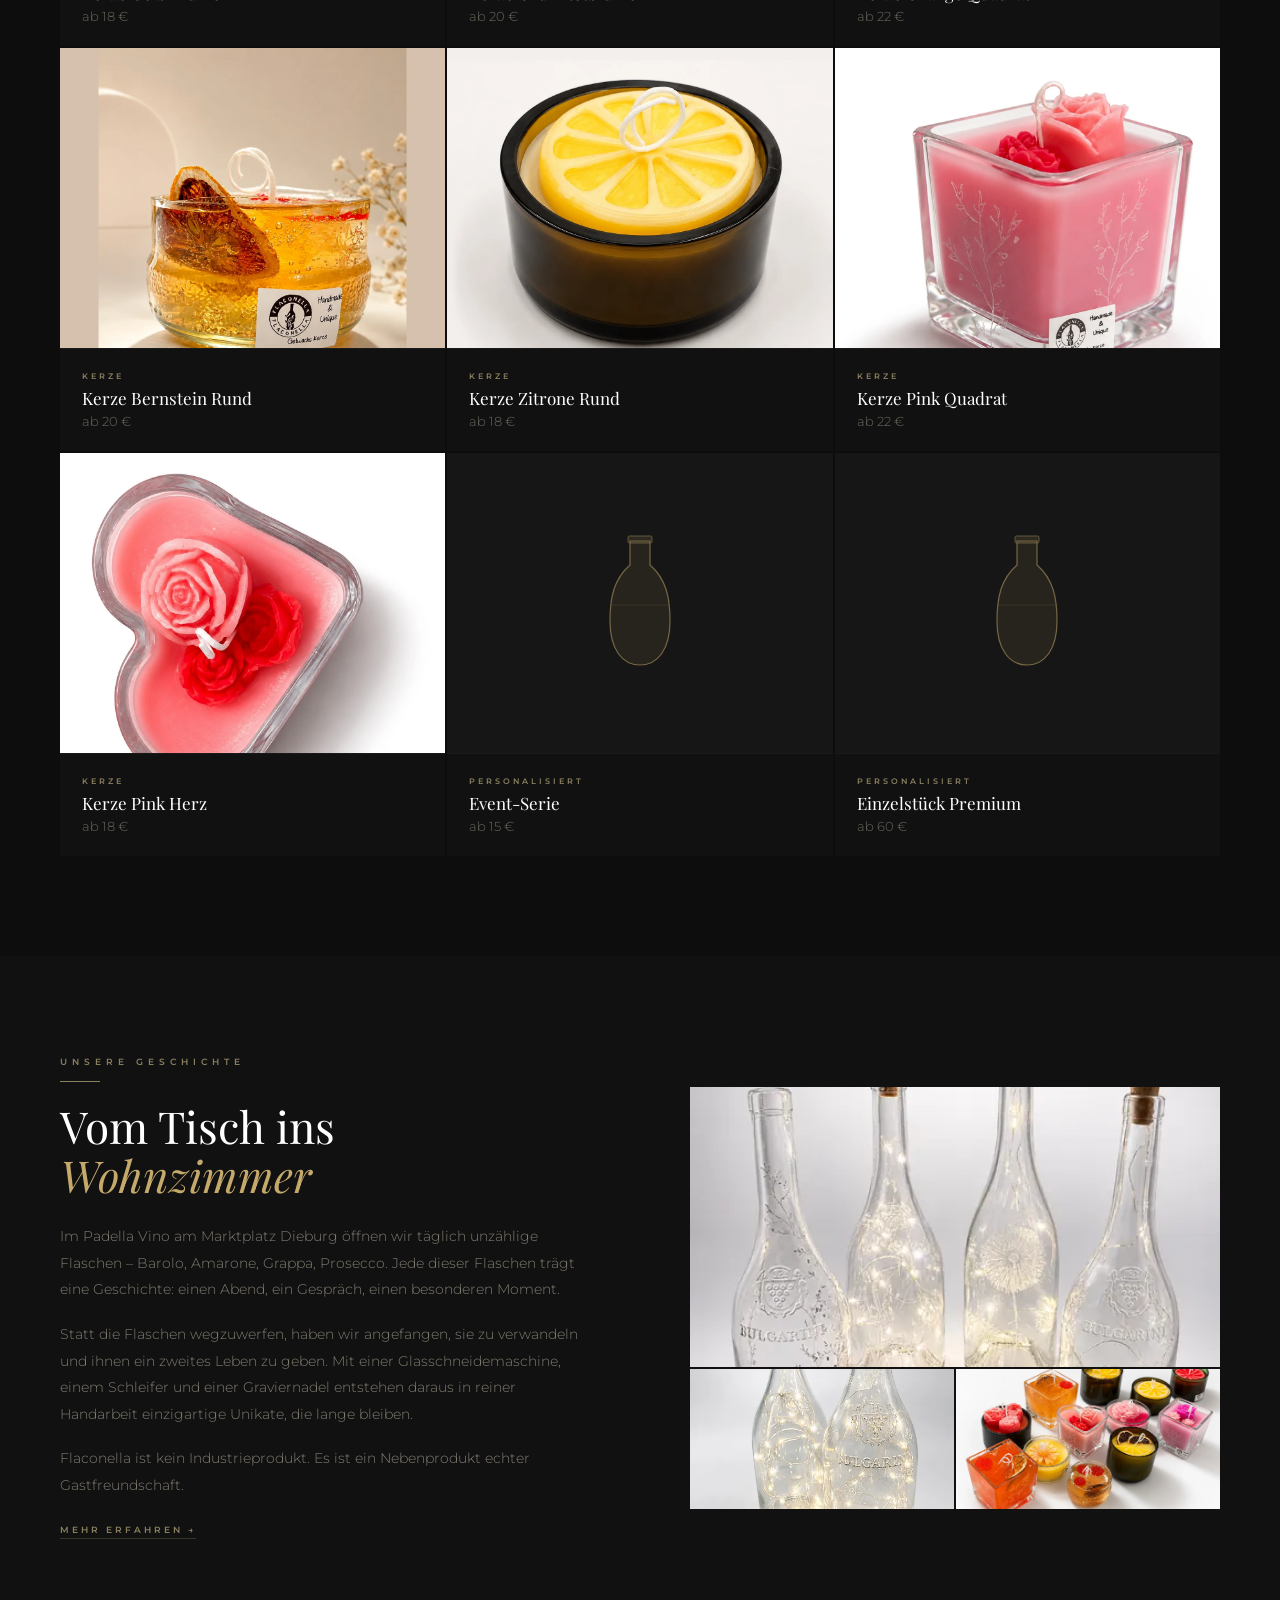
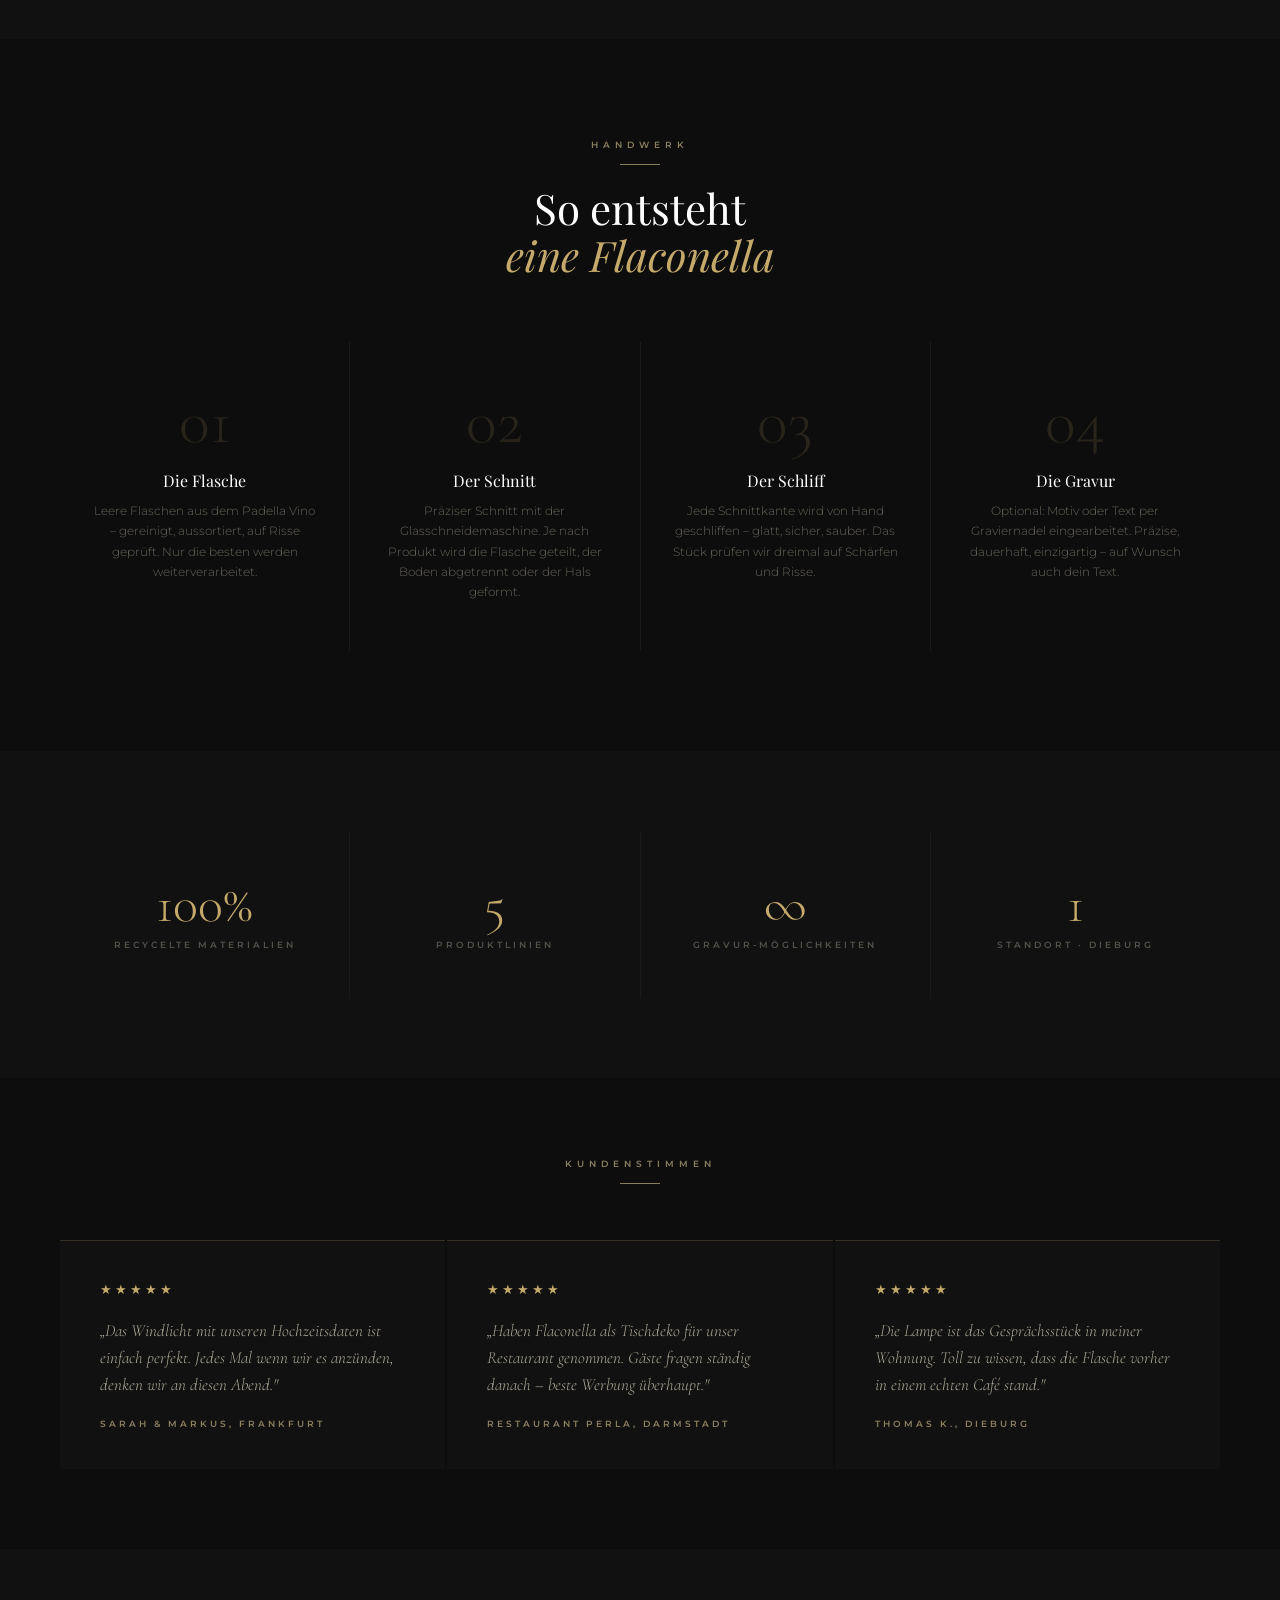
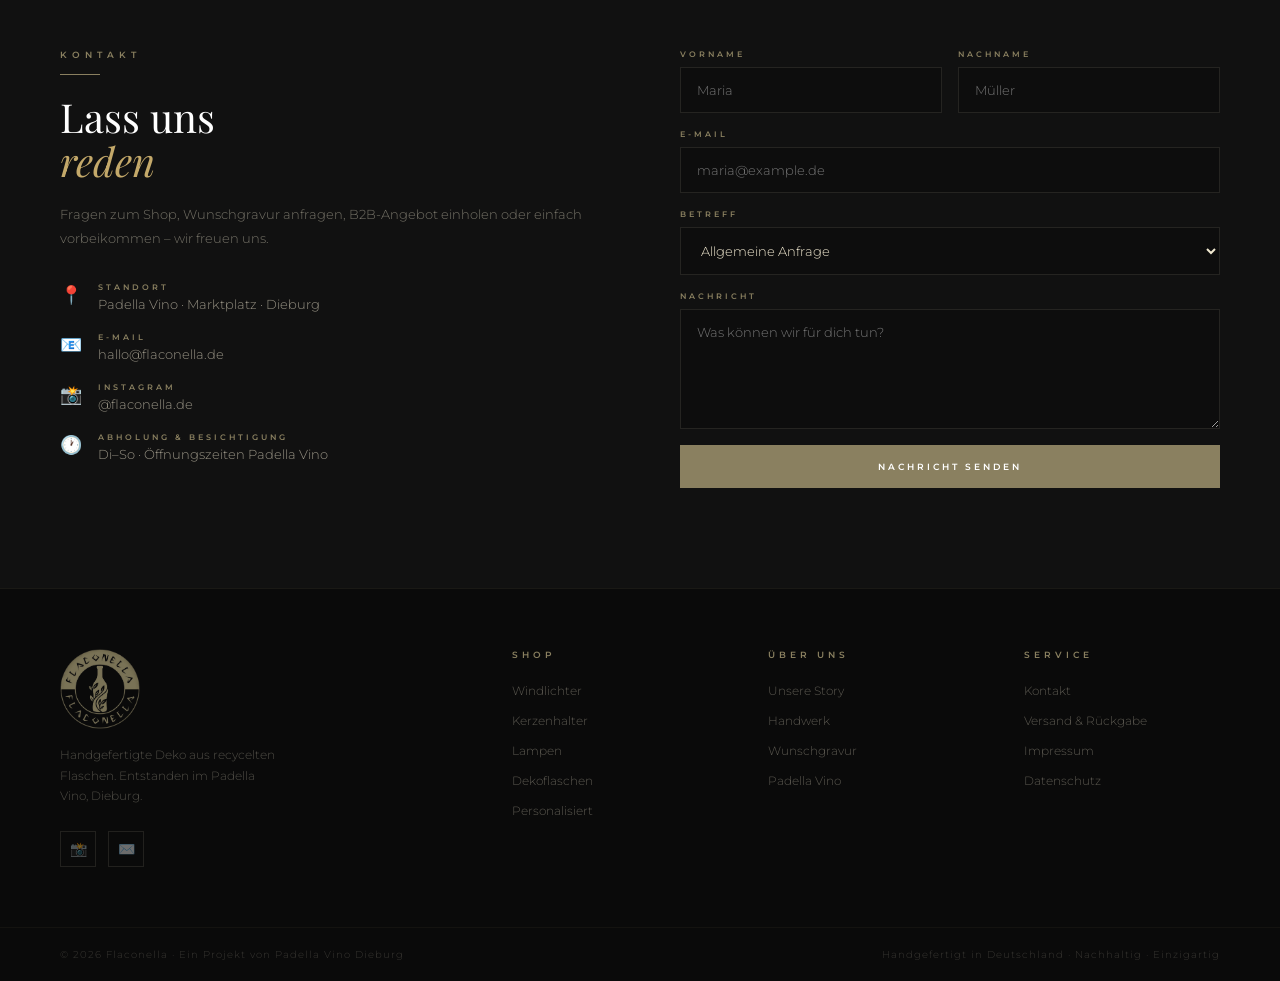
<file: outputs/flaconella-webshop.html>
<!DOCTYPE html>
<html lang="de">
<head>
<meta charset="UTF-8">
<meta name="viewport" content="width=device-width, initial-scale=1.0">
<title>Flaconella – Handgefertigte Deko aus recycelten Flaschen</title>
<link href="https://fonts.googleapis.com/css2?family=Playfair+Display:ital,wght@0,400;0,700;1,400&family=Cormorant+Garamond:wght@300;400;500;600&family=Montserrat:wght@300;400;600&display=swap" rel="stylesheet">
<style>
*{margin:0;padding:0;box-sizing:border-box;}
html{scroll-behavior:smooth;}
body{font-family:'Montserrat',sans-serif;background:#0d0d0d;color:#f0e8d0;overflow-x:hidden;}

/* ── NAV ── */
nav{
  position:fixed;top:0;left:0;right:0;z-index:200;
  background:rgba(13,13,13,0.96);backdrop-filter:blur(12px);
  border-bottom:1px solid rgba(138,128,96,0.18);
  padding:0 60px;display:flex;align-items:center;justify-content:space-between;height:70px;
}
.nav-logo{text-decoration:none;display:flex;align-items:center;}
.nav-logo img{height:75px;width:auto;display:block;}
.nav-links{display:flex;gap:36px;}
.nav-links a{font-size:9px;letter-spacing:3px;text-transform:uppercase;color:rgba(240,232,208,0.45);text-decoration:none;transition:color 0.2s;font-weight:600;}
.nav-links a:hover{color:#c4a96a;}
.nav-right{display:flex;align-items:center;gap:24px;}
.nav-cart{background:none;border:none;cursor:pointer;display:flex;align-items:center;gap:8px;color:rgba(240,232,208,0.6);font-family:'Montserrat',sans-serif;font-size:9px;letter-spacing:2px;text-transform:uppercase;font-weight:600;transition:color 0.2s;position:relative;}
.nav-cart:hover{color:#c4a96a;}
.cart-badge{position:absolute;top:-6px;right:-10px;background:#c4a96a;color:#0d0d0d;font-size:9px;font-weight:700;width:18px;height:18px;border-radius:50%;display:flex;align-items:center;justify-content:center;opacity:0;transition:opacity 0.2s;}
.cart-badge.visible{opacity:1;}
.nav-cta{background:#8a8060;color:#fff;padding:10px 24px;font-size:9px;letter-spacing:3px;text-transform:uppercase;text-decoration:none;font-weight:600;transition:background 0.2s;}
.nav-cta:hover{background:#c4a96a;}
.nav-hamburger{display:none;flex-direction:column;gap:5px;cursor:pointer;background:none;border:none;}
.nav-hamburger span{width:22px;height:1px;background:#f0e8d0;transition:all 0.3s;}

/* ── HERO ── */
.hero{
  min-height:100vh;background:#0d0d0d;
  display:flex;flex-direction:column;align-items:center;justify-content:center;
  text-align:center;padding:120px 60px 80px;position:relative;overflow:hidden;
}
.hero::before{content:'';position:absolute;inset:0;background:radial-gradient(ellipse at 50% 55%,rgba(138,128,96,0.07) 0%,transparent 65%);}
.hero-tag{font-size:9px;letter-spacing:5px;text-transform:uppercase;color:#8a8060;margin-bottom:28px;font-weight:600;}
.hero-logo{margin-bottom:40px;display:flex;justify-content:center;}
.hero-logo img{width:220px;height:auto;display:block;position:relative;}
.hero-subtitle{font-family:'Cormorant Garamond',serif;font-size:18px;font-weight:300;font-style:italic;color:rgba(240,232,208,0.4);letter-spacing:2px;margin-bottom:40px;}
.hero-line{width:1px;height:50px;background:linear-gradient(to bottom,transparent,#8a8060,transparent);margin:0 auto 40px;}
.hero h1{font-family:'Playfair Display',serif;font-size:54px;font-weight:400;color:#fff;line-height:1.1;margin-bottom:14px;position:relative;max-width:700px;}
.hero h1 em{font-style:italic;color:#c4a96a;}
.hero-desc{font-size:13px;letter-spacing:1.5px;color:rgba(240,232,208,0.4);margin-bottom:48px;font-weight:300;max-width:500px;line-height:1.8;}
.hero-btns{display:flex;gap:16px;flex-wrap:wrap;justify-content:center;}
.btn-primary{background:#8a8060;color:#fff;padding:16px 44px;font-size:9px;letter-spacing:3px;text-transform:uppercase;text-decoration:none;font-weight:600;transition:background 0.2s;cursor:pointer;border:none;font-family:'Montserrat',sans-serif;}
.btn-primary:hover{background:#c4a96a;}
.btn-secondary{border:1px solid rgba(240,232,208,0.2);color:rgba(240,232,208,0.55);padding:16px 44px;font-size:9px;letter-spacing:3px;text-transform:uppercase;text-decoration:none;font-weight:600;transition:all 0.2s;cursor:pointer;background:none;font-family:'Montserrat',sans-serif;}
.btn-secondary:hover{border-color:#8a8060;color:#c4a96a;}
.hero-scroll{position:absolute;bottom:36px;left:50%;transform:translateX(-50%);display:flex;flex-direction:column;align-items:center;gap:8px;}
.hero-scroll span{font-size:8px;letter-spacing:3px;text-transform:uppercase;color:rgba(240,232,208,0.2);}
.scroll-line{width:1px;height:36px;background:linear-gradient(to bottom,#8a8060,transparent);}
.hero-deco{position:absolute;opacity:0.03;font-size:300px;font-family:'Cormorant Garamond',serif;color:#c4a96a;top:50%;left:50%;transform:translate(-50%,-50%);pointer-events:none;white-space:nowrap;}

/* ── SECTION COMMONS ── */
section{padding:100px 60px;}
.section-tag{font-size:9px;letter-spacing:5px;text-transform:uppercase;color:#8a8060;margin-bottom:14px;font-weight:600;display:block;}
.section-rule{width:40px;height:1px;background:#8a8060;margin-bottom:20px;}
.section-title{font-family:'Playfair Display',serif;font-size:42px;font-weight:400;color:#fff;line-height:1.1;margin-bottom:14px;}
.section-title em{font-style:italic;color:#c4a96a;}

/* ── HIGHLIGHTS ── */
.highlights{background:#111;padding:60px;}
.highlights-grid{display:grid;grid-template-columns:repeat(3,1fr);gap:1px;background:#1a1a1a;}
.highlight-item{background:#111;padding:48px 36px;display:flex;align-items:flex-start;gap:24px;}
.highlight-icon{font-size:28px;flex-shrink:0;margin-top:4px;}
.highlight-text h3{font-family:'Playfair Display',serif;font-size:17px;font-weight:400;color:#fff;margin-bottom:8px;}
.highlight-text p{font-size:12px;color:rgba(240,232,208,0.4);line-height:1.7;font-weight:300;}

/* ── SHOP ── */
.shop{background:#0d0d0d;}
.shop-header{text-align:center;margin-bottom:60px;}
.shop-header h2{font-family:'Playfair Display',serif;font-size:48px;font-weight:400;color:#fff;margin-bottom:10px;}
.shop-header p{font-size:12px;color:rgba(240,232,208,0.35);letter-spacing:2px;font-weight:300;}
.shop-filters{display:flex;gap:2px;margin-bottom:48px;flex-wrap:wrap;}
.filter-btn{background:none;border:1px solid rgba(240,232,208,0.1);color:rgba(240,232,208,0.4);padding:10px 22px;font-size:8px;letter-spacing:3px;text-transform:uppercase;font-weight:600;cursor:pointer;transition:all 0.2s;font-family:'Montserrat',sans-serif;}
.filter-btn:hover,.filter-btn.active{background:#8a8060;border-color:#8a8060;color:#fff;}
.shop-grid{display:grid;grid-template-columns:repeat(3,1fr);gap:2px;}
.product-card{background:#111;position:relative;overflow:hidden;cursor:pointer;transition:transform 0.3s;}
.product-card:hover{transform:translateY(-2px);}
.product-card:hover .product-overlay{opacity:1;}
.product-img{width:100%;height:300px;background:#161616;display:flex;align-items:center;justify-content:center;position:relative;overflow:hidden;}
.product-img img{width:100%;height:100%;object-fit:cover;object-position:center top;transition:transform 0.5s ease;}
.product-card:hover .product-img img{transform:scale(1.04);}
.product-img svg{transition:transform 0.4s;}
.product-card:hover .product-img svg{transform:scale(1.05);}
.modal-img img{width:100%;height:100%;object-fit:cover;object-position:center top;}
.product-overlay{position:absolute;inset:0;background:rgba(13,13,13,0.88);opacity:0;transition:opacity 0.3s;display:flex;align-items:center;justify-content:center;gap:12px;flex-direction:column;}
.overlay-btn{border:1px solid rgba(196,169,106,0.5);color:#c4a96a;padding:11px 28px;font-size:8px;letter-spacing:3px;text-transform:uppercase;font-weight:600;cursor:pointer;background:none;font-family:'Montserrat',sans-serif;transition:all 0.2s;}
.overlay-btn:hover{background:#c4a96a;color:#0d0d0d;border-color:#c4a96a;}
.overlay-btn.cart-direct{background:#8a8060;border-color:#8a8060;color:#fff;}
.overlay-btn.cart-direct:hover{background:#c4a96a;border-color:#c4a96a;}
.product-info{padding:22px;border-top:1px solid #1a1a1a;}
.product-cat{font-size:8px;letter-spacing:3px;text-transform:uppercase;color:#8a8060;margin-bottom:6px;display:block;font-weight:600;}
.product-name{font-family:'Playfair Display',serif;font-size:17px;color:#fff;margin-bottom:4px;}
.product-price{font-size:13px;color:rgba(240,232,208,0.4);font-weight:300;}
.product-badge{position:absolute;top:14px;left:14px;background:#8a8060;color:#fff;font-size:7px;letter-spacing:2px;text-transform:uppercase;padding:5px 10px;font-weight:700;}
.product-badge.custom{background:#c4a96a;}
.product-card.hidden{display:none;}

/* ── STORY ── */
.story{background:#111;}
.story-grid{display:grid;grid-template-columns:1fr 1fr;gap:100px;align-items:center;}
.story-text .section-tag{display:block;}
.story-text h2{font-family:'Playfair Display',serif;font-size:44px;font-weight:400;color:#fff;line-height:1.1;margin-bottom:24px;}
.story-text h2 em{font-style:italic;color:#c4a96a;}
.story-text p{font-size:14px;color:rgba(240,232,208,0.5);line-height:1.9;font-weight:300;margin-bottom:18px;}
.story-link{font-size:9px;letter-spacing:3px;text-transform:uppercase;color:#8a8060;text-decoration:none;font-weight:600;border-bottom:1px solid rgba(138,128,96,0.3);padding-bottom:3px;display:inline-block;margin-top:8px;}
.story-link:hover{color:#c4a96a;border-color:#c4a96a;}
.story-visual{display:flex;flex-direction:column;gap:2px;}
.story-img-main{width:100%;height:280px;background:#161616;display:flex;align-items:center;justify-content:center;}
.story-img-row{display:grid;grid-template-columns:1fr 1fr;gap:2px;}
.story-img-small{height:140px;background:#1a1a1a;display:flex;align-items:center;justify-content:center;}
.story-img-main svg,.story-img-small svg{opacity:0.25;}
.img-caption{font-size:8px;letter-spacing:2px;text-transform:uppercase;color:rgba(240,232,208,0.12);}

/* ── PROCESS ── */
.process{background:#0d0d0d;}
.process-header{text-align:center;margin-bottom:64px;}
.process-steps{display:grid;grid-template-columns:repeat(4,1fr);gap:1px;background:#1a1a1a;}
.step{background:#0d0d0d;padding:48px 32px;text-align:center;}
.step-num{font-family:'Cormorant Garamond',serif;font-size:64px;font-weight:300;color:rgba(196,169,106,0.15);line-height:1;margin-bottom:16px;}
.step h3{font-family:'Playfair Display',serif;font-size:16px;font-weight:400;color:#fff;margin-bottom:10px;}
.step p{font-size:12px;color:rgba(240,232,208,0.4);line-height:1.7;font-weight:300;}

/* ── CUSTOM ── */
.custom{background:#111;}
.custom-grid{display:grid;grid-template-columns:1fr 1fr;gap:80px;align-items:center;}
.custom-text h2{font-family:'Playfair Display',serif;font-size:44px;font-weight:400;color:#fff;line-height:1.1;margin-bottom:20px;}
.custom-text h2 em{font-style:italic;color:#c4a96a;}
.custom-text p{font-size:14px;color:rgba(240,232,208,0.5);line-height:1.9;font-weight:300;margin-bottom:16px;}
.custom-options{display:flex;flex-direction:column;gap:16px;margin:32px 0;}
.custom-option{display:flex;align-items:center;gap:16px;padding:20px;background:#0d0d0d;border:1px solid rgba(240,232,208,0.06);}
.custom-option-icon{font-size:22px;flex-shrink:0;}
.custom-option h4{font-size:11px;letter-spacing:2px;text-transform:uppercase;color:#c4a96a;margin-bottom:4px;font-weight:600;}
.custom-option p{font-size:12px;color:rgba(240,232,208,0.4);font-weight:300;line-height:1.5;}
.custom-visual{background:#0d0d0d;padding:60px;display:flex;align-items:center;justify-content:center;min-height:400px;}
.custom-badge-display{text-align:center;}
.custom-badge-display .big-icon{font-size:100px;display:block;margin-bottom:24px;}
.custom-badge-display p{font-size:10px;letter-spacing:3px;text-transform:uppercase;color:rgba(240,232,208,0.2);font-weight:600;}

/* ── NUMBERS ── */
.numbers{background:#111;padding:80px 60px;}
.numbers-grid{display:grid;grid-template-columns:repeat(4,1fr);gap:1px;background:#1a1a1a;}
.number-item{background:#111;padding:48px 36px;text-align:center;}
.number-val{font-family:'Cormorant Garamond',serif;font-size:52px;font-weight:300;color:#c4a96a;line-height:1;margin-bottom:8px;}
.number-label{font-size:9px;letter-spacing:3px;text-transform:uppercase;color:rgba(240,232,208,0.3);font-weight:600;}

/* ── TESTIMONIALS ── */
.testimonials{background:#0d0d0d;padding:80px 60px;}
.testimonials-header{text-align:center;margin-bottom:56px;}
.testimonials-grid{display:grid;grid-template-columns:repeat(3,1fr);gap:2px;}
.testimonial{background:#111;padding:40px;border-top:1px solid rgba(196,169,106,0.2);}
.testimonial-stars{color:#c4a96a;font-size:13px;letter-spacing:3px;margin-bottom:20px;}
.testimonial blockquote{font-family:'Cormorant Garamond',serif;font-size:17px;font-style:italic;color:rgba(240,232,208,0.7);line-height:1.6;margin-bottom:20px;font-weight:300;}
.testimonial-author{font-size:9px;letter-spacing:3px;text-transform:uppercase;color:#8a8060;font-weight:600;}

/* ── CONTACT ── */
.contact{background:#111;}
.contact-grid{display:grid;grid-template-columns:1fr 1fr;gap:80px;}
.contact-info h2{font-family:'Playfair Display',serif;font-size:40px;font-weight:400;color:#fff;line-height:1.1;margin-bottom:20px;}
.contact-info h2 em{font-style:italic;color:#c4a96a;}
.contact-info p{font-size:13px;color:rgba(240,232,208,0.45);line-height:1.8;font-weight:300;margin-bottom:32px;}
.contact-details{display:flex;flex-direction:column;gap:20px;}
.contact-detail{display:flex;gap:16px;align-items:flex-start;}
.cd-icon{font-size:18px;flex-shrink:0;margin-top:2px;}
.cd-label{font-size:8px;letter-spacing:3px;text-transform:uppercase;color:#8a8060;font-weight:600;margin-bottom:4px;}
.cd-value{font-size:13px;color:rgba(240,232,208,0.6);font-weight:300;}
.contact-form{display:flex;flex-direction:column;gap:16px;}
.form-row{display:grid;grid-template-columns:1fr 1fr;gap:16px;}
.form-group{display:flex;flex-direction:column;gap:8px;}
.form-group label{font-size:8px;letter-spacing:3px;text-transform:uppercase;color:#8a8060;font-weight:600;}
.form-group input,.form-group textarea,.form-group select{background:#0d0d0d;border:1px solid rgba(240,232,208,0.1);color:#f0e8d0;padding:14px 16px;font-family:'Montserrat',sans-serif;font-size:13px;font-weight:300;outline:none;transition:border-color 0.2s;width:100%;}
.form-group input:focus,.form-group textarea:focus,.form-group select:focus{border-color:#8a8060;}
.form-group textarea{resize:vertical;min-height:120px;}
.form-group select option{background:#0d0d0d;}
.form-submit{background:#8a8060;color:#fff;padding:16px;font-size:9px;letter-spacing:3px;text-transform:uppercase;font-weight:600;cursor:pointer;border:none;font-family:'Montserrat',sans-serif;transition:background 0.2s;width:100%;}
.form-submit:hover{background:#c4a96a;}

/* ── FOOTER ── */
footer{background:#0a0a0a;border-top:1px solid rgba(138,128,96,0.12);padding:60px;display:grid;grid-template-columns:2fr 1fr 1fr 1fr;gap:60px;}
.footer-brand{display:flex;flex-direction:column;gap:16px;}
.footer-logo{display:flex;align-items:center;}
.footer-logo img{height:80px;width:auto;display:block;}
.footer-tagline{font-size:12px;color:rgba(240,232,208,0.3);line-height:1.7;font-weight:300;max-width:220px;}
.footer-social{display:flex;gap:12px;margin-top:8px;}
.social-icon{width:36px;height:36px;border:1px solid rgba(240,232,208,0.1);display:flex;align-items:center;justify-content:center;font-size:14px;cursor:pointer;transition:border-color 0.2s,color 0.2s;text-decoration:none;color:rgba(240,232,208,0.4);}
.social-icon:hover{border-color:#c4a96a;color:#c4a96a;}
.footer-col h4{font-size:9px;letter-spacing:4px;text-transform:uppercase;color:#8a8060;font-weight:600;margin-bottom:20px;}
.footer-col ul{list-style:none;display:flex;flex-direction:column;gap:11px;}
.footer-col ul li a{font-size:12px;color:rgba(240,232,208,0.35);text-decoration:none;font-weight:300;transition:color 0.2s;}
.footer-col ul li a:hover{color:#c4a96a;}
.footer-bottom{background:#0a0a0a;border-top:1px solid rgba(138,128,96,0.08);padding:20px 60px;display:flex;justify-content:space-between;align-items:center;}
.footer-bottom p{font-size:10px;color:rgba(240,232,208,0.2);letter-spacing:1px;font-weight:300;}
.footer-bottom a{color:rgba(240,232,208,0.2);text-decoration:none;}
.footer-bottom a:hover{color:#c4a96a;}

/* ── CART SIDEBAR ── */
.cart-overlay{position:fixed;inset:0;background:rgba(0,0,0,0.6);z-index:300;opacity:0;pointer-events:none;transition:opacity 0.3s;backdrop-filter:blur(4px);}
.cart-overlay.open{opacity:1;pointer-events:all;}
.cart-sidebar{position:fixed;top:0;right:0;bottom:0;width:420px;background:#111;z-index:301;transform:translateX(100%);transition:transform 0.35s cubic-bezier(.4,0,.2,1);display:flex;flex-direction:column;border-left:1px solid rgba(138,128,96,0.15);}
.cart-sidebar.open{transform:translateX(0);}
.cart-header{padding:28px 32px;border-bottom:1px solid rgba(240,232,208,0.08);display:flex;justify-content:space-between;align-items:center;}
.cart-header h3{font-family:'Playfair Display',serif;font-size:20px;font-weight:400;color:#fff;}
.cart-close{background:none;border:none;cursor:pointer;color:rgba(240,232,208,0.4);font-size:20px;transition:color 0.2s;line-height:1;}
.cart-close:hover{color:#c4a96a;}
.cart-items{flex:1;overflow-y:auto;padding:24px 32px;display:flex;flex-direction:column;gap:20px;}
.cart-empty{display:flex;flex-direction:column;align-items:center;justify-content:center;height:100%;gap:16px;}
.cart-empty-icon{font-size:48px;opacity:0.15;}
.cart-empty p{font-size:12px;color:rgba(240,232,208,0.3);letter-spacing:2px;text-transform:uppercase;font-weight:600;}
.cart-item{display:flex;gap:16px;align-items:flex-start;padding-bottom:20px;border-bottom:1px solid rgba(240,232,208,0.06);}
.cart-item-img{width:70px;height:70px;background:#0d0d0d;flex-shrink:0;display:flex;align-items:center;justify-content:center;font-size:28px;}
.cart-item-info{flex:1;}
.cart-item-name{font-family:'Playfair Display',serif;font-size:14px;color:#fff;margin-bottom:4px;}
.cart-item-variant{font-size:9px;letter-spacing:2px;text-transform:uppercase;color:#8a8060;margin-bottom:8px;font-weight:600;}
.cart-item-engraving{font-size:10px;color:rgba(240,232,208,0.35);font-style:italic;margin-bottom:8px;}
.cart-item-price{font-size:13px;color:#c4a96a;font-weight:300;}
.cart-item-qty{display:flex;align-items:center;gap:10px;margin-top:10px;}
.qty-btn{width:24px;height:24px;border:1px solid rgba(240,232,208,0.15);background:none;color:rgba(240,232,208,0.6);cursor:pointer;font-size:14px;display:flex;align-items:center;justify-content:center;transition:all 0.2s;}
.qty-btn:hover{border-color:#8a8060;color:#c4a96a;}
.qty-num{font-size:12px;color:#f0e8d0;min-width:20px;text-align:center;}
.cart-item-remove{background:none;border:none;cursor:pointer;color:rgba(240,232,208,0.2);font-size:16px;padding:2px;transition:color 0.2s;align-self:center;margin-left:auto;}
.cart-item-remove:hover{color:#c4a96a;}
.cart-footer{padding:24px 32px;border-top:1px solid rgba(240,232,208,0.08);}
.cart-subtotal{display:flex;justify-content:space-between;margin-bottom:8px;}
.cart-subtotal span{font-size:11px;color:rgba(240,232,208,0.4);letter-spacing:2px;text-transform:uppercase;font-weight:600;}
.cart-subtotal strong{font-family:'Cormorant Garamond',serif;font-size:20px;color:#c4a96a;font-weight:400;}
.cart-note{font-size:10px;color:rgba(240,232,208,0.2);margin-bottom:20px;line-height:1.6;}
.cart-checkout-btn{background:#8a8060;color:#fff;width:100%;padding:16px;font-size:9px;letter-spacing:3px;text-transform:uppercase;font-weight:600;cursor:pointer;border:none;font-family:'Montserrat',sans-serif;transition:background 0.2s;}
.cart-checkout-btn:hover{background:#c4a96a;}
.cart-checkout-btn:disabled{opacity:0.4;cursor:not-allowed;}

/* ── PRODUCT MODAL ── */
.modal-overlay{position:fixed;inset:0;background:rgba(0,0,0,0.8);z-index:400;opacity:0;pointer-events:none;transition:opacity 0.3s;backdrop-filter:blur(6px);display:flex;align-items:center;justify-content:center;padding:40px;}
.modal-overlay.open{opacity:1;pointer-events:all;}
.modal{background:#111;max-width:860px;width:100%;max-height:90vh;overflow-y:auto;position:relative;border:1px solid rgba(138,128,96,0.12);}
.modal-close{position:absolute;top:20px;right:20px;background:none;border:none;cursor:pointer;color:rgba(240,232,208,0.4);font-size:22px;z-index:1;transition:color 0.2s;line-height:1;}
.modal-close:hover{color:#c4a96a;}
.modal-grid{display:grid;grid-template-columns:1fr 1fr;}
.modal-img{background:#0d0d0d;display:flex;align-items:center;justify-content:center;height:400px;overflow:hidden;}
.modal-info{padding:48px 40px;display:flex;flex-direction:column;}
.modal-cat{font-size:8px;letter-spacing:4px;text-transform:uppercase;color:#8a8060;margin-bottom:12px;font-weight:600;}
.modal-name{font-family:'Playfair Display',serif;font-size:28px;font-weight:400;color:#fff;line-height:1.15;margin-bottom:6px;}
.modal-tagline{font-size:12px;color:rgba(240,232,208,0.35);font-style:italic;margin-bottom:20px;font-weight:300;}
.modal-price{font-family:'Cormorant Garamond',serif;font-size:32px;color:#c4a96a;font-weight:300;margin-bottom:24px;}
.modal-desc{font-size:13px;color:rgba(240,232,208,0.5);line-height:1.8;font-weight:300;margin-bottom:16px;}
.modal-note{font-size:11px;color:rgba(240,232,208,0.3);line-height:1.7;border-left:2px solid rgba(138,128,96,0.3);padding-left:12px;margin-bottom:20px;font-weight:300;}
.modal-divider{width:40px;height:1px;background:#8a8060;margin-bottom:24px;}
.modal-option-label{font-size:8px;letter-spacing:3px;text-transform:uppercase;color:#8a8060;font-weight:600;margin-bottom:10px;}
.variant-selector{display:flex;flex-direction:column;gap:8px;margin-bottom:20px;}
.variant-option{display:flex;align-items:center;gap:10px;padding:12px 16px;background:#0d0d0d;border:1px solid rgba(240,232,208,0.08);cursor:pointer;transition:all 0.2s;}
.variant-option:hover,.variant-option.selected{border-color:#8a8060;}
.variant-option input[type=radio]{accent-color:#c4a96a;}
.variant-option-name{font-size:12px;color:rgba(240,232,208,0.7);flex:1;}
.variant-option-price{font-size:12px;color:#c4a96a;font-weight:300;}
.engraving-field{display:flex;flex-direction:column;gap:8px;margin-bottom:24px;}
.engraving-field input{background:#0d0d0d;border:1px solid rgba(240,232,208,0.1);color:#f0e8d0;padding:12px 14px;font-family:'Montserrat',sans-serif;font-size:12px;font-weight:300;outline:none;transition:border-color 0.2s;}
.engraving-field input:focus{border-color:#8a8060;}
.engraving-field input::placeholder{color:rgba(240,232,208,0.2);}
.modal-add-btn{background:#8a8060;color:#fff;width:100%;padding:16px;font-size:9px;letter-spacing:3px;text-transform:uppercase;font-weight:600;cursor:pointer;border:none;font-family:'Montserrat',sans-serif;transition:background 0.2s;margin-top:auto;}
.modal-add-btn:hover{background:#c4a96a;}

/* ── CHECKOUT MODAL ── */
.checkout-modal{background:#111;max-width:640px;width:100%;position:relative;border:1px solid rgba(138,128,96,0.12);max-height:90vh;overflow-y:auto;}
.checkout-header{padding:32px 40px;border-bottom:1px solid rgba(240,232,208,0.08);}
.checkout-header h3{font-family:'Playfair Display',serif;font-size:26px;font-weight:400;color:#fff;}
.checkout-header p{font-size:12px;color:rgba(240,232,208,0.3);font-weight:300;margin-top:4px;}
.checkout-body{padding:36px 40px;display:flex;flex-direction:column;gap:20px;}
.checkout-section-title{font-size:9px;letter-spacing:3px;text-transform:uppercase;color:#8a8060;font-weight:600;margin-bottom:4px;}
.checkout-order-summary{background:#0d0d0d;padding:20px;margin-bottom:4px;}
.checkout-order-line{display:flex;justify-content:space-between;padding:6px 0;border-bottom:1px solid rgba(240,232,208,0.05);font-size:12px;}
.checkout-order-line:last-child{border-bottom:none;font-weight:600;color:#c4a96a;padding-top:12px;}
.checkout-total{display:flex;justify-content:space-between;padding:16px 0 0;font-size:14px;color:#fff;}
.checkout-total strong{font-family:'Cormorant Garamond',serif;font-size:22px;color:#c4a96a;}
.checkout-payment-info{background:#0d0d0d;padding:20px;border-left:2px solid #8a8060;}
.checkout-payment-info h4{font-size:9px;letter-spacing:3px;text-transform:uppercase;color:#c4a96a;font-weight:600;margin-bottom:12px;}
.checkout-payment-info p{font-size:12px;color:rgba(240,232,208,0.5);line-height:1.7;font-weight:300;}
.checkout-payment-info strong{color:#f0e8d0;}
.checkout-submit{background:#8a8060;color:#fff;width:100%;padding:18px;font-size:9px;letter-spacing:3px;text-transform:uppercase;font-weight:600;cursor:pointer;border:none;font-family:'Montserrat',sans-serif;transition:background 0.2s;}
.checkout-submit:hover{background:#c4a96a;}
.checkout-note{font-size:10px;color:rgba(240,232,208,0.2);text-align:center;line-height:1.6;}

/* ── SUCCESS MODAL ── */
.success-modal{background:#111;max-width:480px;width:100%;padding:60px 48px;text-align:center;border:1px solid rgba(138,128,96,0.15);position:relative;}
.success-icon{font-size:56px;margin-bottom:24px;}
.success-modal h3{font-family:'Playfair Display',serif;font-size:28px;font-weight:400;color:#fff;margin-bottom:12px;}
.success-modal p{font-size:13px;color:rgba(240,232,208,0.45);line-height:1.7;font-weight:300;margin-bottom:32px;}
.success-modal .btn-primary{display:inline-block;}

/* ── TOAST ── */
.toast{position:fixed;bottom:40px;left:50%;transform:translateX(-50%) translateY(20px);background:#1a1a1a;border:1px solid rgba(196,169,106,0.3);color:#f0e8d0;padding:14px 28px;font-size:11px;letter-spacing:2px;text-transform:uppercase;font-weight:600;z-index:500;opacity:0;transition:all 0.3s;pointer-events:none;white-space:nowrap;}
.toast.show{opacity:1;transform:translateX(-50%) translateY(0);}
.toast span{color:#c4a96a;margin-right:8px;}

/* ── MOBILE ── */
@media(max-width:900px){
  nav{padding:0 24px;}
  .nav-links{display:none;}
  .nav-hamburger{display:flex;}
  section{padding:70px 24px;}
  .hero{padding:100px 24px 70px;}
  .hero-logo img{width:160px;}
  .hero h1{font-size:36px;}
  .highlights-grid,.shop-grid,.testimonials-grid{grid-template-columns:1fr;}
  .story-grid,.custom-grid,.contact-grid{grid-template-columns:1fr;gap:48px;}
  .process-steps{grid-template-columns:1fr 1fr;}
  .numbers-grid{grid-template-columns:1fr 1fr;}
  footer{grid-template-columns:1fr 1fr;gap:40px;padding:48px 24px;}
  .footer-bottom{padding:16px 24px;flex-direction:column;gap:8px;text-align:center;}
  .cart-sidebar{width:100%;}
  .modal-grid{grid-template-columns:1fr;}
  .modal-img{height:240px;}
  highlights,.numbers,.testimonials,.process{padding:60px 24px;}
}
@media(max-width:600px){
  .process-steps{grid-template-columns:1fr;}
  .numbers-grid{grid-template-columns:1fr 1fr;}
  footer{grid-template-columns:1fr;}
  .form-row{grid-template-columns:1fr;}
}
</style>
</head>
<body>

<!-- NAV -->
<nav>
  <a href="#" class="nav-logo"><img src="images/logo.png" alt="Flaconella"></a>
  <div class="nav-links">
    <a href="#shop">Shop</a>
    <a href="#story">Unsere Story</a>
    <a href="#individual">Individuell</a>
    <a href="#kontakt">Kontakt</a>
  </div>
  <div class="nav-right">
    <button class="nav-cart" onclick="openCart()">
      <svg width="18" height="18" viewBox="0 0 24 24" fill="none" stroke="currentColor" stroke-width="1.5"><path d="M6 2L3 6v14a2 2 0 002 2h14a2 2 0 002-2V6l-3-4z"/><line x1="3" y1="6" x2="21" y2="6"/><path d="M16 10a4 4 0 01-8 0"/></svg>
      Warenkorb
      <span class="cart-badge" id="cartBadge">0</span>
    </button>
    <button class="nav-hamburger" onclick="toggleMobileMenu()">
      <span></span><span></span><span></span>
    </button>
  </div>
</nav>

<!-- HERO -->
<section class="hero" id="home">
  <div class="hero-deco">◈</div>
  <span class="hero-tag">Handgemacht · Nachhaltig · Aus Dieburg</span>
  <div class="hero-logo"><img src="images/logo.png" alt="Flaconella"></div>
  <div class="hero-subtitle">Jede Flasche hat eine Geschichte. Wir geben ihr eine zweite.</div>
  <div class="hero-line"></div>
  <h1>Wohn&shy;deko aus<br><em>recycelten</em> Flaschen</h1>
  <p class="hero-desc">Windlichter, Lampen, Kerzenhalter und Vasen – handgefertigt aus Wein- und Spirituosenflaschen unseres Cafés. Mit Gravur nach Wunsch.</p>
  <div class="hero-btns">
    <a href="#shop" class="btn-primary">Jetzt entdecken</a>
    <a href="#story" class="btn-secondary">Unsere Story</a>
  </div>
  <div class="hero-scroll">
    <span>Scroll</span>
    <div class="scroll-line"></div>
  </div>
</section>

<!-- HIGHLIGHTS -->
<div class="highlights">
  <div class="highlights-grid">
    <div class="highlight-item">
      <div class="highlight-icon">♻️</div>
      <div class="highlight-text">
        <h3>100 % recycelt</h3>
        <p>Jede Flasche kam zuerst als Wein oder Grappa auf unseren Tisch – dann wird sie zu Deko, die bleibt.</p>
      </div>
    </div>
    <div class="highlight-item">
      <div class="highlight-icon">✋</div>
      <div class="highlight-text">
        <h3>Handarbeit</h3>
        <p>Geschnitten, geschliffen, graviert von Hand. Keine Massenware. Jedes Stück ein Einzelstück.</p>
      </div>
    </div>
    <div class="highlight-item">
      <div class="highlight-icon">✍️</div>
      <div class="highlight-text">
        <h3>Wunschgravur</h3>
        <p>Namen, Datum, Koordinaten, ein Zitat – wir gravieren, was dir wichtig ist. Auf Anfrage.</p>
      </div>
    </div>
  </div>
</div>

<!-- SHOP -->
<section class="shop" id="shop">
  <div class="shop-header">
    <span class="section-tag">Kollektion 2026</span>
    <h2>Der Shop</h2>
    <p>Handgefertigt · Limitiert · Jedes Stück ein Original</p>
  </div>
  <div class="shop-filters">
    <button class="filter-btn active" data-filter="all" onclick="filterProducts('all',this)">Alle</button>
    <button class="filter-btn" data-filter="windlicht" onclick="filterProducts('windlicht',this)">Windlichter</button>
    <button class="filter-btn" data-filter="kerzenhalter" onclick="filterProducts('kerzenhalter',this)">Kerzenhalter</button>
    <button class="filter-btn" data-filter="lampe" onclick="filterProducts('lampe',this)">Lampen</button>
    <button class="filter-btn" data-filter="dekoflasche" onclick="filterProducts('dekoflasche',this)">Dekoflaschen</button>
    <button class="filter-btn" data-filter="kerze" onclick="filterProducts('kerze',this)">Kerzen</button>
    <button class="filter-btn" data-filter="sonderlinie" onclick="filterProducts('sonderlinie',this)">Personalisiert</button>
  </div>
  <div class="shop-grid" id="shopGrid"></div>
</section>

<!-- STORY -->
<section class="story" id="story">
  <div class="story-grid">
    <div class="story-text">
      <span class="section-tag">Unsere Geschichte</span>
      <div class="section-rule"></div>
      <h2>Vom Tisch ins<br><em>Wohnzimmer</em></h2>
      <p>Im Padella Vino am Marktplatz Dieburg öffnen wir täglich unzählige Flaschen – Barolo, Amarone, Grappa, Prosecco. Jede dieser Flaschen trägt eine Geschichte: einen Abend, ein Gespräch, einen besonderen Moment.</p>
      <p>Statt die Flaschen wegzuwerfen, haben wir angefangen, sie zu verwandeln und ihnen ein zweites Leben zu geben. Mit einer Glasschneidemaschine, einem Schleifer und einer Graviernadel entstehen daraus in reiner Handarbeit einzigartige Unikate, die lange bleiben.</p>
      <p>Flaconella ist kein Industrieprodukt. Es ist ein Nebenprodukt echter Gastfreundschaft.</p>
      <a href="#individual" class="story-link">Mehr erfahren →</a>
    </div>
    <div class="story-visual">
      <div class="story-img-main" style="overflow:hidden;padding:0;">
        <img src="images/kollektion.webp" alt="Flaconella Kollektion" style="width:100%;height:100%;object-fit:cover;object-position:center;">
      </div>
      <div class="story-img-row">
        <div class="story-img-small" style="overflow:hidden;padding:0;">
          <img src="images/lampe-duo.webp" alt="Zwei Flaschenlampen" style="width:100%;height:100%;object-fit:cover;">
        </div>
        <div class="story-img-small" style="overflow:hidden;padding:0;">
          <img src="images/kerzen-gruppe.webp" alt="Kerzen-Kollektion" style="width:100%;height:100%;object-fit:cover;">
        </div>
      </div>
    </div>
  </div>
</section>

<!-- PROCESS -->
<section class="process" id="process">
  <div class="process-header">
    <span class="section-tag">Handwerk</span>
    <div class="section-rule" style="margin:0 auto 20px;"></div>
    <h2 class="section-title" style="text-align:center;">So entsteht<br><em>eine Flaconella</em></h2>
  </div>
  <div class="process-steps">
    <div class="step">
      <div class="step-num">01</div>
      <h3>Die Flasche</h3>
      <p>Leere Flaschen aus dem Padella Vino – gereinigt, aussortiert, auf Risse geprüft. Nur die besten werden weiterverarbeitet.</p>
    </div>
    <div class="step">
      <div class="step-num">02</div>
      <h3>Der Schnitt</h3>
      <p>Präziser Schnitt mit der Glasschneidemaschine. Je nach Produkt wird die Flasche geteilt, der Boden abgetrennt oder der Hals geformt.</p>
    </div>
    <div class="step">
      <div class="step-num">03</div>
      <h3>Der Schliff</h3>
      <p>Jede Schnittkante wird von Hand geschliffen – glatt, sicher, sauber. Das Stück prüfen wir dreimal auf Schärfen und Risse.</p>
    </div>
    <div class="step">
      <div class="step-num">04</div>
      <h3>Die Gravur</h3>
      <p>Optional: Motiv oder Text per Graviernadel eingearbeitet. Präzise, dauerhaft, einzigartig – auf Wunsch auch dein Text.</p>
    </div>
  </div>
</section>


<!-- NUMBERS -->
<div class="numbers">
  <div class="numbers-grid">
    <div class="number-item">
      <div class="number-val">100%</div>
      <div class="number-label">Recycelte Materialien</div>
    </div>
    <div class="number-item">
      <div class="number-val">5</div>
      <div class="number-label">Produktlinien</div>
    </div>
    <div class="number-item">
      <div class="number-val">∞</div>
      <div class="number-label">Gravur-Möglichkeiten</div>
    </div>
    <div class="number-item">
      <div class="number-val">1</div>
      <div class="number-label">Standort · Dieburg</div>
    </div>
  </div>
</div>

<!-- TESTIMONIALS -->
<div class="testimonials">
  <div class="testimonials-header">
    <span class="section-tag">Kundenstimmen</span>
    <div class="section-rule" style="margin:0 auto;"></div>
  </div>
  <div class="testimonials-grid">
    <div class="testimonial">
      <div class="testimonial-stars">★★★★★</div>
      <blockquote>„Das Windlicht mit unseren Hochzeitsdaten ist einfach perfekt. Jedes Mal wenn wir es anzünden, denken wir an diesen Abend."</blockquote>
      <div class="testimonial-author">Sarah & Markus, Frankfurt</div>
    </div>
    <div class="testimonial">
      <div class="testimonial-stars">★★★★★</div>
      <blockquote>„Haben Flaconella als Tischdeko für unser Restaurant genommen. Gäste fragen ständig danach – beste Werbung überhaupt."</blockquote>
      <div class="testimonial-author">Restaurant Perla, Darmstadt</div>
    </div>
    <div class="testimonial">
      <div class="testimonial-stars">★★★★★</div>
      <blockquote>„Die Lampe ist das Gesprächsstück in meiner Wohnung. Toll zu wissen, dass die Flasche vorher in einem echten Café stand."</blockquote>
      <div class="testimonial-author">Thomas K., Dieburg</div>
    </div>
  </div>
</div>

<!-- CONTACT -->
<section class="contact" id="kontakt">
  <div class="contact-grid">
    <div class="contact-info">
      <span class="section-tag">Kontakt</span>
      <div class="section-rule"></div>
      <h2>Lass uns<br><em>reden</em></h2>
      <p>Fragen zum Shop, Wunschgravur anfragen, B2B-Angebot einholen oder einfach vorbeikommen – wir freuen uns.</p>
      <div class="contact-details">
        <div class="contact-detail">
          <div class="cd-icon">📍</div>
          <div>
            <div class="cd-label">Standort</div>
            <div class="cd-value">Padella Vino · Marktplatz · Dieburg</div>
          </div>
        </div>
        <div class="contact-detail">
          <div class="cd-icon">📧</div>
          <div>
            <div class="cd-label">E-Mail</div>
            <div class="cd-value">hallo@flaconella.de</div>
          </div>
        </div>
        <div class="contact-detail">
          <div class="cd-icon">📸</div>
          <div>
            <div class="cd-label">Instagram</div>
            <div class="cd-value">@flaconella.de</div>
          </div>
        </div>
        <div class="contact-detail">
          <div class="cd-icon">🕐</div>
          <div>
            <div class="cd-label">Abholung & Besichtigung</div>
            <div class="cd-value">Di–So · Öffnungszeiten Padella Vino</div>
          </div>
        </div>
      </div>
    </div>
    <div>
      <form class="contact-form" onsubmit="submitContact(event)">
        <div class="form-row">
          <div class="form-group">
            <label>Vorname</label>
            <input type="text" placeholder="Maria" required>
          </div>
          <div class="form-group">
            <label>Nachname</label>
            <input type="text" placeholder="Müller" required>
          </div>
        </div>
        <div class="form-group">
          <label>E-Mail</label>
          <input type="email" placeholder="maria@example.de" required>
        </div>
        <div class="form-group">
          <label>Betreff</label>
          <select>
            <option>Allgemeine Anfrage</option>
            <option>Wunschgravur</option>
            <option>Hochzeit / Event</option>
            <option>Gastronomie & Hotels</option>
            <option>Bestellung</option>
            <option>Sonstiges</option>
          </select>
        </div>
        <div class="form-group">
          <label>Nachricht</label>
          <textarea placeholder="Was können wir für dich tun?" required></textarea>
        </div>
        <button type="submit" class="form-submit">Nachricht senden</button>
      </form>
    </div>
  </div>
</section>

<!-- FOOTER -->
<footer>
  <div class="footer-brand">
    <div class="footer-logo"><img src="images/logo.png" alt="Flaconella"></div>
    <p class="footer-tagline">Handgefertigte Deko aus recycelten Flaschen. Entstanden im Padella Vino, Dieburg.</p>
    <div class="footer-social">
      <a href="#" class="social-icon">📸</a>
      <a href="#" class="social-icon">✉️</a>
    </div>
  </div>
  <div class="footer-col">
    <h4>Shop</h4>
    <ul>
      <li><a href="#shop">Windlichter</a></li>
      <li><a href="#shop">Kerzenhalter</a></li>
      <li><a href="#shop">Lampen</a></li>
      <li><a href="#shop">Dekoflaschen</a></li>
      <li><a href="#shop">Personalisiert</a></li>
    </ul>
  </div>
  <div class="footer-col">
    <h4>Über uns</h4>
    <ul>
      <li><a href="#story">Unsere Story</a></li>
      <li><a href="#process">Handwerk</a></li>
      <li><a href="#individual">Wunschgravur</a></li>
      <li><a href="https://padella-vino.de" target="_blank">Padella Vino</a></li>
    </ul>
  </div>
  <div class="footer-col">
    <h4>Service</h4>
    <ul>
      <li><a href="#kontakt">Kontakt</a></li>
      <li><a href="#">Versand & Rückgabe</a></li>
      <li><a href="#">Impressum</a></li>
      <li><a href="#">Datenschutz</a></li>
    </ul>
  </div>
</footer>
<div class="footer-bottom">
  <p>© 2026 Flaconella · Ein Projekt von <a href="#">Padella Vino Dieburg</a></p>
  <p>Handgefertigt in Deutschland · Nachhaltig · Einzigartig</p>
</div>

<!-- CART SIDEBAR -->
<div class="cart-overlay" id="cartOverlay" onclick="closeCart()"></div>
<div class="cart-sidebar" id="cartSidebar">
  <div class="cart-header">
    <h3>Warenkorb</h3>
    <button class="cart-close" onclick="closeCart()">✕</button>
  </div>
  <div class="cart-items" id="cartItems">
    <div class="cart-empty">
      <div class="cart-empty-icon">🍾</div>
      <p>Noch leer</p>
    </div>
  </div>
  <div class="cart-footer">
    <div class="cart-subtotal">
      <span>Gesamt</span>
      <strong id="cartTotal">0,00 €</strong>
    </div>
    <p class="cart-note">inkl. MwSt. · Versandkosten werden im Checkout berechnet</p>
    <button class="cart-checkout-btn" id="checkoutBtn" onclick="openCheckout()" disabled>Zur Kasse</button>
  </div>
</div>

<!-- PRODUCT MODAL -->
<div class="modal-overlay" id="productModal">
  <div class="modal" id="modalContent">
    <button class="modal-close" onclick="closeModal()">✕</button>
    <div class="modal-grid">
      <div class="modal-img" id="modalImg"></div>
      <div class="modal-info" id="modalInfo"></div>
    </div>
  </div>
</div>

<!-- CHECKOUT MODAL -->
<div class="modal-overlay" id="checkoutModal">
  <div class="checkout-modal">
    <button class="modal-close" onclick="closeCheckout()">✕</button>
    <div class="checkout-header">
      <h3>Bestellung abschließen</h3>
      <p>Wir melden uns innerhalb von 24 Stunden</p>
    </div>
    <form class="checkout-body" onsubmit="submitOrder(event)">
      <div>
        <div class="checkout-section-title">Deine Bestellung</div>
        <div class="checkout-order-summary" id="checkoutSummary"></div>
      </div>
      <div class="form-row">
        <div class="form-group">
          <label>Vorname *</label>
          <input type="text" id="co-fname" required placeholder="Maria">
        </div>
        <div class="form-group">
          <label>Nachname *</label>
          <input type="text" id="co-lname" required placeholder="Müller">
        </div>
      </div>
      <div class="form-group">
        <label>E-Mail *</label>
        <input type="email" id="co-email" required placeholder="maria@example.de">
      </div>
      <div class="form-group">
        <label>Telefon</label>
        <input type="tel" id="co-phone" placeholder="+49 6071 ...">
      </div>
      <div class="form-group">
        <label>Straße & Hausnummer *</label>
        <input type="text" id="co-street" required placeholder="Musterstraße 12">
      </div>
      <div class="form-row">
        <div class="form-group">
          <label>PLZ *</label>
          <input type="text" id="co-zip" required placeholder="64807">
        </div>
        <div class="form-group">
          <label>Ort *</label>
          <input type="text" id="co-city" required placeholder="Dieburg">
        </div>
      </div>
      <div class="form-group">
        <label>Anmerkungen</label>
        <textarea id="co-note" placeholder="Besondere Wünsche, Gravurtexte die noch fehlen, ..." style="min-height:80px;background:#0d0d0d;border:1px solid rgba(240,232,208,0.1);color:#f0e8d0;padding:12px 14px;font-family:Montserrat,sans-serif;font-size:12px;outline:none;width:100%;resize:vertical;"></textarea>
      </div>
      <div class="checkout-payment-info">
        <h4>Zahlung & Versand</h4>
        <p>Wir senden dir eine Bestätigung mit Zahlungsinformationen per E-Mail. Zahlung per <strong>Überweisung oder PayPal</strong>. Versand innerhalb von 3–5 Werktagen nach Zahlungseingang. Abholung im Padella Vino jederzeit möglich.</p>
      </div>
      <button type="submit" class="checkout-submit">Verbindlich bestellen</button>
      <p class="checkout-note">Mit der Bestellung stimmst du unseren AGB und der Datenschutzerklärung zu. Du erhältst eine Bestätigung per E-Mail.</p>
    </form>
  </div>
</div>

<!-- SUCCESS MODAL -->
<div class="modal-overlay" id="successModal">
  <div class="success-modal">
    <button class="modal-close" onclick="closeSuccess()">✕</button>
    <div class="success-icon">🍾</div>
    <h3>Bestellung eingegangen!</h3>
    <p>Danke für deine Bestellung. Wir melden uns innerhalb von 24 Stunden mit deiner Bestätigung und den Zahlungsdetails per E-Mail.</p>
    <button class="btn-primary" onclick="closeSuccess()">Weiter einkaufen</button>
  </div>
</div>

<!-- TOAST -->
<div class="toast" id="toast"><span>✓</span> <span id="toastMsg">In den Warenkorb gelegt</span></div>

<script>
// ── PRODUCT DATA ──
const PRODUCTS = [
  // ── WINDLICHTER ──
  {
    id:'w1', cat:'windlicht', label:'Windlicht',
    name:'Windlicht Traube',
    tagline:'Braune Flasche, Trauben-Dekor, Wachsteelicht',
    desc:'Geschnittene braune Weinflasche mit geschliffenem Rand und feinem Dekor. Warmweißes Wachsteelicht mit Batterie und Untersetzer inklusive. Auf Wunsch im Geschenkkarton: +10 €',
    note:'Unsere Windlichter können auch mit echten Teelichtern genutzt werden – jedoch nicht unbeaufsichtigt. Flasche wird bei Benutzung mit echten Kerzen heiß. Nicht für Kinder geeignet. Flaschen können scharfe Kanten haben.',
    icon:'🕯️', badge:'Bestseller', badgeType:'',
    image:'images/braune_flasche_windlicht_blumen_01.webp',
    variants:[
      {name:'Standard – ohne Gravur', price:29},
      {name:'Mit Standardmotiv', price:39},
      {name:'Mit Wunschgravur', price:49, hasEngraving:true},
    ]
  },
  {
    id:'w2', cat:'windlicht', label:'Windlicht',
    name:'Windlicht Noir',
    tagline:'Schwarze Flasche, florale Gravur',
    desc:'Dunkle Bordeaux-Flasche mit geschliffenem Rand und eingraviertem Blütenmuster – das Licht des Teelichts bringt die Gravur erst richtig zur Geltung. Elegante Optik für einen Esstisch mit Stil. Warmweißes Wachsteelicht mit Batterie und Untersetzer inklusive.',
    note:'Unsere Windlichter können auch mit echten Teelichtern genutzt werden – jedoch nicht unbeaufsichtigt. Flasche wird bei Benutzung mit echten Kerzen heiß. Nicht für Kinder geeignet. Flaschen können scharfe Kanten haben.',
    icon:'🕯️', badge:'', badgeType:'',
    image:'images/schwarze_flasche_windlicht_blumen_01.webp',
    variants:[
      {name:'Standard – ohne Gravur', price:29},
      {name:'Mit Blütenmotiv', price:39},
      {name:'Mit Wunschgravur', price:49, hasEngraving:true},
    ]
  },
  {
    id:'w3', cat:'windlicht', label:'Windlicht',
    name:'Windlicht Beeren',
    tagline:'Schwarzes Glas, Beerenmotiv, herbstlich',
    desc:'Schwarze Flasche mit einem zarten Beerenmotiv – Holunder, Brombeere, wilde Früchte. Das Windlicht setzt im Herbst und Winter besondere Akzente, funktioniert aber das ganze Jahr.',
    icon:'🕯️', badge:'', badgeType:'',
    image:'images/schwarze_flasche_windlicht_beeren_01.webp',
    variants:[
      {name:'Standard', price:24},
      {name:'Mit Wunschgravur', price:38, hasEngraving:true},
    ]
  },
  {
    id:'w4', cat:'windlicht', label:'Windlicht',
    name:'Windlicht Gravur',
    tagline:'Braunes Glas, klassische Gravur, zeitlos',
    desc:'Das schlichte Windlicht mit feiner Gravur – klar, ruhig, edel. Perfekt für alle, die Wohnakzente setzen wollen ohne lauten Auftritt. Die Gravur kann auf Wunsch personalisiert werden.',
    icon:'🕯️', badge:'', badgeType:'',
    image:'images/braunes_glas_windlicht_gravur_01.webp',
    variants:[
      {name:'Standardmotiv', price:26},
      {name:'Mit Wunschgravur', price:38, hasEngraving:true},
    ]
  },

  // ── KERZENHALTER ──
  {
    id:'k1', cat:'kerzenhalter', label:'Kerzenhalter',
    name:'Kerzenhalter 3er-Set',
    tagline:'Einzeln oder als Set – mit Wachskerze inklusive',
    desc:'Aufeinander abgestimmte Flaschen mit Kerzenaufsatz – unterschiedliche Höhen, gleicher Stil. Als Tischdeko für besondere Abende oder als Geschenk-Set, das bleibt. Wachskerzen inklusive.',
    icon:'🍷', badge:'Set', badgeType:'',
    image:'images/kerzenhalter_set_3er_02.webp',
    variants:[
      {name:'Einzel', price:29},
      {name:'Einzel mit Gravur', price:39, hasEngraving:true},
      {name:'3er-Set standard', price:85},
      {name:'3er-Set mit Gravur (alle 3)', price:109, hasEngraving:true},
    ]
  },

  // ── FLASCHENLAMPEN ──
  {
    id:'l1', cat:'lampe', label:'Lampe',
    name:'Flaschenlampe Elegance',
    tagline:'Mediteran gravierte Lugana-Dekorflasche mit LED-Lichterkette',
    desc:'Mediteran gravierte, elegante Lugana-Dekorflasche mit schlankem Hals und einer LED-FlaschenkorkenLichterkette. Ein echter Hingucker auf dem Regal, Sideboard, Esstisch oder auch Terrasse und Garten.',
    icon:'💡', badge:'Bestseller', badgeType:'',
    image:'images/lampe-bulgarini-classic.webp',
    variants:[
      {name:'Standard', price:29},
      {name:'Mit Solar-Lichterkette', price:34},
    ]
  },
  {
    id:'l2', cat:'lampe', label:'Lampe',
    name:'Flaschenlampe Blüten',
    tagline:'Bulgarini mit Blütenrelief – zweimal schön',
    desc:'Die bauchigere Bulgarini-Flasche trägt ein feines Blütenrelief – durch die Lichterkette kommt das Muster erst richtig zur Geltung. Ein Stück das gleichzeitig leuchtet und verziert.',
    icon:'💡', badge:'', badgeType:'',
    image:'images/lampe-bulgarini-blueten.webp',
    variants:[
      {name:'Standard (USB)', price:38},
      {name:'Mit Gravur + USB', price:52, hasEngraving:true},
    ]
  },
  {
    id:'l3', cat:'lampe', label:'Lampe',
    name:'Flaschenlampe Botanik',
    tagline:'Eckige Flasche mit Botanik-Gravur',
    desc:'Diese markante eckige Flasche mit fein eingraviertem Blatt- und Blütenwerk verwandelt sich durch die warmgelbe Lichterkette in ein leuchtendes Kunstobjekt. Die Lichtmuster an der Wand sind ein Bonus.',
    icon:'💡', badge:'Neu', badgeType:'',
    image:'images/lampe-eckig-botanik.webp',
    variants:[
      {name:'Standard (USB)', price:42},
      {name:'Mit Wunschgravur + USB', price:58, hasEngraving:true},
    ]
  },
  {
    id:'l4', cat:'lampe', label:'Lampe',
    name:'Flaschenlampe Hexagonal',
    tagline:'Achteckige Flasche mit botanischer Gravur',
    desc:'Die außergewöhnliche Achteck-Flasche mit feiner Botanik-Gravur – Blätter, Ranken, Blüten – wird durch die Lichterkette zum Stimmungsmacher. Die vielen Flächen brechen das Licht und schaffen ein warmes Spiel im Raum.',
    icon:'💡', badge:'', badgeType:'',
    image:'images/lampe-hexagonal.webp',
    variants:[
      {name:'Standard (USB)', price:44},
      {name:'Mit Wunschgravur + USB', price:60, hasEngraving:true},
    ]
  },
  {
    id:'l5', cat:'lampe', label:'Lampe',
    name:'Flaschenlampe Hexagonal Amber',
    tagline:'Bernsteinglas, warmes Licht, dramatischer Effekt',
    desc:'Dieselbe Hexagonal-Flasche in bernsteinfarbenem Glas – das warme Glas verstärkt den Lichteffekt noch einmal. Auf der Tischfläche entsteht ein wunderschöner Lichtpool.',
    icon:'💡', badge:'', badgeType:'',
    image:'images/lampe-hexagonal-stimmung.webp',
    variants:[
      {name:'Standard (USB)', price:44},
      {name:'Mit Wunschgravur + USB', price:60, hasEngraving:true},
    ]
  },
  {
    id:'l6', cat:'lampe', label:'Lampe',
    name:'Flaschenlampe Pusteblume',
    tagline:'Schlanke Flasche, poetische Gravur',
    desc:'Eine schlanke Flasche mit einer feinen Pusteblumen-Gravur – die Lichterkette lässt die einzelnen Samen leuchten. Poesie als Dekoobjekt.',
    icon:'💡', badge:'', badgeType:'',
    image:'images/lampe-pusteblume.webp',
    variants:[
      {name:'Standard (USB)', price:38},
      {name:'Mit Wunschgravur + USB', price:52, hasEngraving:true},
    ]
  },
  {
    id:'l7', cat:'lampe', label:'Lampe',
    name:'Flaschenlampe Ramazotti',
    tagline:'Ikonische Ramazotti-Flasche, neu belebt',
    desc:'Die charakteristische Ramazotti-Flasche mit ihrer markanten Form – gefüllt mit warmweißer Lichterkette. Wiedererkennungswert trifft auf Wohnambiente.',
    icon:'💡', badge:'', badgeType:'',
    image:'images/lampe-ramazotti.webp',
    variants:[
      {name:'Standard (USB)', price:35},
      {name:'Mit Gravur + USB', price:48, hasEngraving:true},
    ]
  },
  {
    id:'l8', cat:'lampe', label:'Lampe',
    name:'Flaschenlampe Weinflasche',
    tagline:'Bauchige Weinflasche, klassische Eleganz',
    desc:'Eine bauchige Weinflasche mit üppigem Körper – die Lichterkette füllt die Kurven mit warmem Glanz. Die klassischste aller Formen, als Leuchte neu interpretiert.',
    icon:'💡', badge:'', badgeType:'',
    image:'images/lampe-weinflasche.webp',
    variants:[
      {name:'Standard (USB)', price:32},
      {name:'Mit Gravur + USB', price:46, hasEngraving:true},
    ]
  },
  {
    id:'l9', cat:'lampe', label:'Lampe',
    name:'Flaschenlampe Bordeaux Dunkel',
    tagline:'Dunkle Bordeaux-Flasche, warmes Licht',
    desc:'Die dunkle, olivgrüne Bordeaux-Flasche gibt dem Licht eine erdige, warme Note. Das Licht scheint durch das Grünglas – ein Ton, der beruhigt.',
    icon:'💡', badge:'', badgeType:'',
    image:'images/lampe-rotwein.webp',
    variants:[
      {name:'Standard (USB)', price:32},
      {name:'Mit Gravur + USB', price:46, hasEngraving:true},
    ]
  },
  {
    id:'l10', cat:'lampe', label:'Lampe',
    name:'Flaschenlampe Bordeaux Klar',
    tagline:'Klares Glas, maximaler Lichteffekt',
    desc:'Die klare Bordeaux-Flasche lässt das Licht ungefiltert strahlen – heller, direkter, dramatischer. Die Lichterkette ist vollständig sichtbar und erzeugt ein Muster wie ein Sternenhimmel.',
    icon:'💡', badge:'', badgeType:'',
    image:'images/lampe-weinflasche-klar.webp',
    variants:[
      {name:'Standard (USB)', price:32},
      {name:'Mit Gravur + USB', price:46, hasEngraving:true},
    ]
  },

  // ── DEKOFLASCHEN ──
  {
    id:'d1', cat:'dekoflasche', label:'Dekoflasche',
    name:'Dekoflasche Botanik',
    tagline:'Bulgarini mit vollflächiger Botanik-Gravur',
    desc:'Die hohe Bulgarini-Flasche vollständig mit Blättern, Ranken und Blüten graviert – ein Kunstobjekt, das ohne Strom auskommt. Als Vase mit getrockneten Blumen oder reine Raumdeko.',
    icon:'🌿', badge:'', badgeType:'',
    image:'images/dekoflasche-botanik.webp',
    variants:[
      {name:'Botanik-Gravur (fix)', price:38},
      {name:'Botanik + Wunschtext', price:52, hasEngraving:true},
    ]
  },
  {
    id:'d2', cat:'dekoflasche', label:'Dekoflasche',
    name:'Dekoflasche Geriffelt',
    tagline:'Geriffelte Oberfläche, Rose, zeitlos',
    desc:'Eine geriffelte Flasche mit einer eingravierten Rose – die unregelmäßige Oberfläche gibt der Gravur eine besondere Tiefe. Klassische Romantik in modernem Gewand.',
    icon:'🌿', badge:'', badgeType:'',
    image:'images/dekoflasche-geriffelt.webp',
    variants:[
      {name:'Rosen-Gravur (fix)', price:36},
      {name:'Mit Wunschtext oder -datum', price:50, hasEngraving:true},
    ]
  },
  {
    id:'d3', cat:'dekoflasche', label:'Dekoflasche',
    name:'Dekoflasche Aperol 1919',
    tagline:'Kultige Aperol-Flasche mit Botanik-Gravur',
    desc:'Die ikonische Aperol-Flasche mit ihrem unverwechselbaren Design – mit einer Botanik-Gravur veredelt. Wer kennt sie nicht? Als Deko eine Klasse für sich.',
    icon:'🌿', badge:'Kultig', badgeType:'',
    image:'images/dekoflasche-aperol.webp',
    variants:[
      {name:'Botanik-Gravur (fix)', price:34},
      {name:'Mit Wunschgravur', price:46, hasEngraving:true},
    ]
  },
  {
    id:'d4', cat:'dekoflasche', label:'Dekoflasche',
    name:'Weinflasche Duo',
    tagline:'Zwei Flaschen, ein Set – dunkel und hell',
    desc:'Eine dunkle Olivflasche und eine klare Weinflasche als aufeinander abgestimmtes Duo. Mit Gravur nach Wunsch auf einer oder beiden Flaschen. Perfekt als Hochzeitsgeschenk.',
    icon:'🌿', badge:'Set', badgeType:'',
    image:'images/weinflasche-duo.webp',
    variants:[
      {name:'2er-Set ohne Gravur', price:40},
      {name:'2er-Set mit Gravur (beide)', price:62, hasEngraving:true},
    ]
  },

  // ── KERZEN ──
  {
    id:'c1', cat:'kerze', label:'Kerze',
    name:'Kerze Zitrus Grün',
    tagline:'Frische Zitrus-Note im grünen Glas',
    desc:'Handgegossene Duftkerze mit belebender Zitrusnote in einem grünen Glasgefäß. Brenndauer ca. 35 Stunden. Frisch, lebendig, mediterran.',
    icon:'🕯️', badge:'Neu', badgeType:'',
    image:'images/kerze-zitrus-gruen.webp',
    variants:[
      {name:'Standard (ca. 35h)', price:18},
      {name:'Mit persönlichem Etikett', price:24, hasEngraving:true},
    ]
  },
  {
    id:'c2', cat:'kerze', label:'Kerze',
    name:'Kerze Rosa Blume',
    tagline:'Blumige Duftkerze, rosafarbene Eleganz',
    desc:'Handgegossene Kerze mit einem blumigen, femininen Duft. Das rosafarbene Wachs mit dem sanften Stich ins Pastellige macht sie auch optisch zum Geschenk.',
    icon:'🕯️', badge:'', badgeType:'',
    image:'images/kerze-rosa-blume.webp',
    variants:[
      {name:'Standard (ca. 35h)', price:18},
      {name:'Mit persönlichem Etikett', price:24, hasEngraving:true},
    ]
  },
  {
    id:'c3', cat:'kerze', label:'Kerze',
    name:'Kerze Gelb Blume',
    tagline:'Sonnige Blütennote, warmes Gelb',
    desc:'Sonniges Gelb, blumiger Duft – diese Kerze bringt Frühling ins Zimmer. Handgegossen, ca. 35 Stunden Brenndauer.',
    icon:'🕯️', badge:'', badgeType:'',
    image:'images/kerze-gelb-blume.webp',
    variants:[
      {name:'Standard (ca. 35h)', price:18},
      {name:'Mit persönlichem Etikett', price:24, hasEngraving:true},
    ]
  },
  {
    id:'c4', cat:'kerze', label:'Kerze',
    name:'Kerze Grün Rotblumen',
    tagline:'Grünes Glas, rote Blütenakzente',
    desc:'Kontrastreiche Kombination: grünes Wachsgefäß, rote Blütendetails, erdiger Blumenduft. Eine Kerze mit Persönlichkeit – fällt auf.',
    icon:'🕯️', badge:'', badgeType:'',
    image:'images/kerze-gruen-rotblumen.webp',
    variants:[
      {name:'Standard (ca. 35h)', price:20},
      {name:'Mit persönlichem Etikett', price:26, hasEngraving:true},
    ]
  },
  {
    id:'c5', cat:'kerze', label:'Kerze',
    name:'Kerze Orange Quadrat',
    tagline:'Quadratische Form, warme Orangenote',
    desc:'Die quadratische Form macht diese Kerze zum Eyecatcher. Warme Orangennote, handgegossen, ca. 40 Stunden Brenndauer dank mehr Wachs.',
    icon:'🕯️', badge:'', badgeType:'',
    image:'images/kerze-orange-quadrat.webp',
    variants:[
      {name:'Standard (ca. 40h)', price:22},
      {name:'Mit persönlichem Etikett', price:28, hasEngraving:true},
    ]
  },
  {
    id:'c6', cat:'kerze', label:'Kerze',
    name:'Kerze Bernstein Rund',
    tagline:'Runde Form, warmes Bernstein, Holzduft',
    desc:'Runde, gediegene Kerze in Bernsteinton mit warmem Holz- oder Vanille-Duft. Der Klassiker unter den Wohnkerzen – für alle, die es ruhig und behaglich mögen.',
    icon:'🕯️', badge:'Bestseller', badgeType:'',
    image:'images/kerze-bernstein-rund.webp',
    variants:[
      {name:'Standard (ca. 40h)', price:20},
      {name:'Mit persönlichem Etikett', price:26, hasEngraving:true},
    ]
  },
  {
    id:'c7', cat:'kerze', label:'Kerze',
    name:'Kerze Zitrone Rund',
    tagline:'Runde Form, frische Zitronennote',
    desc:'Gelbes Wachs, runde Form, frischer Zitronenduft – leicht, belebend, mediterran. Der ideale Begleiter für Sommerabende auf der Terrasse.',
    icon:'🕯️', badge:'', badgeType:'',
    image:'images/kerze-zitrone-rund.webp',
    variants:[
      {name:'Standard (ca. 35h)', price:18},
      {name:'Mit persönlichem Etikett', price:24, hasEngraving:true},
    ]
  },
  {
    id:'c8', cat:'kerze', label:'Kerze',
    name:'Kerze Pink Quadrat',
    tagline:'Statement-Kerze in Pink, quadratisch',
    desc:'Kräftiges Pink, quadratische Form – diese Kerze setzt ein klares Zeichen. Blumiger Duft, handgegossen, ca. 40 Stunden Brenndauer. Das ideale Geschenk wenn man auffallen möchte.',
    icon:'🕯️', badge:'', badgeType:'',
    image:'images/kerze-pink-quadrat.webp',
    variants:[
      {name:'Standard (ca. 40h)', price:22},
      {name:'Mit persönlichem Etikett', price:28, hasEngraving:true},
    ]
  },
  {
    id:'c9', cat:'kerze', label:'Kerze',
    name:'Kerze Pink Herz',
    tagline:'Herzform, romantisch, besonders',
    desc:'Eine Kerze in Herzform – rosa, weich, romantisch. Perfekt als Geschenk zum Valentinstag, Muttertag oder einfach so. Handgegossen, ca. 20 Stunden Brenndauer.',
    icon:'🕯️', badge:'Geschenk', badgeType:'custom',
    image:'images/kerze-pink-herz.webp',
    variants:[
      {name:'Standard (ca. 20h)', price:18},
      {name:'Mit persönlichem Etikett', price:24, hasEngraving:true},
    ]
  },

  // ── SONDERLINIE ──
  {
    id:'s1', cat:'sonderlinie', label:'Personalisiert',
    name:'Event-Serie',
    tagline:'Ab 10 Stück – für Hochzeiten, Firmen, Events',
    desc:'Individuelle Seriengravur für deinen besonderen Anlass. Namen, Datum, Logo – wir produzieren ab 10 Stück zum Sonderpreis. Perfekt für Tischdeko, Gastgeschenke oder Unternehmensgeschenke.',
    icon:'🎊', badge:'Ab 10 Stück', badgeType:'custom',
    variants:[
      {name:'Ab 10 Stück (Preis pro Stück)', price:20},
      {name:'Ab 20 Stück (Preis pro Stück)', price:18},
      {name:'Ab 50 Stück (Preis pro Stück)', price:15},
    ]
  },
  {
    id:'s2', cat:'sonderlinie', label:'Personalisiert',
    name:'Einzelstück Premium',
    tagline:'Vollständig individualisiert – dein Wunsch',
    desc:'Ein Stück, komplett nach deinen Vorgaben. Motiv, Text, Flaschenwahl – alles frei kombinierbar. Ideal als außergewöhnliches Geschenk oder exklusive Deko.',
    icon:'🎊', badge:'Exklusiv', badgeType:'custom',
    variants:[
      {name:'Einzelstück mit Wunschmotiv', price:60, hasEngraving:true},
    ]
  },
];

// ── CART STATE ──
let cart = JSON.parse(localStorage.getItem('flaconella_cart') || '[]');
let currentProduct = null;
let selectedVariantIdx = 0;

// ── RENDER SHOP ──
// Returns image src: preloaded static element (bundled) or file path (hosted)
function getImgSrc(p){
  const cached = document.getElementById('pimg-' + p.id);
  if(cached && cached.src) return cached.src;
  return p.image || null;
}

function renderShop(){
  const grid = document.getElementById('shopGrid');
  grid.innerHTML = PRODUCTS.map(p => {
    const minPrice = Math.min(...p.variants.map(v=>v.price));
    return `<div class="product-card" data-cat="${p.cat}" data-pid="${p.id}" onclick="openProduct('${p.id}')">
      ${p.badge ? `<div class="product-badge ${p.badgeType}">${p.badge}</div>` : ''}
      <div class="product-img">
        ${p.image ? `<img alt="${p.name}">` : bottleSVG(p.icon, p.cat)}
      </div>
      <div class="product-overlay">
        <button class="overlay-btn" onclick="event.stopPropagation();openProduct('${p.id}')">Details ansehen</button>
        <button class="overlay-btn cart-direct" onclick="event.stopPropagation();quickAdd('${p.id}')">In den Warenkorb</button>
      </div>
      <div class="product-info">
        <span class="product-cat">${p.label}</span>
        <div class="product-name">${p.name}</div>
        <div class="product-price">ab ${minPrice} €</div>
      </div>
    </div>`;
  }).join('');
  PRODUCTS.forEach(p => {
    if(!p.image) return;
    const card = grid.querySelector(`[data-pid="${p.id}"]`);
    if(card){ const img = card.querySelector('.product-img img'); if(img) img.src = getImgSrc(p); }
  });
}

function bottleSVG(icon, cat){
  const colors = {windlicht:'#8a6f3a',kerzenhalter:'#5a4a6a',lampe:'#3a5a4a',dekoflasche:'#4a3a5a',kerzenumhuellung:'#6a4a3a',sonderlinie:'#c4a96a'};
  const col = colors[cat] || '#8a8060';
  return `<svg width="80" height="140" viewBox="0 0 80 140" fill="none" xmlns="http://www.w3.org/2000/svg" style="opacity:0.55">
    <path d="M30 8 L30 32 C14 46 10 64 10 88 C10 116 22 132 40 132 C58 132 70 116 70 88 C70 64 66 46 50 32 L50 8 Z" fill="${col}" fill-opacity="0.18" stroke="${col}" stroke-width="1.2"/>
    <rect x="28" y="3" width="24" height="7" rx="1.5" fill="${col}" fill-opacity="0.25" stroke="${col}" stroke-width="0.8"/>
    <line x1="10" y1="72" x2="70" y2="72" stroke="${col}" stroke-width="0.6" opacity="0.4"/>
    <text x="40" y="100" text-anchor="middle" font-size="22" opacity="0.5">${icon}</text>
  </svg>`;
}

// ── FILTER ──
function filterProducts(cat, btn){
  document.querySelectorAll('.filter-btn').forEach(b=>b.classList.remove('active'));
  btn.classList.add('active');
  document.querySelectorAll('.product-card').forEach(card=>{
    card.classList.toggle('hidden', cat!=='all' && card.dataset.cat!==cat);
  });
}

// ── PRODUCT MODAL ──
function openProduct(id){
  currentProduct = PRODUCTS.find(p=>p.id===id);
  if(!currentProduct) return;
  selectedVariantIdx = 0;
  renderModal();
  document.getElementById('productModal').classList.add('open');
  document.body.style.overflow='hidden';
  history.pushState({modal:'product'}, '');
}

window.addEventListener('popstate', function(){
  if(document.getElementById('productModal').classList.contains('open')) closeModal();
  else if(document.getElementById('checkoutModal').classList.contains('open')) closeCheckout();
});

function renderModal(){
  const p = currentProduct;
  const imgDiv = document.getElementById('modalImg');
  imgDiv.innerHTML = '';
  if(p.image){
    const img = document.createElement('img');
    img.alt = p.name;
    img.src = getImgSrc(p);
    imgDiv.appendChild(img);
  } else {
    imgDiv.innerHTML = `<div style="transform:scale(1.4)">${bottleSVG(p.icon,p.cat)}</div>`;
  }
  const hasEngrave = p.variants.some(v=>v.hasEngraving);
  document.getElementById('modalInfo').innerHTML = `
    <div class="modal-cat">${p.label}</div>
    <div class="modal-name">${p.name}</div>
    <div class="modal-tagline">${p.tagline}</div>
    <div class="modal-price" id="modalPrice">${p.variants[0].price} €</div>
    <p class="modal-desc">${p.desc}</p>
    ${p.note ? `<p class="modal-note">${p.note}</p>` : ''}
    <div class="modal-divider"></div>
    <div class="modal-option-label">Variante wählen</div>
    <div class="variant-selector">
      ${p.variants.map((v,i)=>`
        <label class="variant-option ${i===0?'selected':''}">
          <input type="radio" name="variant" value="${i}" ${i===0?'checked':''} onchange="selectVariant(${i})">
          <span class="variant-option-name">${v.name}</span>
          <span class="variant-option-price">${v.price} €</span>
        </label>
      `).join('')}
    </div>
    ${hasEngrave ? `
      <div class="engraving-field" id="engravingField" style="display:${p.variants[0].hasEngraving?'flex':'none'}">
        <div class="modal-option-label">Gravurtext (optional)</div>
        <input type="text" id="engravingText" placeholder="z.B. Maria & Thomas · 14.06.2026" maxlength="60">
      </div>
    ` : ''}
    <button class="modal-add-btn" onclick="addToCart()">In den Warenkorb</button>
  `;
}

function selectVariant(idx){
  selectedVariantIdx = idx;
  const v = currentProduct.variants[idx];
  document.getElementById('modalPrice').textContent = v.price + ' €';
  document.querySelectorAll('.variant-option').forEach((el,i)=>el.classList.toggle('selected',i===idx));
  const ef = document.getElementById('engravingField');
  if(ef) ef.style.display = v.hasEngraving ? 'flex' : 'none';
}

function closeModal(){
  document.getElementById('productModal').classList.remove('open');
  document.body.style.overflow='';
  if(history.state && history.state.modal) history.back();
}

// ── QUICK ADD ──
function quickAdd(id){
  const p = PRODUCTS.find(x=>x.id===id);
  if(!p) return;
  addItemToCart(p, 0, '');
}

// ── ADD TO CART ──
function addToCart(){
  const engrText = document.getElementById('engravingText');
  const engraving = engrText ? engrText.value.trim() : '';
  addItemToCart(currentProduct, selectedVariantIdx, engraving);
  closeModal();
}

function addItemToCart(product, variantIdx, engraving){
  const variant = product.variants[variantIdx];
  const key = product.id + '_' + variantIdx + '_' + engraving;
  const existing = cart.find(i=>i.key===key);
  if(existing){
    existing.qty++;
  } else {
    cart.push({key, productId:product.id, variantIdx, engraving, qty:1,
      name:product.name, variant:variant.name, price:variant.price, icon:product.icon});
  }
  saveCart();
  showToast(product.name + ' hinzugefügt');
  updateCartUI();
}

// ── CART UI ──
function saveCart(){
  localStorage.setItem('flaconella_cart', JSON.stringify(cart));
}

function updateCartUI(){
  const total = cart.reduce((s,i)=>s+i.price*i.qty,0);
  const count = cart.reduce((s,i)=>s+i.qty,0);
  const badge = document.getElementById('cartBadge');
  badge.textContent = count;
  badge.classList.toggle('visible', count>0);
  document.getElementById('cartTotal').textContent = total.toFixed(2).replace('.',',') + ' €';
  document.getElementById('checkoutBtn').disabled = count===0;

  const container = document.getElementById('cartItems');
  if(cart.length===0){
    container.innerHTML = '<div class="cart-empty"><div class="cart-empty-icon">🍾</div><p>Noch leer</p></div>';
    return;
  }
  container.innerHTML = cart.map(item=>`
    <div class="cart-item">
      <div class="cart-item-img">${item.icon}</div>
      <div class="cart-item-info">
        <div class="cart-item-name">${item.name}</div>
        <div class="cart-item-variant">${item.variant}</div>
        ${item.engraving ? `<div class="cart-item-engraving">Gravur: "${item.engraving}"</div>` : ''}
        <div class="cart-item-price">${(item.price*item.qty).toFixed(2).replace('.',',')} €</div>
        <div class="cart-item-qty">
          <button class="qty-btn" onclick="changeQty('${item.key}',-1)">−</button>
          <span class="qty-num">${item.qty}</span>
          <button class="qty-btn" onclick="changeQty('${item.key}',1)">+</button>
        </div>
      </div>
      <button class="cart-item-remove" onclick="removeItem('${item.key}')">✕</button>
    </div>
  `).join('');
}

function changeQty(key, delta){
  const item = cart.find(i=>i.key===key);
  if(!item) return;
  item.qty += delta;
  if(item.qty <= 0) cart = cart.filter(i=>i.key!==key);
  saveCart(); updateCartUI();
}

function removeItem(key){
  cart = cart.filter(i=>i.key!==key);
  saveCart(); updateCartUI();
}

function openCart(){
  document.getElementById('cartOverlay').classList.add('open');
  document.getElementById('cartSidebar').classList.add('open');
  document.body.style.overflow='hidden';
}

function closeCart(){
  document.getElementById('cartOverlay').classList.remove('open');
  document.getElementById('cartSidebar').classList.remove('open');
  document.body.style.overflow='';
}

// ── CHECKOUT ──
function openCheckout(){
  closeCart();
  const total = cart.reduce((s,i)=>s+i.price*i.qty,0);
  const summaryLines = cart.map(i=>`
    <div class="checkout-order-line">
      <span>${i.qty}× ${i.name} – ${i.variant}${i.engraving?' (Gravur: "'+i.engraving+'"':''}</span>
      <span>${(i.price*i.qty).toFixed(2).replace('.',',')} €</span>
    </div>
  `).join('');
  document.getElementById('checkoutSummary').innerHTML = summaryLines + `
    <div class="checkout-order-line" style="border-top:1px solid rgba(196,169,106,0.2);margin-top:4px">
      <strong>Gesamt</strong>
      <strong>${total.toFixed(2).replace('.',',')} €</strong>
    </div>
  `;
  document.getElementById('checkoutModal').classList.add('open');
  document.body.style.overflow='hidden';
}

function closeCheckout(){
  document.getElementById('checkoutModal').classList.remove('open');
  document.body.style.overflow='';
}

function submitOrder(e){
  e.preventDefault();
  const fname = document.getElementById('co-fname').value;
  const lname = document.getElementById('co-lname').value;
  const email = document.getElementById('co-email').value;
  const phone = document.getElementById('co-phone').value;
  const street = document.getElementById('co-street').value;
  const zip = document.getElementById('co-zip').value;
  const city = document.getElementById('co-city').value;
  const note = document.getElementById('co-note').value;
  const total = cart.reduce((s,i)=>s+i.price*i.qty,0);
  const orderLines = cart.map(i=>`${i.qty}x ${i.name} (${i.variant})${i.engraving?' [Gravur: '+i.engraving+']':''}: ${(i.price*i.qty).toFixed(2)}€`).join('%0A');
  const body = `Bestellung von ${fname} ${lname}%0AE-Mail: ${email}%0ATelefon: ${phone}%0A%0ALieferadresse:%0A${street}%0A${zip} ${city}%0A%0ABestellung:%0A${orderLines}%0A%0AGesamtbetrag: ${total.toFixed(2)}€%0A%0AAnmerkungen:%0A${note}`;
  window.location.href = `mailto:hallo@flaconella.de?subject=Bestellung von ${fname} ${lname}&body=${body}`;
  closeCheckout();
  cart = [];
  saveCart();
  updateCartUI();
  setTimeout(()=>{ document.getElementById('successModal').classList.add('open'); },400);
}

function closeSuccess(){
  document.getElementById('successModal').classList.remove('open');
  document.body.style.overflow='';
}

// ── CONTACT FORM ──
function submitContact(e){
  e.preventDefault();
  showToast('Nachricht gesendet – wir melden uns bald!');
  e.target.reset();
}

// ── TOAST ──
function showToast(msg){
  document.getElementById('toastMsg').textContent = msg;
  const t = document.getElementById('toast');
  t.classList.add('show');
  setTimeout(()=>t.classList.remove('show'),2800);
}

// ── MOBILE NAV ──
function toggleMobileMenu(){
  const links = document.querySelector('.nav-links');
  if(links.style.display==='flex'){
    links.style.display='';
  } else {
    links.style.display='flex';
    links.style.flexDirection='column';
    links.style.position='fixed';
    links.style.top='70px';
    links.style.left='0';
    links.style.right='0';
    links.style.background='rgba(13,13,13,0.98)';
    links.style.padding='32px 40px';
    links.style.gap='24px';
    links.style.borderBottom='1px solid rgba(138,128,96,0.15)';
    links.style.zIndex='199';
  }
}

// ── ESC TO CLOSE ──
document.addEventListener('keydown', e=>{
  if(e.key==='Escape'){
    closeModal(); closeCart(); closeCheckout(); closeSuccess();
  }
});

// ── INIT ──
renderShop();
updateCartUI();
</script>
</body>
</html>
</file>
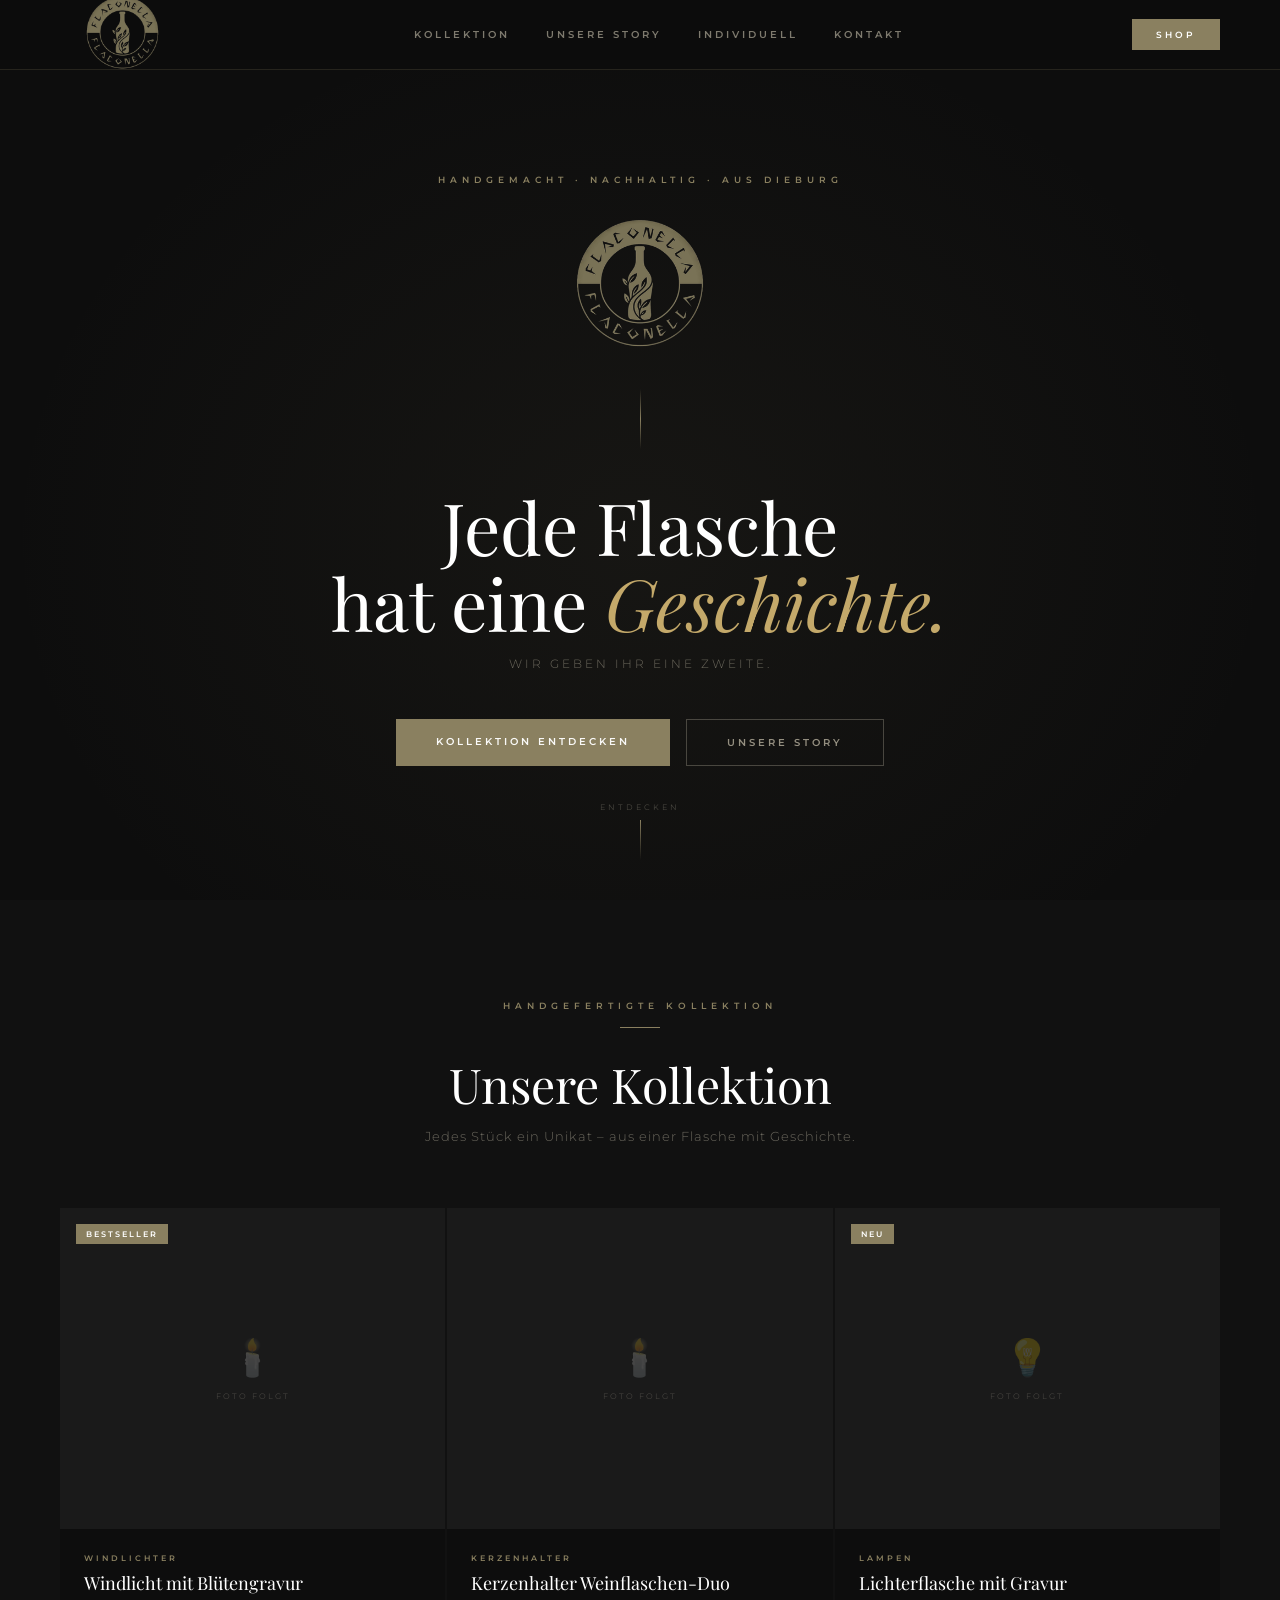
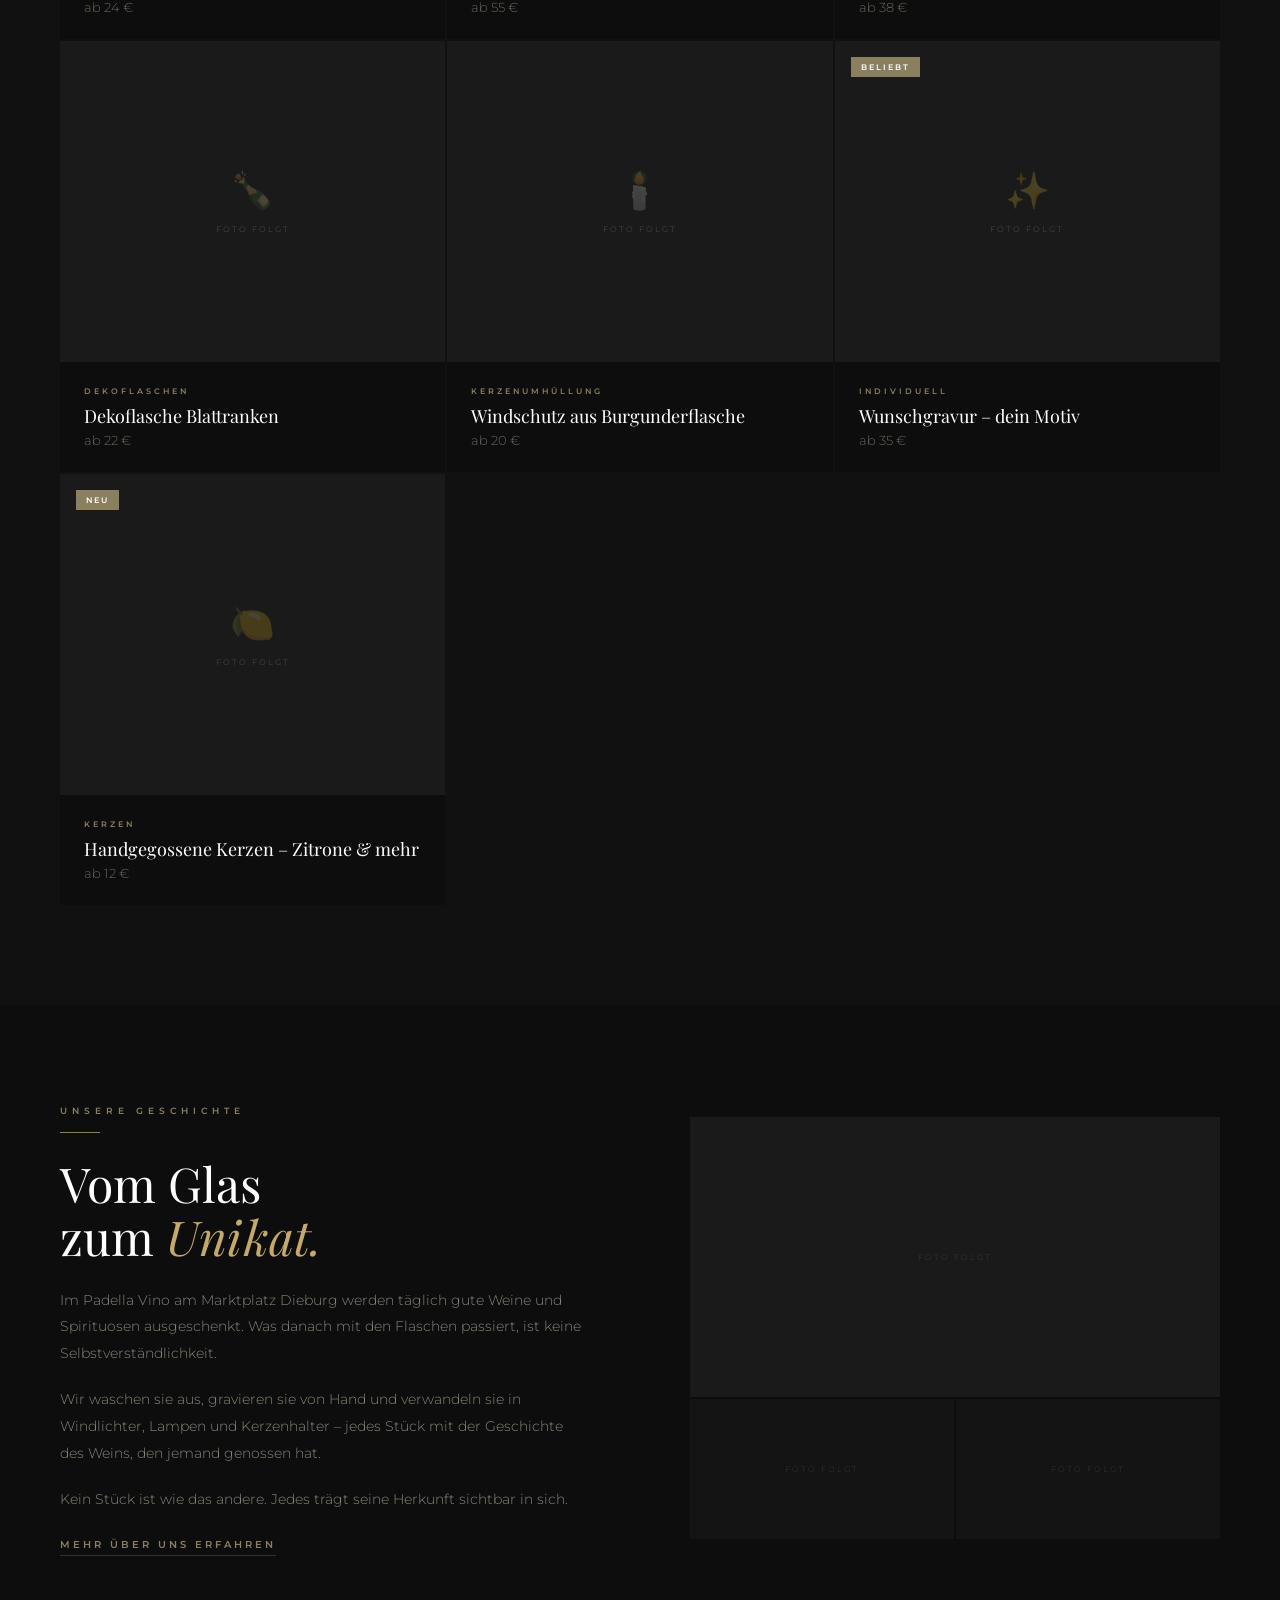
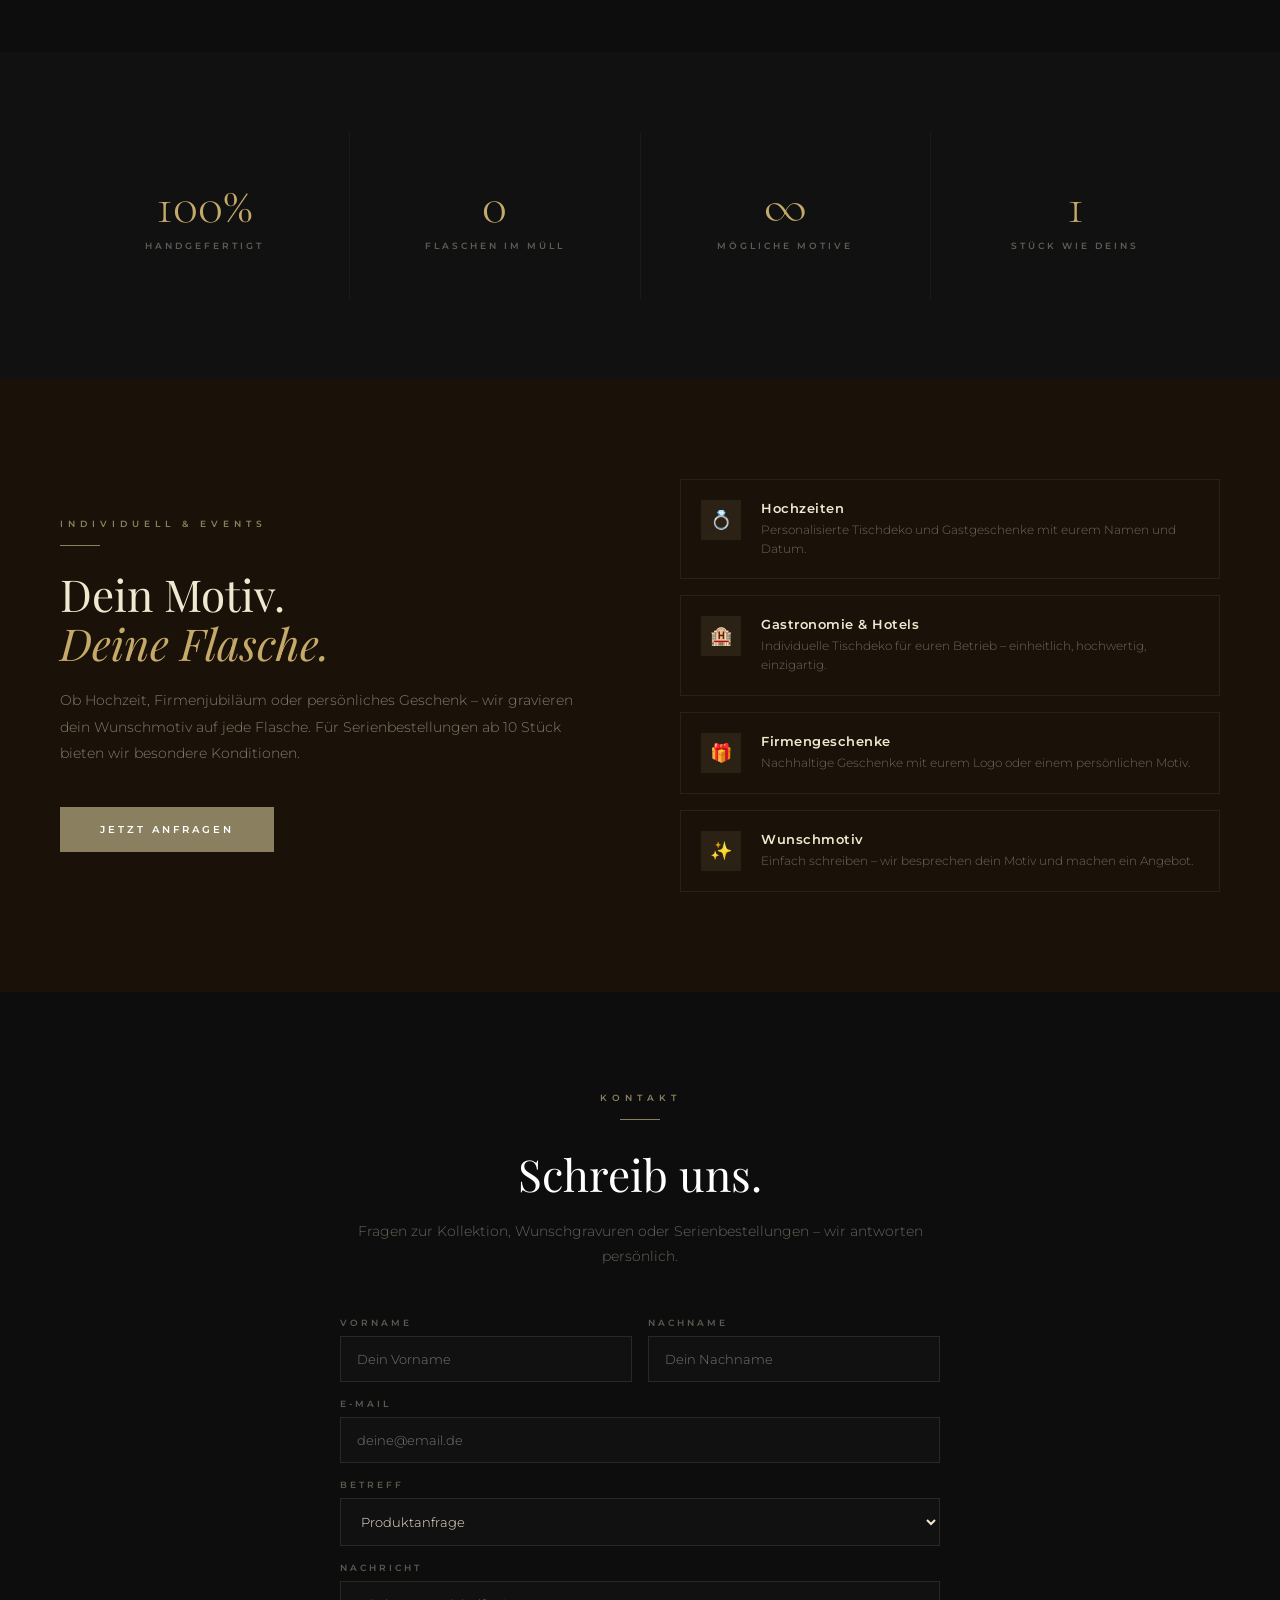
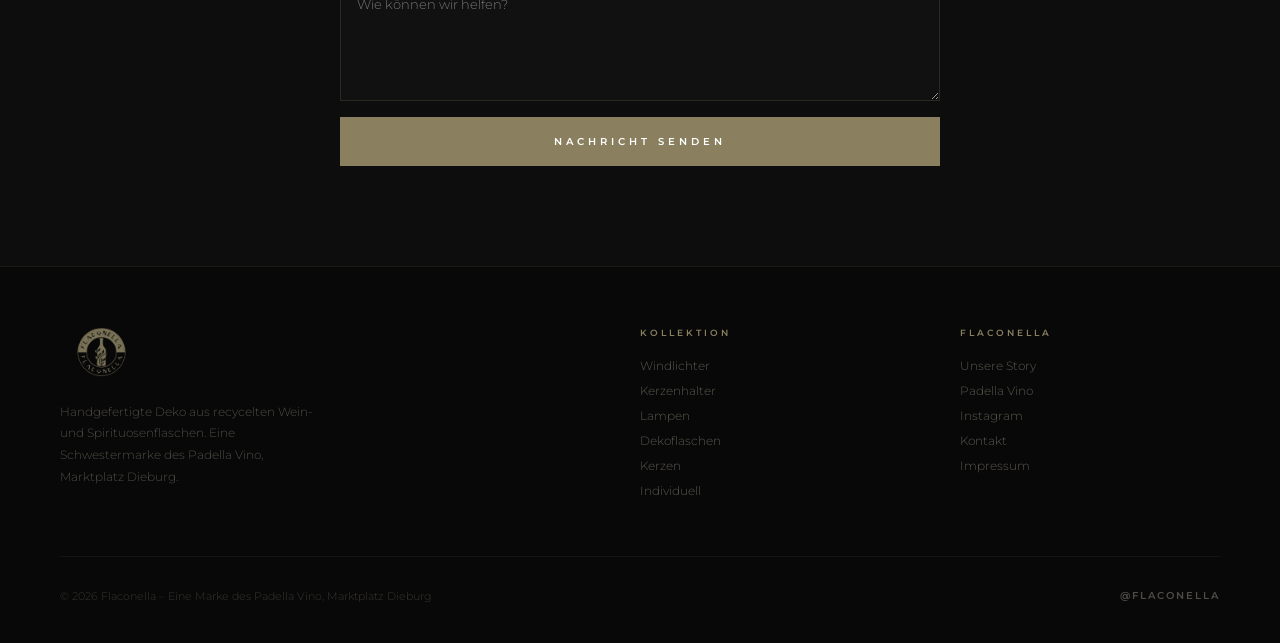
<file: outputs/flaconella-website.html>
<!DOCTYPE html>
<html lang="de">
<head>
<meta charset="UTF-8">
<meta name="viewport" content="width=device-width, initial-scale=1.0">
<title>Flaconella – Handgefertigte Deko aus recycelten Flaschen</title>
<link href="https://fonts.googleapis.com/css2?family=Playfair+Display:ital,wght@0,400;0,700;1,400&family=Cormorant+Garamond:wght@300;400;500&family=Montserrat:wght@300;400;600&display=swap" rel="stylesheet">
<style>
* { margin: 0; padding: 0; box-sizing: border-box; }
html { scroll-behavior: smooth; }
body { font-family: 'Montserrat', sans-serif; background: #0d0d0d; color: #f0e8d0; }

/* NAV */
nav {
  position: fixed; top: 0; left: 0; right: 0; z-index: 100;
  background: rgba(13,13,13,0.95); backdrop-filter: blur(10px);
  border-bottom: 1px solid rgba(138,128,96,0.2);
  padding: 0 60px;
  display: flex; align-items: center; justify-content: space-between;
  height: 70px;
}
.nav-logo img { height: 75px; }
.nav-links { display: flex; gap: 36px; }
.nav-links a { font-size: 10px; letter-spacing: 3px; text-transform: uppercase; color: rgba(240,232,208,0.5); text-decoration: none; transition: color 0.2s; font-weight: 600; }
.nav-links a:hover { color: #c4a96a; }
.nav-cta { background: #8a8060; color: #fff; padding: 10px 24px; font-size: 9px; letter-spacing: 3px; text-transform: uppercase; text-decoration: none; font-weight: 600; transition: background 0.2s; }
.nav-cta:hover { background: #c4a96a; }

/* HERO */
.hero {
  min-height: 100vh;
  background: #0d0d0d;
  display: flex; flex-direction: column; align-items: center; justify-content: center;
  text-align: center; padding: 120px 60px 80px;
  position: relative; overflow: hidden;
}
.hero::before {
  content: '';
  position: absolute; inset: 0;
  background: radial-gradient(ellipse at 50% 60%, rgba(138,128,96,0.08) 0%, transparent 70%);
}
.hero-tag { font-size: 9px; letter-spacing: 5px; text-transform: uppercase; color: #8a8060; margin-bottom: 32px; font-weight: 600; }
.hero img { width: 220px; margin-bottom: 40px; position: relative; }
.hero-line { width: 1px; height: 60px; background: linear-gradient(to bottom, transparent, #8a8060, transparent); margin: 0 auto 40px; }
.hero h1 { font-family: 'Playfair Display', serif; font-size: 72px; font-weight: 400; color: #fff; line-height: 1.05; margin-bottom: 16px; position: relative; }
.hero h1 em { font-style: italic; color: #c4a96a; }
.hero-sub { font-size: 12px; letter-spacing: 3px; text-transform: uppercase; color: rgba(240,232,208,0.4); margin-bottom: 48px; font-weight: 300; }
.hero-btns { display: flex; gap: 16px; }
.btn-primary { background: #8a8060; color: #fff; padding: 16px 40px; font-size: 10px; letter-spacing: 3px; text-transform: uppercase; text-decoration: none; font-weight: 600; transition: background 0.2s; }
.btn-primary:hover { background: #c4a96a; }
.btn-secondary { border: 1px solid rgba(240,232,208,0.25); color: rgba(240,232,208,0.6); padding: 16px 40px; font-size: 10px; letter-spacing: 3px; text-transform: uppercase; text-decoration: none; font-weight: 600; transition: all 0.2s; }
.btn-secondary:hover { border-color: #8a8060; color: #c4a96a; }
.hero-scroll { position: absolute; bottom: 40px; left: 50%; transform: translateX(-50%); display: flex; flex-direction: column; align-items: center; gap: 8px; }
.hero-scroll span { font-size: 8px; letter-spacing: 3px; text-transform: uppercase; color: rgba(240,232,208,0.25); }
.scroll-line { width: 1px; height: 40px; background: linear-gradient(to bottom, #8a8060, transparent); }

/* SECTION COMMONS */
section { padding: 100px 60px; }
.section-tag { font-size: 9px; letter-spacing: 5px; text-transform: uppercase; color: #8a8060; margin-bottom: 16px; font-weight: 600; }
.section-rule { width: 40px; height: 1px; background: #8a8060; margin-bottom: 24px; }

/* PRODUCTS */
.products { background: #111; }
.products-header { text-align: center; margin-bottom: 64px; }
.products-header h2 { font-family: 'Playfair Display', serif; font-size: 48px; font-weight: 400; color: #fff; margin-bottom: 12px; }
.products-header p { font-size: 13px; color: rgba(240,232,208,0.4); letter-spacing: 1px; font-weight: 300; }
.products-grid { display: grid; grid-template-columns: repeat(3, 1fr); gap: 2px; }
.product-card { background: #0d0d0d; position: relative; overflow: hidden; cursor: pointer; }
.product-card:hover .product-overlay { opacity: 1; }
.product-img { width: 100%; height: 320px; background: #1a1a1a; display: flex; align-items: center; justify-content: center; }
.product-placeholder { display: flex; flex-direction: column; align-items: center; gap: 12px; }
.product-placeholder .ph-icon { font-size: 36px; opacity: 0.2; }
.product-placeholder .ph-text { font-size: 8px; letter-spacing: 2px; text-transform: uppercase; color: rgba(240,232,208,0.2); }
.product-overlay { position: absolute; inset: 0; background: rgba(13,13,13,0.85); opacity: 0; transition: opacity 0.3s; display: flex; align-items: center; justify-content: center; }
.product-overlay-btn { border: 1px solid rgba(196,169,106,0.5); color: #c4a96a; padding: 12px 28px; font-size: 9px; letter-spacing: 3px; text-transform: uppercase; }
.product-info { padding: 24px; border-top: 1px solid #1a1a1a; }
.product-cat { font-size: 8px; letter-spacing: 3px; text-transform: uppercase; color: #8a8060; margin-bottom: 8px; display: block; font-weight: 600; }
.product-name { font-family: 'Playfair Display', serif; font-size: 18px; color: #fff; margin-bottom: 4px; }
.product-price { font-size: 13px; color: rgba(240,232,208,0.4); font-weight: 300; }
.product-badge { position: absolute; top: 16px; left: 16px; background: #8a8060; color: #fff; font-size: 8px; letter-spacing: 2px; text-transform: uppercase; padding: 5px 10px; font-weight: 600; }

/* STORY */
.story { background: #0d0d0d; }
.story-grid { display: grid; grid-template-columns: 1fr 1fr; gap: 100px; align-items: center; }
.story-text .section-tag { display: block; }
.story-text h2 { font-family: 'Playfair Display', serif; font-size: 48px; font-weight: 400; color: #fff; line-height: 1.1; margin-bottom: 24px; }
.story-text h2 em { font-style: italic; color: #c4a96a; }
.story-text p { font-size: 14px; color: rgba(240,232,208,0.55); line-height: 1.9; font-weight: 300; margin-bottom: 20px; }
.story-text .story-link { font-size: 10px; letter-spacing: 3px; text-transform: uppercase; color: #8a8060; text-decoration: none; font-weight: 600; border-bottom: 1px solid rgba(138,128,96,0.3); padding-bottom: 4px; }
.story-visual { display: flex; flex-direction: column; gap: 2px; }
.story-img-main { width: 100%; height: 280px; background: #1a1a1a; display: flex; align-items: center; justify-content: center; }
.story-img-row { display: grid; grid-template-columns: 1fr 1fr; gap: 2px; }
.story-img-small { height: 140px; background: #141414; display: flex; align-items: center; justify-content: center; }
.img-placeholder { font-size: 8px; letter-spacing: 2px; text-transform: uppercase; color: rgba(240,232,208,0.12); }

/* NUMBERS */
.numbers { background: #111; padding: 80px 60px; }
.numbers-grid { display: grid; grid-template-columns: repeat(4, 1fr); gap: 1px; background: #1a1a1a; }
.number-item { background: #111; padding: 48px 36px; text-align: center; }
.number-val { font-family: 'Cormorant Garamond', serif; font-size: 52px; font-weight: 300; color: #c4a96a; line-height: 1; margin-bottom: 8px; }
.number-label { font-size: 9px; letter-spacing: 3px; text-transform: uppercase; color: rgba(240,232,208,0.35); font-weight: 600; }

/* CUSTOM */
.custom { background: #1a1208; }
.custom-inner { display: grid; grid-template-columns: 1fr 1fr; gap: 80px; align-items: center; }
.custom-text .section-tag { display: block; }
.custom-text h2 { font-family: 'Playfair Display', serif; font-size: 44px; font-weight: 400; color: #f0e8d0; margin-bottom: 20px; line-height: 1.1; }
.custom-text h2 em { font-style: italic; color: #c4a96a; }
.custom-text p { font-size: 14px; color: rgba(240,232,208,0.5); line-height: 1.9; font-weight: 300; margin-bottom: 32px; }
.custom-items { display: flex; flex-direction: column; gap: 16px; }
.custom-item { display: flex; gap: 20px; align-items: flex-start; padding: 20px; border: 1px solid rgba(138,128,96,0.15); }
.custom-item-icon { width: 40px; height: 40px; background: rgba(138,128,96,0.15); display: flex; align-items: center; justify-content: center; font-size: 18px; flex-shrink: 0; }
.custom-item-text h4 { font-size: 13px; font-weight: 600; color: #f0e8d0; margin-bottom: 4px; letter-spacing: 0.5px; }
.custom-item-text p { font-size: 12px; color: rgba(240,232,208,0.4); font-weight: 300; line-height: 1.6; }

/* CONTACT */
.contact { background: #0d0d0d; }
.contact-inner { max-width: 600px; margin: 0 auto; text-align: center; }
.contact-inner .section-tag { display: block; }
.contact-inner h2 { font-family: 'Playfair Display', serif; font-size: 44px; font-weight: 400; color: #fff; margin-bottom: 16px; }
.contact-inner p { font-size: 14px; color: rgba(240,232,208,0.4); line-height: 1.8; font-weight: 300; margin-bottom: 48px; }
.contact-form { display: flex; flex-direction: column; gap: 16px; text-align: left; }
.form-row { display: grid; grid-template-columns: 1fr 1fr; gap: 16px; }
.form-field { display: flex; flex-direction: column; gap: 8px; }
.form-field label { font-size: 9px; letter-spacing: 3px; text-transform: uppercase; color: rgba(240,232,208,0.35); font-weight: 600; }
.form-field input, .form-field textarea, .form-field select {
  background: #111; border: 1px solid rgba(138,128,96,0.2); color: #f0e8d0;
  padding: 14px 16px; font-size: 13px; font-family: 'Montserrat', sans-serif;
  font-weight: 300; outline: none; transition: border-color 0.2s;
}
.form-field input:focus, .form-field textarea:focus, .form-field select:focus { border-color: #8a8060; }
.form-field textarea { height: 120px; resize: vertical; }
.form-field select option { background: #111; }
.form-submit { background: #8a8060; color: #fff; padding: 18px; font-size: 10px; letter-spacing: 4px; text-transform: uppercase; font-weight: 600; border: none; cursor: pointer; font-family: 'Montserrat', sans-serif; transition: background 0.2s; }
.form-submit:hover { background: #c4a96a; }

/* FOOTER */
footer {
  background: #080808; padding: 60px 60px 40px;
  border-top: 1px solid rgba(138,128,96,0.15);
}
.footer-grid { display: grid; grid-template-columns: 2fr 1fr 1fr; gap: 60px; margin-bottom: 48px; }
.footer-brand img { height: 50px; margin-bottom: 20px; }
.footer-brand p { font-size: 12px; color: rgba(240,232,208,0.3); line-height: 1.8; font-weight: 300; max-width: 260px; }
.footer-col h4 { font-size: 9px; letter-spacing: 3px; text-transform: uppercase; color: #8a8060; margin-bottom: 20px; font-weight: 600; }
.footer-col a { display: block; font-size: 12px; color: rgba(240,232,208,0.35); text-decoration: none; margin-bottom: 10px; font-weight: 300; transition: color 0.2s; }
.footer-col a:hover { color: #c4a96a; }
.footer-bottom { display: flex; justify-content: space-between; align-items: center; padding-top: 32px; border-top: 1px solid rgba(138,128,96,0.1); }
.footer-bottom p { font-size: 11px; color: rgba(240,232,208,0.2); font-weight: 300; }
.footer-bottom .instagram { font-size: 10px; letter-spacing: 2px; text-transform: uppercase; color: rgba(240,232,208,0.3); text-decoration: none; font-weight: 600; }
</style>
</head>
<body>

<!-- NAV -->
<nav>
  <div class="nav-logo"><img src="[data-uri]" alt="Flaconella"></div>
  <div class="nav-links">
    <a href="#produkte">Kollektion</a>
    <a href="#story">Unsere Story</a>
    <a href="#individuell">Individuell</a>
    <a href="#kontakt">Kontakt</a>
  </div>
  <a href="#produkte" class="nav-cta">Shop</a>
</nav>

<!-- HERO -->
<section class="hero" id="home">
  <div class="hero-tag">Handgemacht · Nachhaltig · Aus Dieburg</div>
  <img src="[data-uri]" alt="Flaconella">
  <div class="hero-line"></div>
  <h1>Jede Flasche<br>hat eine <em>Geschichte.</em></h1>
  <div class="hero-sub">Wir geben ihr eine zweite.</div>
  <div class="hero-btns">
    <a href="#produkte" class="btn-primary">Kollektion entdecken</a>
    <a href="#story" class="btn-secondary">Unsere Story</a>
  </div>
  <div class="hero-scroll">
    <span>Entdecken</span>
    <div class="scroll-line"></div>
  </div>
</section>

<!-- PRODUCTS -->
<section class="products" id="produkte">
  <div class="products-header">
    <div class="section-tag">Handgefertigte Kollektion</div>
    <div class="section-rule" style="margin: 0 auto 24px;"></div>
    <h2>Unsere Kollektion</h2>
    <p>Jedes Stück ein Unikat – aus einer Flasche mit Geschichte.</p>
  </div>
  <div class="products-grid">
    <div class="product-card">
      <div class="product-badge">Bestseller</div>
      <div class="product-img"><div class="product-placeholder"><div class="ph-icon">🕯️</div><div class="ph-text">Foto folgt</div></div></div>
      <div class="product-overlay"><div class="product-overlay-btn">Ansehen</div></div>
      <div class="product-info">
        <span class="product-cat">Windlichter</span>
        <div class="product-name">Windlicht mit Blütengravur</div>
        <div class="product-price">ab 24 €</div>
      </div>
    </div>
    <div class="product-card">
      <div class="product-img"><div class="product-placeholder"><div class="ph-icon">🕯️</div><div class="ph-text">Foto folgt</div></div></div>
      <div class="product-overlay"><div class="product-overlay-btn">Ansehen</div></div>
      <div class="product-info">
        <span class="product-cat">Kerzenhalter</span>
        <div class="product-name">Kerzenhalter Weinflaschen-Duo</div>
        <div class="product-price">ab 55 €</div>
      </div>
    </div>
    <div class="product-card">
      <div class="product-badge">Neu</div>
      <div class="product-img"><div class="product-placeholder"><div class="ph-icon">💡</div><div class="ph-text">Foto folgt</div></div></div>
      <div class="product-overlay"><div class="product-overlay-btn">Ansehen</div></div>
      <div class="product-info">
        <span class="product-cat">Lampen</span>
        <div class="product-name">Lichterflasche mit Gravur</div>
        <div class="product-price">ab 38 €</div>
      </div>
    </div>
    <div class="product-card">
      <div class="product-img"><div class="product-placeholder"><div class="ph-icon">🍾</div><div class="ph-text">Foto folgt</div></div></div>
      <div class="product-overlay"><div class="product-overlay-btn">Ansehen</div></div>
      <div class="product-info">
        <span class="product-cat">Dekoflaschen</span>
        <div class="product-name">Dekoflasche Blattranken</div>
        <div class="product-price">ab 22 €</div>
      </div>
    </div>
    <div class="product-card">
      <div class="product-img"><div class="product-placeholder"><div class="ph-icon">🕯️</div><div class="ph-text">Foto folgt</div></div></div>
      <div class="product-overlay"><div class="product-overlay-btn">Ansehen</div></div>
      <div class="product-info">
        <span class="product-cat">Kerzenumhüllung</span>
        <div class="product-name">Windschutz aus Burgunderflasche</div>
        <div class="product-price">ab 20 €</div>
      </div>
    </div>
    <div class="product-card">
      <div class="product-badge">Beliebt</div>
      <div class="product-img"><div class="product-placeholder"><div class="ph-icon">✨</div><div class="ph-text">Foto folgt</div></div></div>
      <div class="product-overlay"><div class="product-overlay-btn">Ansehen</div></div>
      <div class="product-info">
        <span class="product-cat">Individuell</span>
        <div class="product-name">Wunschgravur – dein Motiv</div>
        <div class="product-price">ab 35 €</div>
      </div>
    </div>
    <div class="product-card">
      <div class="product-badge">Neu</div>
      <div class="product-img"><div class="product-placeholder"><div class="ph-icon">🍋</div><div class="ph-text">Foto folgt</div></div></div>
      <div class="product-overlay"><div class="product-overlay-btn">Ansehen</div></div>
      <div class="product-info">
        <span class="product-cat">Kerzen</span>
        <div class="product-name">Handgegossene Kerzen – Zitrone & mehr</div>
        <div class="product-price">ab 12 €</div>
      </div>
    </div>
  </div>
</section>

<!-- STORY -->
<section class="story" id="story">
  <div class="story-grid">
    <div class="story-text">
      <span class="section-tag">Unsere Geschichte</span>
      <div class="section-rule"></div>
      <h2>Vom Glas<br>zum <em>Unikat.</em></h2>
      <p>Im Padella Vino am Marktplatz Dieburg werden täglich gute Weine und Spirituosen ausgeschenkt. Was danach mit den Flaschen passiert, ist keine Selbstverständlichkeit.</p>
      <p>Wir waschen sie aus, gravieren sie von Hand und verwandeln sie in Windlichter, Lampen und Kerzenhalter – jedes Stück mit der Geschichte des Weins, den jemand genossen hat.</p>
      <p>Kein Stück ist wie das andere. Jedes trägt seine Herkunft sichtbar in sich.</p>
      <a href="#kontakt" class="story-link">Mehr über uns erfahren</a>
    </div>
    <div class="story-visual">
      <div class="story-img-main"><div class="img-placeholder">Foto folgt</div></div>
      <div class="story-img-row">
        <div class="story-img-small"><div class="img-placeholder">Foto folgt</div></div>
        <div class="story-img-small"><div class="img-placeholder">Foto folgt</div></div>
      </div>
    </div>
  </div>
</section>

<!-- NUMBERS -->
<div class="numbers">
  <div class="numbers-grid">
    <div class="number-item"><div class="number-val">100%</div><div class="number-label">Handgefertigt</div></div>
    <div class="number-item"><div class="number-val">0</div><div class="number-label">Flaschen im Müll</div></div>
    <div class="number-item"><div class="number-val">∞</div><div class="number-label">Mögliche Motive</div></div>
    <div class="number-item"><div class="number-val">1</div><div class="number-label">Stück wie deins</div></div>
  </div>
</div>

<!-- CUSTOM -->
<section class="custom" id="individuell">
  <div class="custom-inner">
    <div class="custom-text">
      <span class="section-tag">Individuell & Events</span>
      <div class="section-rule"></div>
      <h2>Dein Motiv.<br><em>Deine Flasche.</em></h2>
      <p>Ob Hochzeit, Firmenjubiläum oder persönliches Geschenk – wir gravieren dein Wunschmotiv auf jede Flasche. Für Serienbestellungen ab 10 Stück bieten wir besondere Konditionen.</p>
      <a href="#kontakt" class="btn-primary" style="display: inline-block; margin-top: 8px;">Jetzt anfragen</a>
    </div>
    <div class="custom-items">
      <div class="custom-item">
        <div class="custom-item-icon">💍</div>
        <div class="custom-item-text">
          <h4>Hochzeiten</h4>
          <p>Personalisierte Tischdeko und Gastgeschenke mit eurem Namen und Datum.</p>
        </div>
      </div>
      <div class="custom-item">
        <div class="custom-item-icon">🏨</div>
        <div class="custom-item-text">
          <h4>Gastronomie & Hotels</h4>
          <p>Individuelle Tischdeko für euren Betrieb – einheitlich, hochwertig, einzigartig.</p>
        </div>
      </div>
      <div class="custom-item">
        <div class="custom-item-icon">🎁</div>
        <div class="custom-item-text">
          <h4>Firmengeschenke</h4>
          <p>Nachhaltige Geschenke mit eurem Logo oder einem persönlichen Motiv.</p>
        </div>
      </div>
      <div class="custom-item">
        <div class="custom-item-icon">✨</div>
        <div class="custom-item-text">
          <h4>Wunschmotiv</h4>
          <p>Einfach schreiben – wir besprechen dein Motiv und machen ein Angebot.</p>
        </div>
      </div>
    </div>
  </div>
</section>

<!-- CONTACT -->
<section class="contact" id="kontakt">
  <div class="contact-inner">
    <span class="section-tag">Kontakt</span>
    <div class="section-rule" style="margin: 0 auto 24px;"></div>
    <h2>Schreib uns.</h2>
    <p>Fragen zur Kollektion, Wunschgravuren oder Serienbestellungen – wir antworten persönlich.</p>
    <form class="contact-form">
      <div class="form-row">
        <div class="form-field"><label>Vorname</label><input type="text" placeholder="Dein Vorname"></div>
        <div class="form-field"><label>Nachname</label><input type="text" placeholder="Dein Nachname"></div>
      </div>
      <div class="form-field"><label>E-Mail</label><input type="email" placeholder="deine@email.de"></div>
      <div class="form-field">
        <label>Betreff</label>
        <select>
          <option>Produktanfrage</option>
          <option>Wunschgravur</option>
          <option>Hochzeit / Event</option>
          <option>Gastronomie / Hotel</option>
          <option>Sonstiges</option>
        </select>
      </div>
      <div class="form-field"><label>Nachricht</label><textarea placeholder="Wie können wir helfen?"></textarea></div>
      <button type="submit" class="form-submit">Nachricht senden</button>
    </form>
  </div>
</section>

<!-- FOOTER -->
<footer>
  <div class="footer-grid">
    <div class="footer-brand">
      <img src="[data-uri]" alt="Flaconella">
      <p>Handgefertigte Deko aus recycelten Wein- und Spirituosenflaschen. Eine Schwestermarke des Padella Vino, Marktplatz Dieburg.</p>
    </div>
    <div class="footer-col">
      <h4>Kollektion</h4>
      <a href="#">Windlichter</a>
      <a href="#">Kerzenhalter</a>
      <a href="#">Lampen</a>
      <a href="#">Dekoflaschen</a>
      <a href="#">Kerzen</a>
      <a href="#">Individuell</a>
    </div>
    <div class="footer-col">
      <h4>Flaconella</h4>
      <a href="#">Unsere Story</a>
      <a href="#">Padella Vino</a>
      <a href="#">Instagram</a>
      <a href="#">Kontakt</a>
      <a href="#">Impressum</a>
    </div>
  </div>
  <div class="footer-bottom">
    <p>© 2026 Flaconella – Eine Marke des Padella Vino, Marktplatz Dieburg</p>
    <a href="#" class="instagram">@flaconella</a>
  </div>
</footer>

</body>
</html>
</file>
